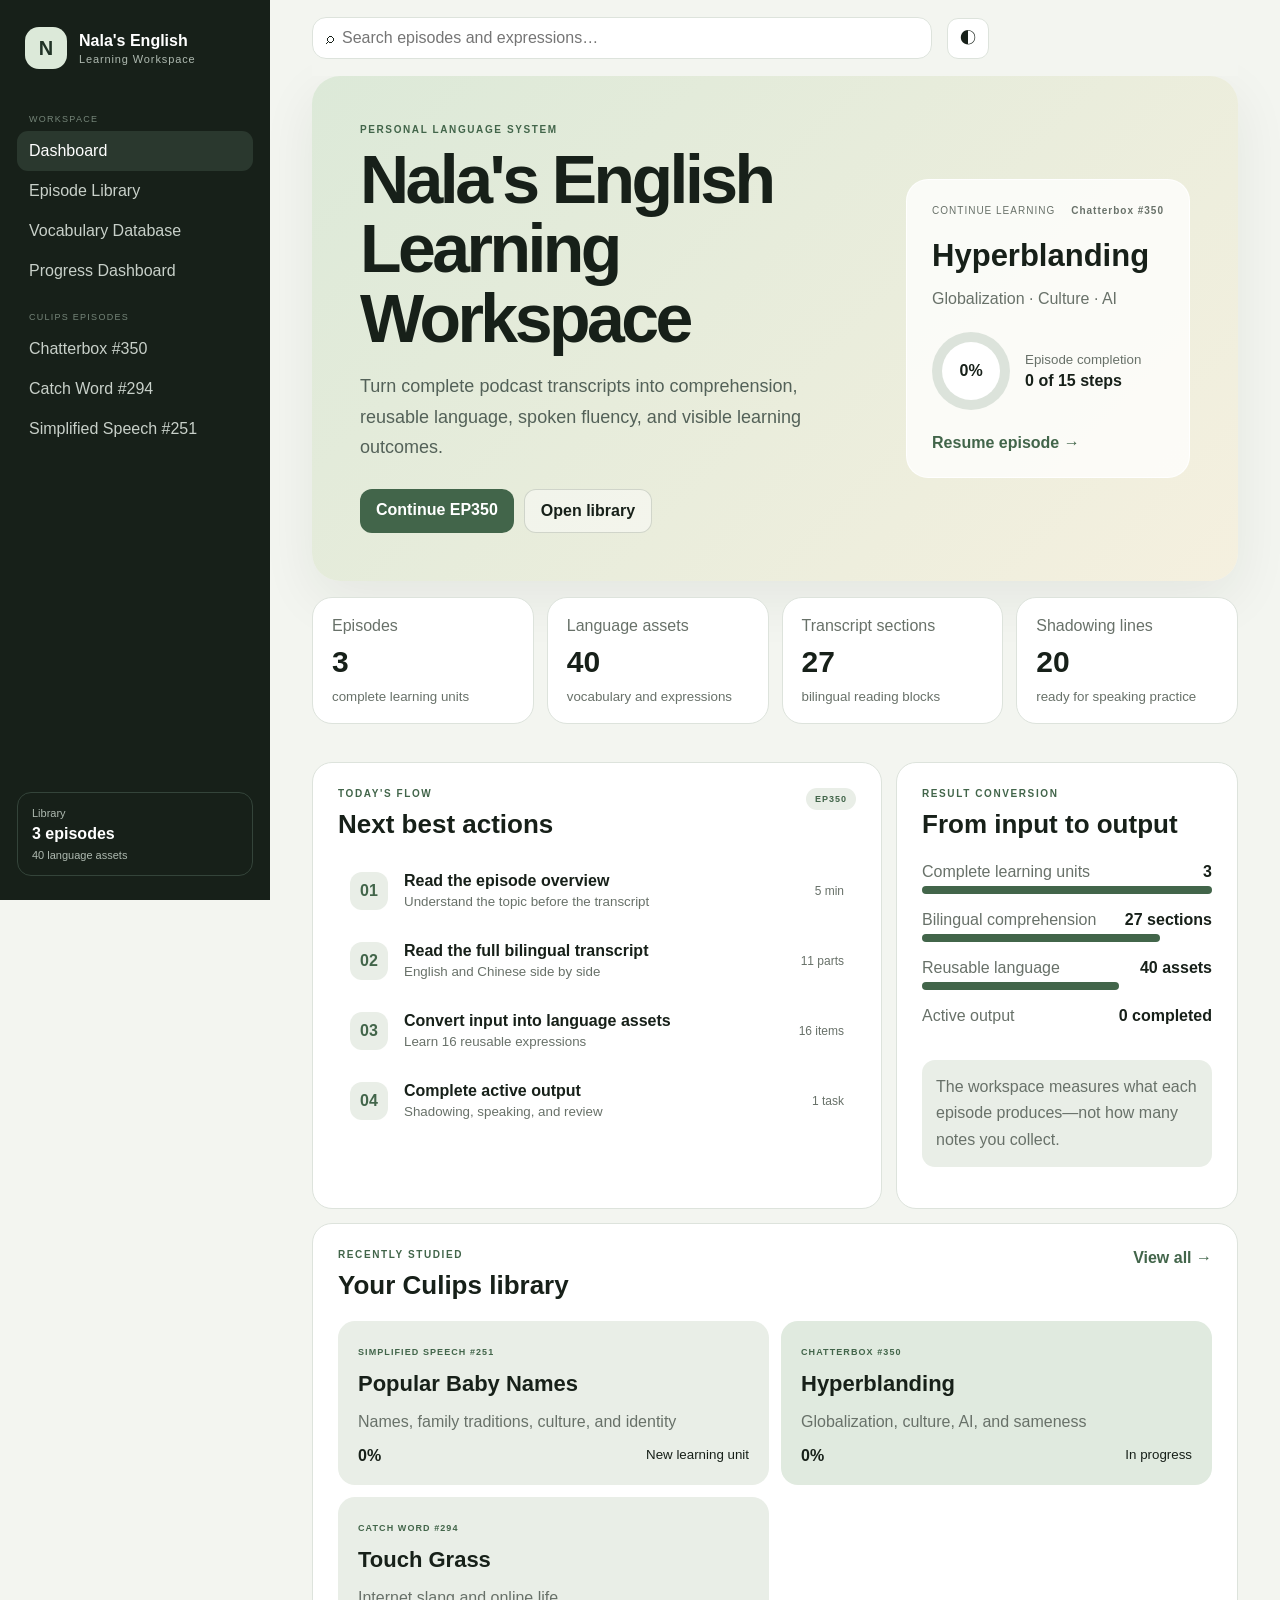
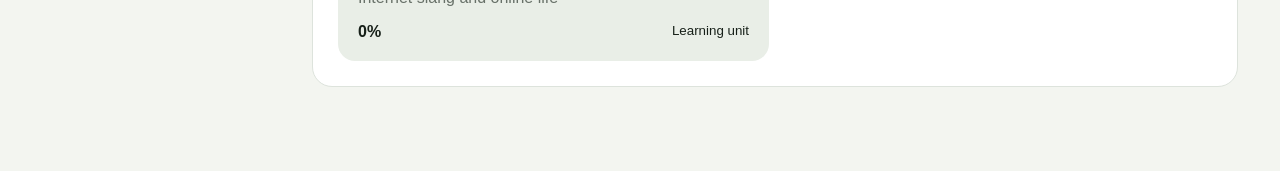
<file: index.html>
<!doctype html>
<html lang="zh-CN"><head><meta charset="utf-8"><meta name="viewport" content="width=device-width,initial-scale=1">
<meta name="description" content="Nala's English Learning Workspace"><title>Nala&#x27;s English Learning Workspace</title>
<link rel="stylesheet" href="assets/css/styles.css"></head>
<body><div class="app">
<aside class="sidebar" id="sidebar">
  <a class="brand" href="index.html"><span class="brand-mark">N</span><span><b>Nala's English</b><small>Learning Workspace</small></span></a>
  <nav>
    <div class="nav-label">WORKSPACE</div>
    <a class="nav active" href="index.html">Dashboard</a><a class="nav" href="library.html">Episode Library</a><a class="nav" href="vocabulary.html">Vocabulary Database</a><a class="nav" href="progress.html">Progress Dashboard</a>
    <div class="nav-label">CULIPS EPISODES</div>
    <a class="nav" href="episodes/ep350.html">Chatterbox #350</a>
    <a class="nav" href="episodes/ep294.html">Catch Word #294</a>
    <a class="nav" href="episodes/ep251.html">Simplified Speech #251</a>
  </nav>
  <div class="side-summary"><span>Library</span><b>3 episodes</b><small>40 language assets</small></div>
</aside>
<main><header class="topbar"><button class="menu" id="menu">☰</button><div class="searchbox"><span>⌕</span><input id="siteSearch" placeholder="Search episodes and expressions…"></div><button class="theme" id="theme">◐</button></header>

<section class="page dashboard">
  <div class="hero">
    <div>
      <p class="eyebrow">PERSONAL LANGUAGE SYSTEM</p>
      <h1>Nala's English<br>Learning Workspace</h1>
      <p class="hero-copy">Turn complete podcast transcripts into comprehension, reusable language, spoken fluency, and visible learning outcomes.</p>
      <div class="hero-actions"><a class="primary" href="episodes/ep350.html">Continue EP350</a><a class="secondary" href="library.html">Open library</a></div>
    </div>
    <article class="continue-card">
      <div class="card-label"><span>CONTINUE LEARNING</span><b>Chatterbox #350</b></div>
      <h2>Hyperblanding</h2><p>Globalization · Culture · AI</p>
      <div class="progress-row"><div class="progress-ring" data-ring="ep350"><span>0%</span></div><div><small>Episode completion</small><strong data-progress-label="ep350">0 of 16 steps</strong></div></div>
      <a href="episodes/ep350.html">Resume episode →</a>
    </article>
  </div>
  <div class="metric-grid">
    <article class="metric"><span>Episodes</span><strong>3</strong><small>complete learning units</small></article>
    <article class="metric"><span>Language assets</span><strong>40</strong><small>vocabulary and expressions</small></article>
    <article class="metric"><span>Transcript sections</span><strong>27</strong><small>bilingual reading blocks</small></article>
    <article class="metric"><span>Shadowing lines</span><strong>20</strong><small>ready for speaking practice</small></article>
  </div>
  <div class="dashboard-grid">
    <article class="panel">
      <div class="panel-head"><div><p class="eyebrow">TODAY'S FLOW</p><h2>Next best actions</h2></div><span class="pill">EP350</span></div>
      <div class="action-list">
        <a href="episodes/ep350.html#overview"><span>01</span><div><b>Read the episode overview</b><small>Understand the topic before the transcript</small></div><em>5 min</em></a>
        <a href="episodes/ep350.html#transcript"><span>02</span><div><b>Read the full bilingual transcript</b><small>English and Chinese side by side</small></div><em>11 parts</em></a>
        <a href="episodes/ep350.html#language"><span>03</span><div><b>Convert input into language assets</b><small>Learn 16 reusable expressions</small></div><em>16 items</em></a>
        <a href="episodes/ep350.html#output"><span>04</span><div><b>Complete active output</b><small>Shadowing, speaking, and review</small></div><em>1 task</em></a>
      </div>
    </article>
    <article class="panel">
      <div class="panel-head"><div><p class="eyebrow">RESULT CONVERSION</p><h2>From input to output</h2></div></div>
      <div class="funnel">
        <div><span>Complete learning units</span><b>3</b><i style="width:100%"></i></div>
        <div><span>Bilingual comprehension</span><b>27 sections</b><i style="width:82%"></i></div>
        <div><span>Reusable language</span><b>40 assets</b><i style="width:68%"></i></div>
        <div><span>Active output</span><b id="outputMetric">0 completed</b><i id="outputBar" style="width:0%"></i></div>
      </div>
      <p class="callout">The workspace measures what each episode produces—not how many notes you collect.</p>
    </article>
  </div>
  <article class="panel">
    <div class="panel-head"><div><p class="eyebrow">RECENTLY STUDIED</p><h2>Your Culips library</h2></div><a href="library.html">View all →</a></div>
    <div class="recent-grid">
      <a class="recent-card" href="episodes/ep251.html"><span>SIMPLIFIED SPEECH #251</span><h3>Popular Baby Names</h3><p>Names, family traditions, culture, and identity</p><div><b data-card-pct="ep251">0%</b><small>New learning unit</small></div></a>
      <a class="recent-card featured" href="episodes/ep350.html"><span>CHATTERBOX #350</span><h3>Hyperblanding</h3><p>Globalization, culture, AI, and sameness</p><div><b data-card-pct="ep350">0%</b><small>In progress</small></div></a>
      <a class="recent-card" href="episodes/ep294.html"><span>CATCH WORD #294</span><h3>Touch Grass</h3><p>Internet slang and online life</p><div><b data-card-pct="ep294">0%</b><small>Learning unit</small></div></a>
    </div>
  </article>
</section><div id="searchPanel" class="search-panel"></div></main></div>
<script src="assets/js/site.js"></script></body></html>
</file>
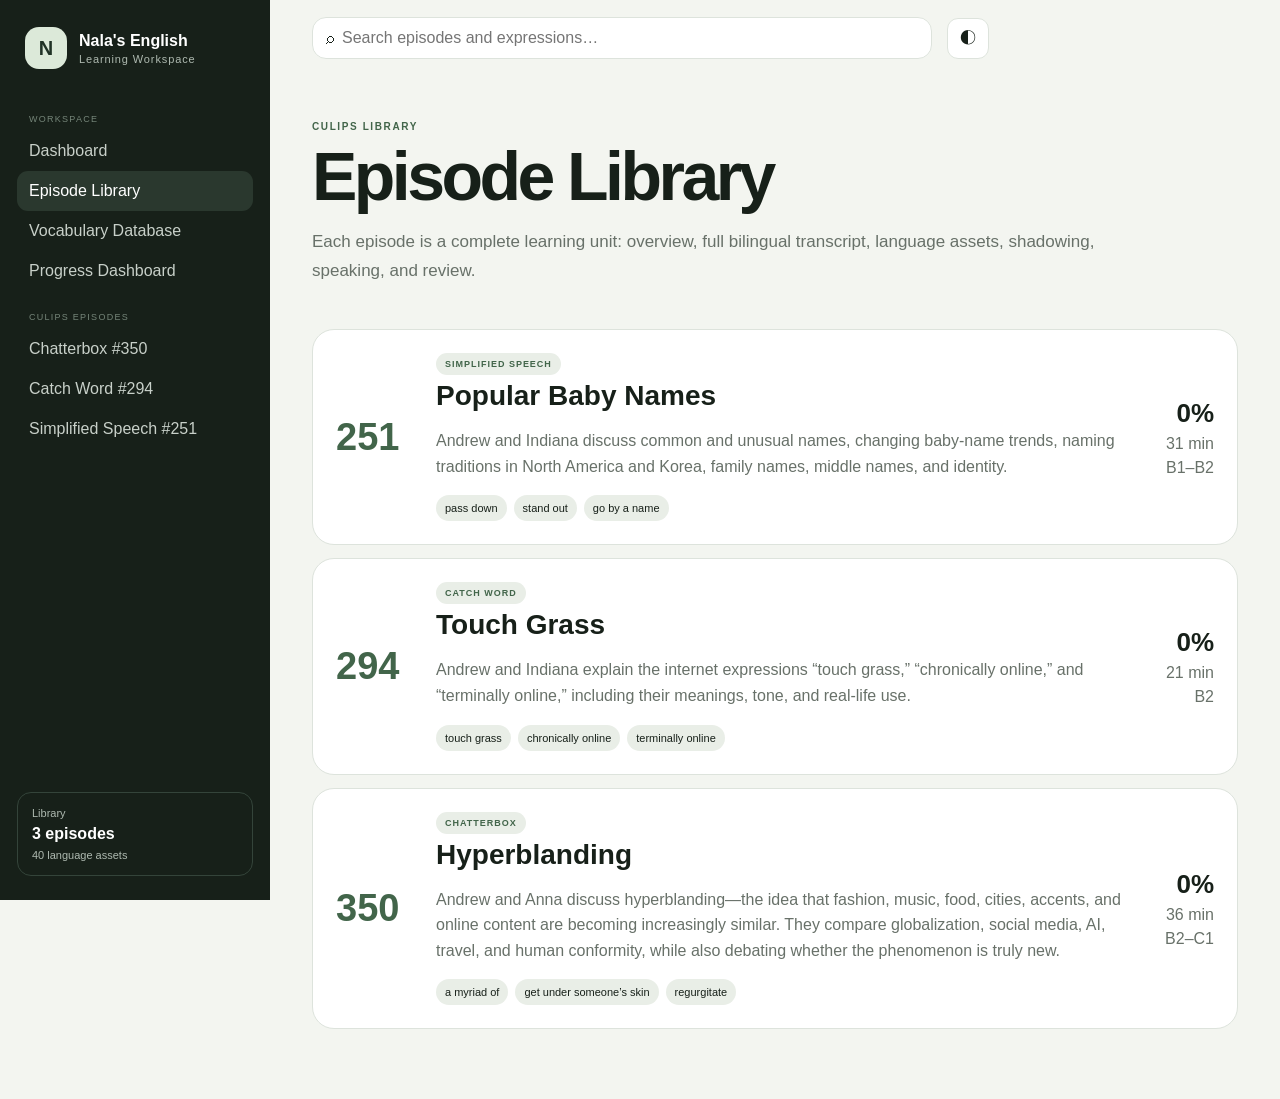
<file: library.html>
<!doctype html>
<html lang="zh-CN"><head><meta charset="utf-8"><meta name="viewport" content="width=device-width,initial-scale=1">
<meta name="description" content="Nala's English Learning Workspace"><title>Episode Library</title>
<link rel="stylesheet" href="assets/css/styles.css"></head>
<body><div class="app">
<aside class="sidebar" id="sidebar">
  <a class="brand" href="index.html"><span class="brand-mark">N</span><span><b>Nala's English</b><small>Learning Workspace</small></span></a>
  <nav>
    <div class="nav-label">WORKSPACE</div>
    <a class="nav" href="index.html">Dashboard</a><a class="nav active" href="library.html">Episode Library</a><a class="nav" href="vocabulary.html">Vocabulary Database</a><a class="nav" href="progress.html">Progress Dashboard</a>
    <div class="nav-label">CULIPS EPISODES</div>
    <a class="nav" href="episodes/ep350.html">Chatterbox #350</a>
    <a class="nav" href="episodes/ep294.html">Catch Word #294</a>
    <a class="nav" href="episodes/ep251.html">Simplified Speech #251</a>
  </nav>
  <div class="side-summary"><span>Library</span><b>3 episodes</b><small>40 language assets</small></div>
</aside>
<main><header class="topbar"><button class="menu" id="menu">☰</button><div class="searchbox"><span>⌕</span><input id="siteSearch" placeholder="Search episodes and expressions…"></div><button class="theme" id="theme">◐</button></header>

<section class="page">
<div class="page-title"><p class="eyebrow">CULIPS LIBRARY</p><h1>Episode Library</h1><p>Each episode is a complete learning unit: overview, full bilingual transcript, language assets, shadowing, speaking, and review.</p></div>
<div class="library-list">
<a class="library-card" href="episodes/ep251.html">
  <div class="episode-no">251</div>
  <div><span class="pill">SIMPLIFIED SPEECH</span><h2>Popular Baby Names</h2><p>Andrew and Indiana discuss common and unusual names, changing baby-name trends, naming traditions in North America and Korea, family names, middle names, and identity.</p>
  <div class="chip-row"><span>pass down</span><span>stand out</span><span>go by a name</span></div></div>
  <div class="library-meta"><b data-card-pct="ep251">0%</b><span>31 min</span><span>B1–B2</span></div>
</a>
<a class="library-card" href="episodes/ep294.html">
  <div class="episode-no">294</div>
  <div><span class="pill">CATCH WORD</span><h2>Touch Grass</h2><p>Andrew and Indiana explain the internet expressions “touch grass,” “chronically online,” and “terminally online,” including their meanings, tone, and real-life use.</p>
  <div class="chip-row"><span>touch grass</span><span>chronically online</span><span>terminally online</span></div></div>
  <div class="library-meta"><b data-card-pct="ep294">0%</b><span>21 min</span><span>B2</span></div>
</a>
<a class="library-card" href="episodes/ep350.html">
  <div class="episode-no">350</div>
  <div><span class="pill">CHATTERBOX</span><h2>Hyperblanding</h2><p>Andrew and Anna discuss hyperblanding—the idea that fashion, music, food, cities, accents, and online content are becoming increasingly similar. They compare globalization, social media, AI, travel, and human conformity, while also debating whether the phenomenon is truly new.</p>
  <div class="chip-row"><span>a myriad of</span><span>get under someone’s skin</span><span>regurgitate</span></div></div>
  <div class="library-meta"><b data-card-pct="ep350">0%</b><span>36 min</span><span>B2–C1</span></div>
</a></div>
</section><div id="searchPanel" class="search-panel"></div></main></div>
<script src="assets/js/site.js"></script></body></html>
</file>
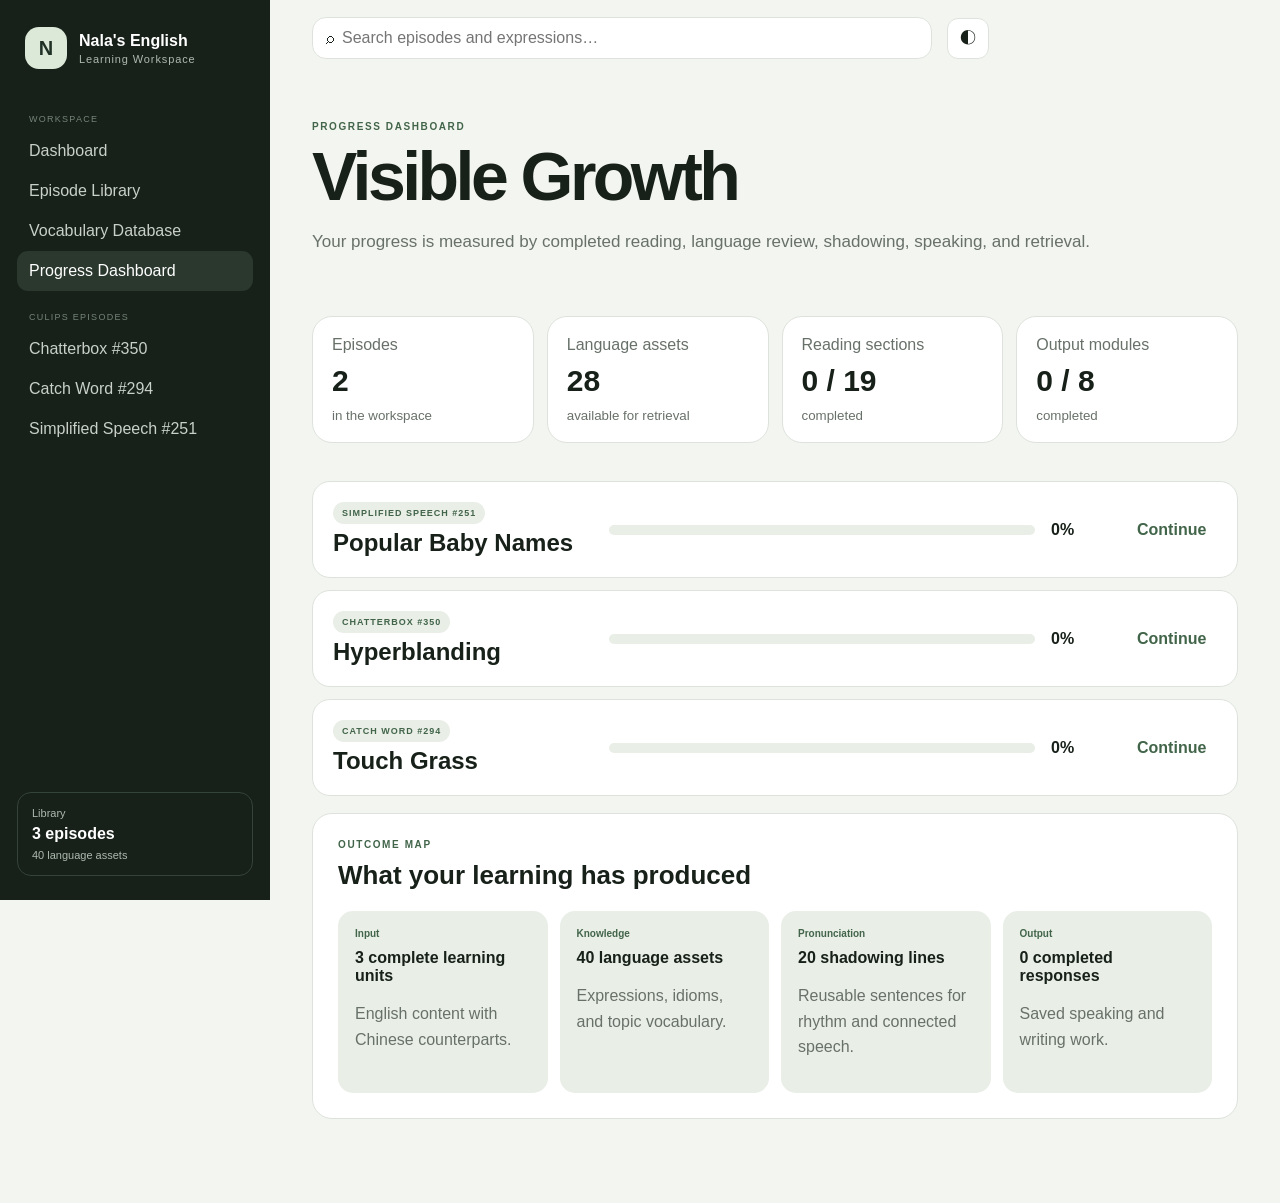
<file: progress.html>
<!doctype html>
<html lang="zh-CN"><head><meta charset="utf-8"><meta name="viewport" content="width=device-width,initial-scale=1">
<meta name="description" content="Nala's English Learning Workspace"><title>Progress Dashboard</title>
<link rel="stylesheet" href="assets/css/styles.css"></head>
<body><div class="app">
<aside class="sidebar" id="sidebar">
  <a class="brand" href="index.html"><span class="brand-mark">N</span><span><b>Nala's English</b><small>Learning Workspace</small></span></a>
  <nav>
    <div class="nav-label">WORKSPACE</div>
    <a class="nav" href="index.html">Dashboard</a><a class="nav" href="library.html">Episode Library</a><a class="nav" href="vocabulary.html">Vocabulary Database</a><a class="nav active" href="progress.html">Progress Dashboard</a>
    <div class="nav-label">CULIPS EPISODES</div>
    <a class="nav" href="episodes/ep350.html">Chatterbox #350</a>
    <a class="nav" href="episodes/ep294.html">Catch Word #294</a>
    <a class="nav" href="episodes/ep251.html">Simplified Speech #251</a>
  </nav>
  <div class="side-summary"><span>Library</span><b>3 episodes</b><small>40 language assets</small></div>
</aside>
<main><header class="topbar"><button class="menu" id="menu">☰</button><div class="searchbox"><span>⌕</span><input id="siteSearch" placeholder="Search episodes and expressions…"></div><button class="theme" id="theme">◐</button></header>

<section class="page"><div class="page-title"><p class="eyebrow">PROGRESS DASHBOARD</p><h1>Visible Growth</h1><p>Your progress is measured by completed reading, language review, shadowing, speaking, and retrieval.</p></div>
<div class="metric-grid">
<article class="metric"><span>Episodes</span><strong>2</strong><small>in the workspace</small></article>
<article class="metric"><span>Language assets</span><strong>28</strong><small>available for retrieval</small></article>
<article class="metric"><span>Reading sections</span><strong id="readTotal">0 / 19</strong><small>completed</small></article>
<article class="metric"><span>Output modules</span><strong id="outputTotal">0 / 8</strong><small>completed</small></article></div>
<div class="progress-list">
<article class="progress-episode"><div><span class="pill">SIMPLIFIED SPEECH #251</span><h2>Popular Baby Names</h2></div><div class="wide-track"><i data-wide-bar="ep251"></i></div><b data-card-pct="ep251">0%</b><a href="episodes/ep251.html">Continue</a></article>
<article class="progress-episode"><div><span class="pill">CHATTERBOX #350</span><h2>Hyperblanding</h2></div><div class="wide-track"><i data-wide-bar="ep350"></i></div><b data-card-pct="ep350">0%</b><a href="episodes/ep350.html">Continue</a></article>
<article class="progress-episode"><div><span class="pill">CATCH WORD #294</span><h2>Touch Grass</h2></div><div class="wide-track"><i data-wide-bar="ep294"></i></div><b data-card-pct="ep294">0%</b><a href="episodes/ep294.html">Continue</a></article>
</div>
<article class="panel"><div class="panel-head"><div><p class="eyebrow">OUTCOME MAP</p><h2>What your learning has produced</h2></div></div>
<div class="outcome-grid"><div><span>Input</span><b>3 complete learning units</b><p>English content with Chinese counterparts.</p></div><div><span>Knowledge</span><b>40 language assets</b><p>Expressions, idioms, and topic vocabulary.</p></div><div><span>Pronunciation</span><b>20 shadowing lines</b><p>Reusable sentences for rhythm and connected speech.</p></div><div><span>Output</span><b id="writtenOutputs">0 completed responses</b><p>Saved speaking and writing work.</p></div></div></article>
</section><div id="searchPanel" class="search-panel"></div></main></div>
<script src="assets/js/site.js"></script></body></html>
</file>
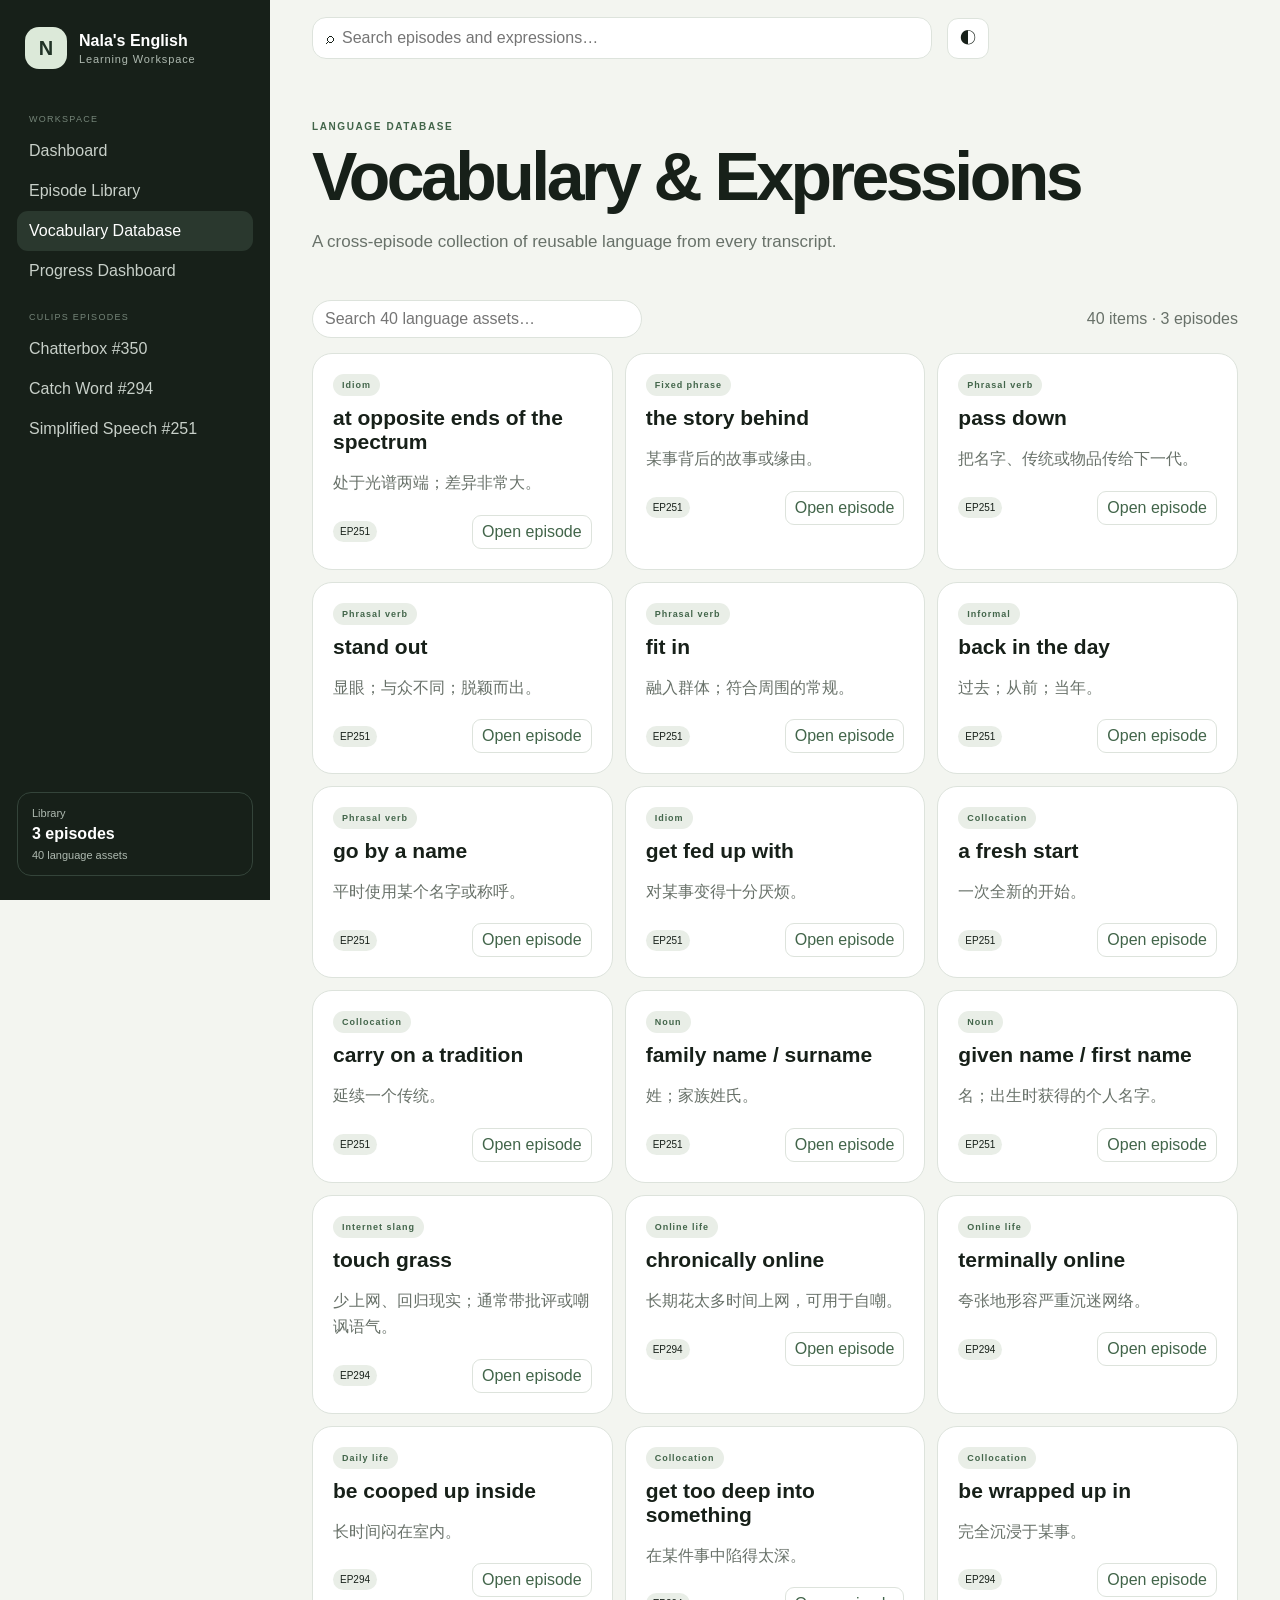
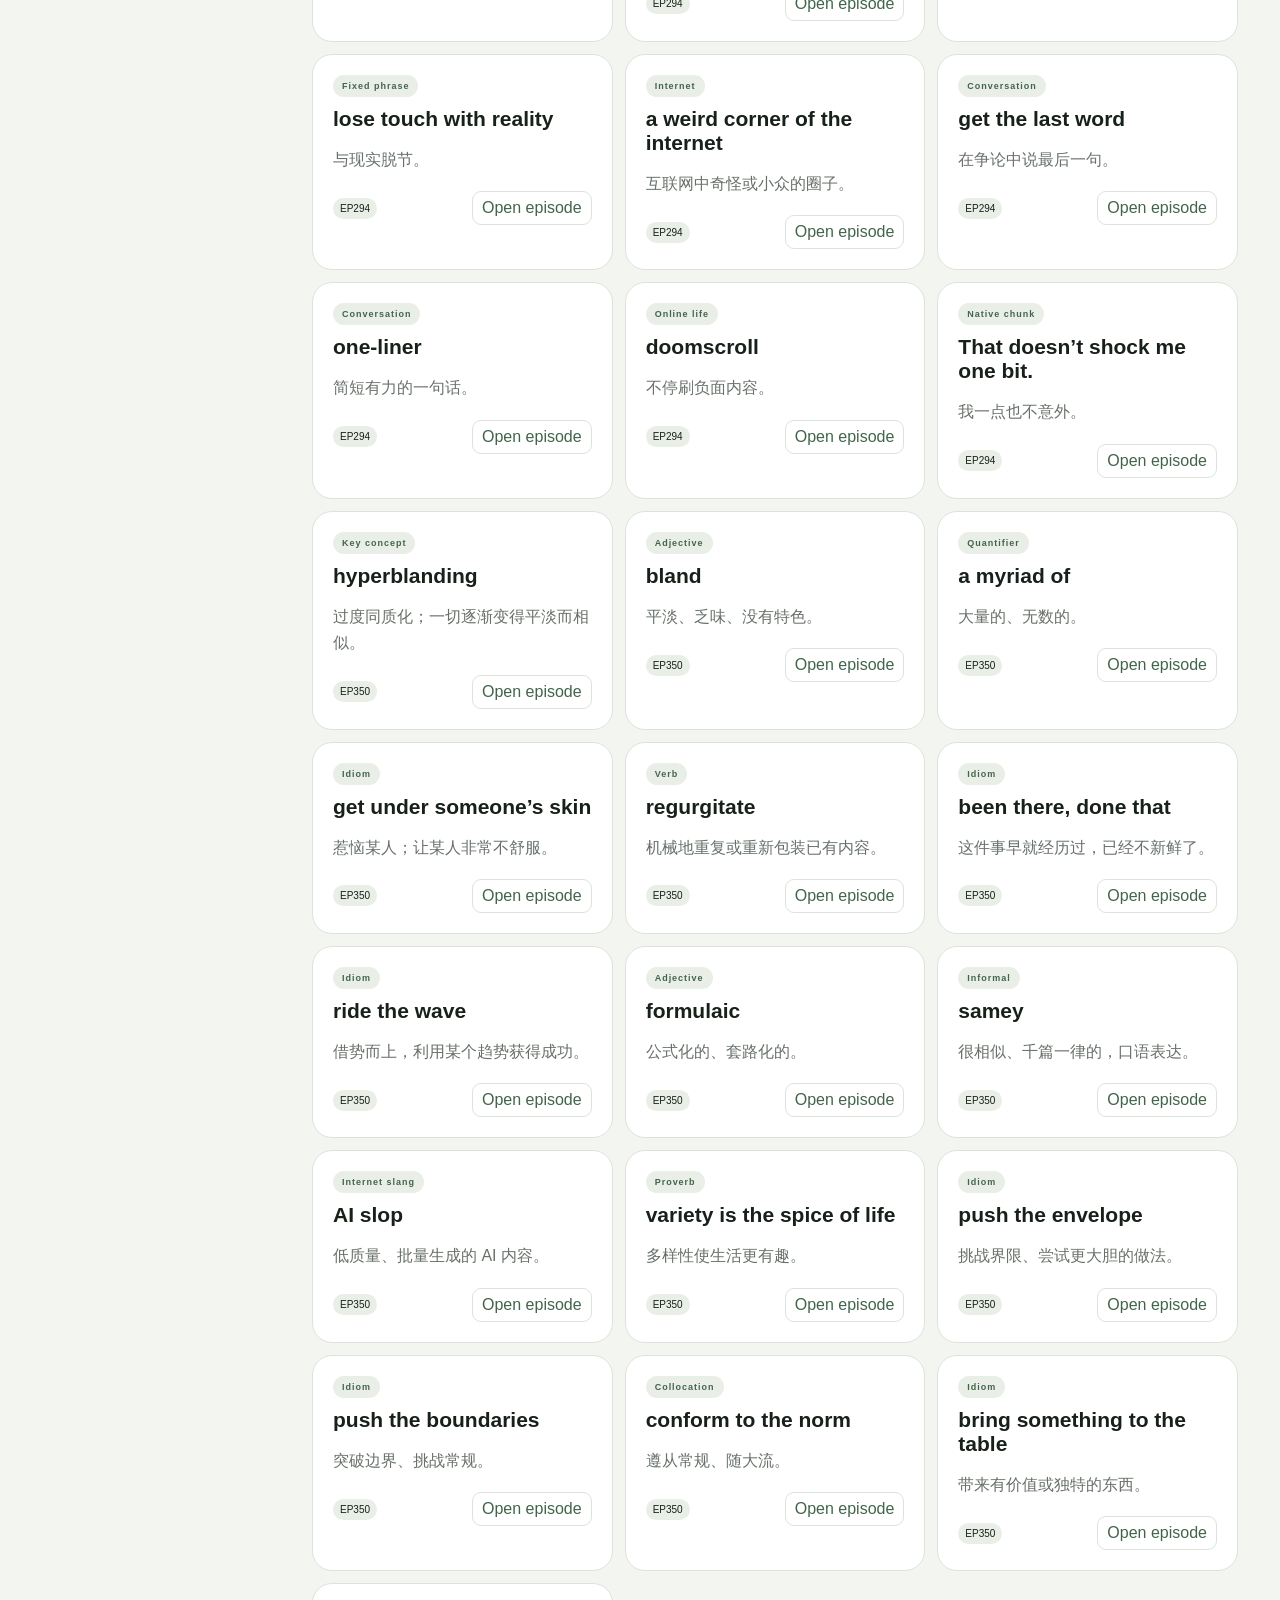
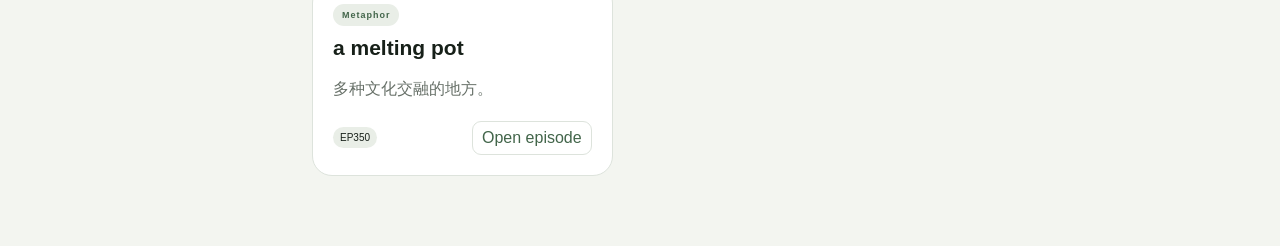
<file: vocabulary.html>
<!doctype html>
<html lang="zh-CN"><head><meta charset="utf-8"><meta name="viewport" content="width=device-width,initial-scale=1">
<meta name="description" content="Nala's English Learning Workspace"><title>Vocabulary Database</title>
<link rel="stylesheet" href="assets/css/styles.css"></head>
<body><div class="app">
<aside class="sidebar" id="sidebar">
  <a class="brand" href="index.html"><span class="brand-mark">N</span><span><b>Nala's English</b><small>Learning Workspace</small></span></a>
  <nav>
    <div class="nav-label">WORKSPACE</div>
    <a class="nav" href="index.html">Dashboard</a><a class="nav" href="library.html">Episode Library</a><a class="nav active" href="vocabulary.html">Vocabulary Database</a><a class="nav" href="progress.html">Progress Dashboard</a>
    <div class="nav-label">CULIPS EPISODES</div>
    <a class="nav" href="episodes/ep350.html">Chatterbox #350</a>
    <a class="nav" href="episodes/ep294.html">Catch Word #294</a>
    <a class="nav" href="episodes/ep251.html">Simplified Speech #251</a>
  </nav>
  <div class="side-summary"><span>Library</span><b>3 episodes</b><small>40 language assets</small></div>
</aside>
<main><header class="topbar"><button class="menu" id="menu">☰</button><div class="searchbox"><span>⌕</span><input id="siteSearch" placeholder="Search episodes and expressions…"></div><button class="theme" id="theme">◐</button></header>

<section class="page"><div class="page-title"><p class="eyebrow">LANGUAGE DATABASE</p><h1>Vocabulary & Expressions</h1><p>A cross-episode collection of reusable language from every transcript.</p></div>
<div class="database-toolbar"><input id="globalVocabSearch" placeholder="Search 40 language assets…"><span>40 items · 3 episodes</span></div>
<div class="word-grid" id="globalWordGrid"><article class="word-card global-word" data-filter-text="at opposite ends of the spectrum 处于光谱两端 idiom">
<span class="pill">Idiom</span><h3>at opposite ends of the spectrum</h3><p>处于光谱两端；差异非常大。</p><div class="word-footer"><span>EP251</span><a href="episodes/ep251.html#language">Open episode</a></div></article><article class="word-card global-word" data-filter-text="the story behind 背后的故事 fixed phrase">
<span class="pill">Fixed phrase</span><h3>the story behind</h3><p>某事背后的故事或缘由。</p><div class="word-footer"><span>EP251</span><a href="episodes/ep251.html#language">Open episode</a></div></article><article class="word-card global-word" data-filter-text="pass down 传承 phrasal verb">
<span class="pill">Phrasal verb</span><h3>pass down</h3><p>把名字、传统或物品传给下一代。</p><div class="word-footer"><span>EP251</span><a href="episodes/ep251.html#language">Open episode</a></div></article><article class="word-card global-word" data-filter-text="stand out 脱颖而出 phrasal verb">
<span class="pill">Phrasal verb</span><h3>stand out</h3><p>显眼；与众不同；脱颖而出。</p><div class="word-footer"><span>EP251</span><a href="episodes/ep251.html#language">Open episode</a></div></article><article class="word-card global-word" data-filter-text="fit in 融入 phrasal verb">
<span class="pill">Phrasal verb</span><h3>fit in</h3><p>融入群体；符合周围的常规。</p><div class="word-footer"><span>EP251</span><a href="episodes/ep251.html#language">Open episode</a></div></article><article class="word-card global-word" data-filter-text="back in the day 过去当年 informal">
<span class="pill">Informal</span><h3>back in the day</h3><p>过去；从前；当年。</p><div class="word-footer"><span>EP251</span><a href="episodes/ep251.html#language">Open episode</a></div></article><article class="word-card global-word" data-filter-text="go by a name 使用某名字 phrasal verb">
<span class="pill">Phrasal verb</span><h3>go by a name</h3><p>平时使用某个名字或称呼。</p><div class="word-footer"><span>EP251</span><a href="episodes/ep251.html#language">Open episode</a></div></article><article class="word-card global-word" data-filter-text="get fed up with 厌烦 idiom">
<span class="pill">Idiom</span><h3>get fed up with</h3><p>对某事变得十分厌烦。</p><div class="word-footer"><span>EP251</span><a href="episodes/ep251.html#language">Open episode</a></div></article><article class="word-card global-word" data-filter-text="fresh start 全新开始 collocation">
<span class="pill">Collocation</span><h3>a fresh start</h3><p>一次全新的开始。</p><div class="word-footer"><span>EP251</span><a href="episodes/ep251.html#language">Open episode</a></div></article><article class="word-card global-word" data-filter-text="carry on a tradition 延续传统 collocation">
<span class="pill">Collocation</span><h3>carry on a tradition</h3><p>延续一个传统。</p><div class="word-footer"><span>EP251</span><a href="episodes/ep251.html#language">Open episode</a></div></article><article class="word-card global-word" data-filter-text="family name surname 姓名 noun">
<span class="pill">Noun</span><h3>family name / surname</h3><p>姓；家族姓氏。</p><div class="word-footer"><span>EP251</span><a href="episodes/ep251.html#language">Open episode</a></div></article><article class="word-card global-word" data-filter-text="given name first name 名字 noun">
<span class="pill">Noun</span><h3>given name / first name</h3><p>名；出生时获得的个人名字。</p><div class="word-footer"><span>EP251</span><a href="episodes/ep251.html#language">Open episode</a></div></article><article class="word-card global-word" data-filter-text="touch grass 少上网、回归现实；通常带批评或嘲讽语气。 internet slang">
<span class="pill">Internet slang</span><h3>touch grass</h3><p>少上网、回归现实；通常带批评或嘲讽语气。</p><div class="word-footer"><span>EP294</span><a href="episodes/ep294.html#language">Open episode</a></div></article><article class="word-card global-word" data-filter-text="chronically online 长期花太多时间上网，可用于自嘲。 online life">
<span class="pill">Online life</span><h3>chronically online</h3><p>长期花太多时间上网，可用于自嘲。</p><div class="word-footer"><span>EP294</span><a href="episodes/ep294.html#language">Open episode</a></div></article><article class="word-card global-word" data-filter-text="terminally online 夸张地形容严重沉迷网络。 online life">
<span class="pill">Online life</span><h3>terminally online</h3><p>夸张地形容严重沉迷网络。</p><div class="word-footer"><span>EP294</span><a href="episodes/ep294.html#language">Open episode</a></div></article><article class="word-card global-word" data-filter-text="be cooped up inside 长时间闷在室内。 daily life">
<span class="pill">Daily life</span><h3>be cooped up inside</h3><p>长时间闷在室内。</p><div class="word-footer"><span>EP294</span><a href="episodes/ep294.html#language">Open episode</a></div></article><article class="word-card global-word" data-filter-text="get too deep into something 在某件事中陷得太深。 collocation">
<span class="pill">Collocation</span><h3>get too deep into something</h3><p>在某件事中陷得太深。</p><div class="word-footer"><span>EP294</span><a href="episodes/ep294.html#language">Open episode</a></div></article><article class="word-card global-word" data-filter-text="be wrapped up in 完全沉浸于某事。 collocation">
<span class="pill">Collocation</span><h3>be wrapped up in</h3><p>完全沉浸于某事。</p><div class="word-footer"><span>EP294</span><a href="episodes/ep294.html#language">Open episode</a></div></article><article class="word-card global-word" data-filter-text="lose touch with reality 与现实脱节。 fixed phrase">
<span class="pill">Fixed phrase</span><h3>lose touch with reality</h3><p>与现实脱节。</p><div class="word-footer"><span>EP294</span><a href="episodes/ep294.html#language">Open episode</a></div></article><article class="word-card global-word" data-filter-text="a weird corner of the internet 互联网中奇怪或小众的圈子。 internet">
<span class="pill">Internet</span><h3>a weird corner of the internet</h3><p>互联网中奇怪或小众的圈子。</p><div class="word-footer"><span>EP294</span><a href="episodes/ep294.html#language">Open episode</a></div></article><article class="word-card global-word" data-filter-text="get the last word 在争论中说最后一句。 conversation">
<span class="pill">Conversation</span><h3>get the last word</h3><p>在争论中说最后一句。</p><div class="word-footer"><span>EP294</span><a href="episodes/ep294.html#language">Open episode</a></div></article><article class="word-card global-word" data-filter-text="one-liner 简短有力的一句话。 conversation">
<span class="pill">Conversation</span><h3>one-liner</h3><p>简短有力的一句话。</p><div class="word-footer"><span>EP294</span><a href="episodes/ep294.html#language">Open episode</a></div></article><article class="word-card global-word" data-filter-text="doomscroll 不停刷负面内容。 online life">
<span class="pill">Online life</span><h3>doomscroll</h3><p>不停刷负面内容。</p><div class="word-footer"><span>EP294</span><a href="episodes/ep294.html#language">Open episode</a></div></article><article class="word-card global-word" data-filter-text="that doesn’t shock me one bit. 我一点也不意外。 native chunk">
<span class="pill">Native chunk</span><h3>That doesn’t shock me one bit.</h3><p>我一点也不意外。</p><div class="word-footer"><span>EP294</span><a href="episodes/ep294.html#language">Open episode</a></div></article><article class="word-card global-word" data-filter-text="hyperblanding 过度同质化；一切逐渐变得平淡而相似。 key concept">
<span class="pill">Key concept</span><h3>hyperblanding</h3><p>过度同质化；一切逐渐变得平淡而相似。</p><div class="word-footer"><span>EP350</span><a href="episodes/ep350.html#language">Open episode</a></div></article><article class="word-card global-word" data-filter-text="bland 平淡、乏味、没有特色。 adjective">
<span class="pill">Adjective</span><h3>bland</h3><p>平淡、乏味、没有特色。</p><div class="word-footer"><span>EP350</span><a href="episodes/ep350.html#language">Open episode</a></div></article><article class="word-card global-word" data-filter-text="a myriad of 大量的、无数的。 quantifier">
<span class="pill">Quantifier</span><h3>a myriad of</h3><p>大量的、无数的。</p><div class="word-footer"><span>EP350</span><a href="episodes/ep350.html#language">Open episode</a></div></article><article class="word-card global-word" data-filter-text="get under someone’s skin 惹恼某人；让某人非常不舒服。 idiom">
<span class="pill">Idiom</span><h3>get under someone’s skin</h3><p>惹恼某人；让某人非常不舒服。</p><div class="word-footer"><span>EP350</span><a href="episodes/ep350.html#language">Open episode</a></div></article><article class="word-card global-word" data-filter-text="regurgitate 机械地重复或重新包装已有内容。 verb">
<span class="pill">Verb</span><h3>regurgitate</h3><p>机械地重复或重新包装已有内容。</p><div class="word-footer"><span>EP350</span><a href="episodes/ep350.html#language">Open episode</a></div></article><article class="word-card global-word" data-filter-text="been there, done that 这件事早就经历过，已经不新鲜了。 idiom">
<span class="pill">Idiom</span><h3>been there, done that</h3><p>这件事早就经历过，已经不新鲜了。</p><div class="word-footer"><span>EP350</span><a href="episodes/ep350.html#language">Open episode</a></div></article><article class="word-card global-word" data-filter-text="ride the wave 借势而上，利用某个趋势获得成功。 idiom">
<span class="pill">Idiom</span><h3>ride the wave</h3><p>借势而上，利用某个趋势获得成功。</p><div class="word-footer"><span>EP350</span><a href="episodes/ep350.html#language">Open episode</a></div></article><article class="word-card global-word" data-filter-text="formulaic 公式化的、套路化的。 adjective">
<span class="pill">Adjective</span><h3>formulaic</h3><p>公式化的、套路化的。</p><div class="word-footer"><span>EP350</span><a href="episodes/ep350.html#language">Open episode</a></div></article><article class="word-card global-word" data-filter-text="samey 很相似、千篇一律的，口语表达。 informal">
<span class="pill">Informal</span><h3>samey</h3><p>很相似、千篇一律的，口语表达。</p><div class="word-footer"><span>EP350</span><a href="episodes/ep350.html#language">Open episode</a></div></article><article class="word-card global-word" data-filter-text="ai slop 低质量、批量生成的 ai 内容。 internet slang">
<span class="pill">Internet slang</span><h3>AI slop</h3><p>低质量、批量生成的 AI 内容。</p><div class="word-footer"><span>EP350</span><a href="episodes/ep350.html#language">Open episode</a></div></article><article class="word-card global-word" data-filter-text="variety is the spice of life 多样性使生活更有趣。 proverb">
<span class="pill">Proverb</span><h3>variety is the spice of life</h3><p>多样性使生活更有趣。</p><div class="word-footer"><span>EP350</span><a href="episodes/ep350.html#language">Open episode</a></div></article><article class="word-card global-word" data-filter-text="push the envelope 挑战界限、尝试更大胆的做法。 idiom">
<span class="pill">Idiom</span><h3>push the envelope</h3><p>挑战界限、尝试更大胆的做法。</p><div class="word-footer"><span>EP350</span><a href="episodes/ep350.html#language">Open episode</a></div></article><article class="word-card global-word" data-filter-text="push the boundaries 突破边界、挑战常规。 idiom">
<span class="pill">Idiom</span><h3>push the boundaries</h3><p>突破边界、挑战常规。</p><div class="word-footer"><span>EP350</span><a href="episodes/ep350.html#language">Open episode</a></div></article><article class="word-card global-word" data-filter-text="conform to the norm 遵从常规、随大流。 collocation">
<span class="pill">Collocation</span><h3>conform to the norm</h3><p>遵从常规、随大流。</p><div class="word-footer"><span>EP350</span><a href="episodes/ep350.html#language">Open episode</a></div></article><article class="word-card global-word" data-filter-text="bring something to the table 带来有价值或独特的东西。 idiom">
<span class="pill">Idiom</span><h3>bring something to the table</h3><p>带来有价值或独特的东西。</p><div class="word-footer"><span>EP350</span><a href="episodes/ep350.html#language">Open episode</a></div></article><article class="word-card global-word" data-filter-text="a melting pot 多种文化交融的地方。 metaphor">
<span class="pill">Metaphor</span><h3>a melting pot</h3><p>多种文化交融的地方。</p><div class="word-footer"><span>EP350</span><a href="episodes/ep350.html#language">Open episode</a></div></article></div></section><div id="searchPanel" class="search-panel"></div></main></div>
<script src="assets/js/site.js"></script></body></html>
</file>
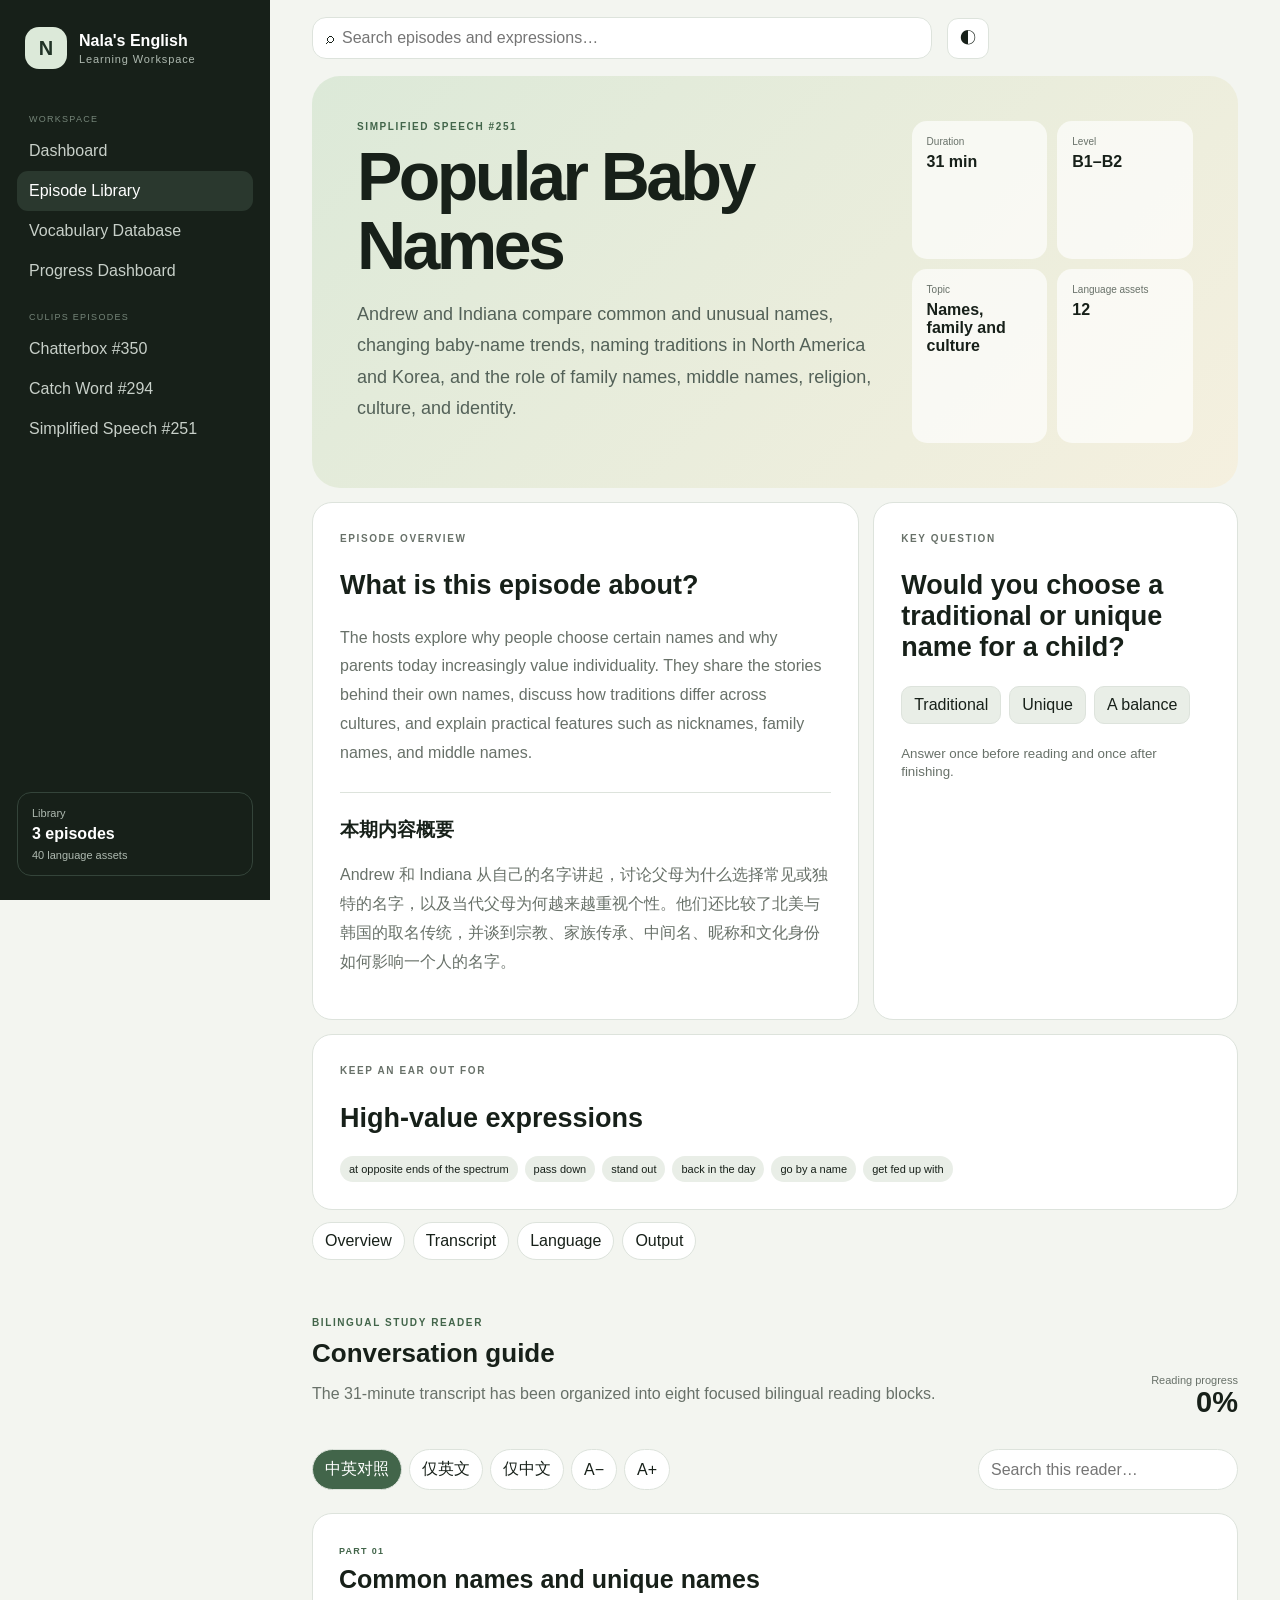
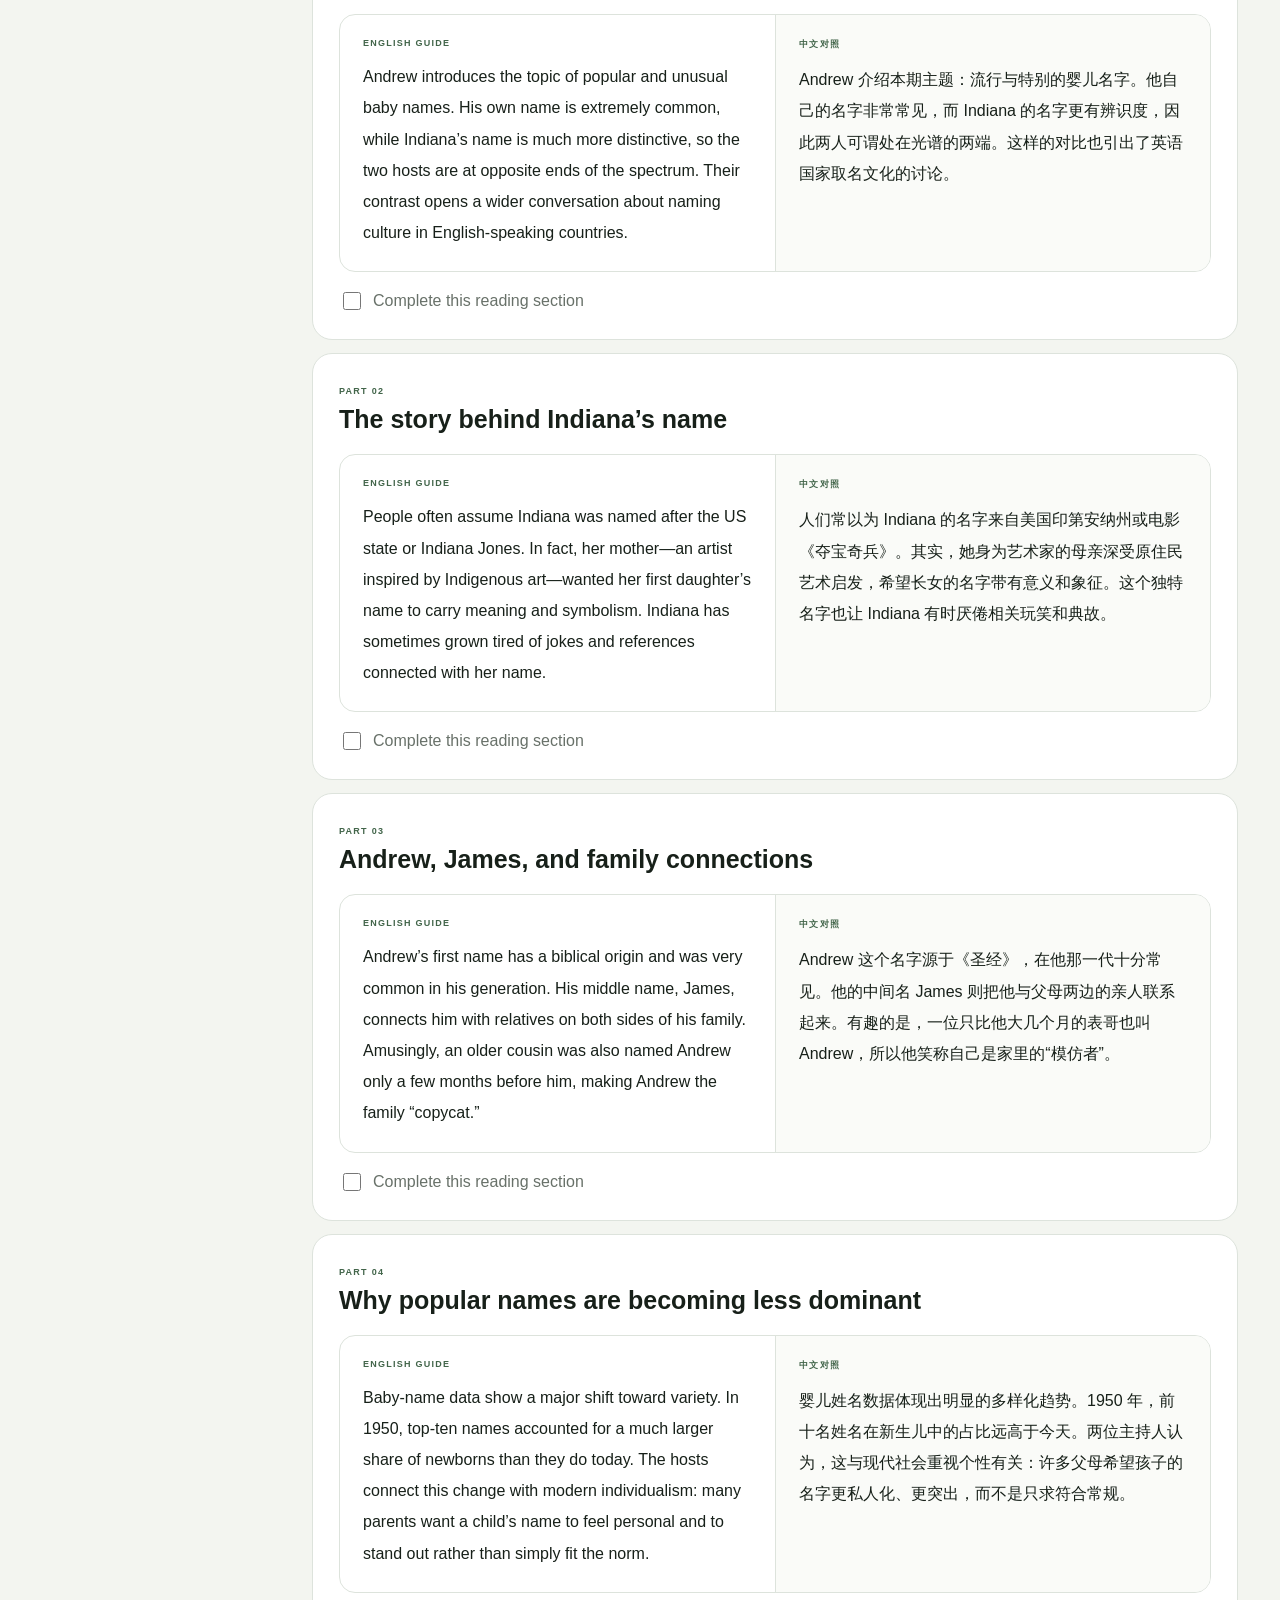
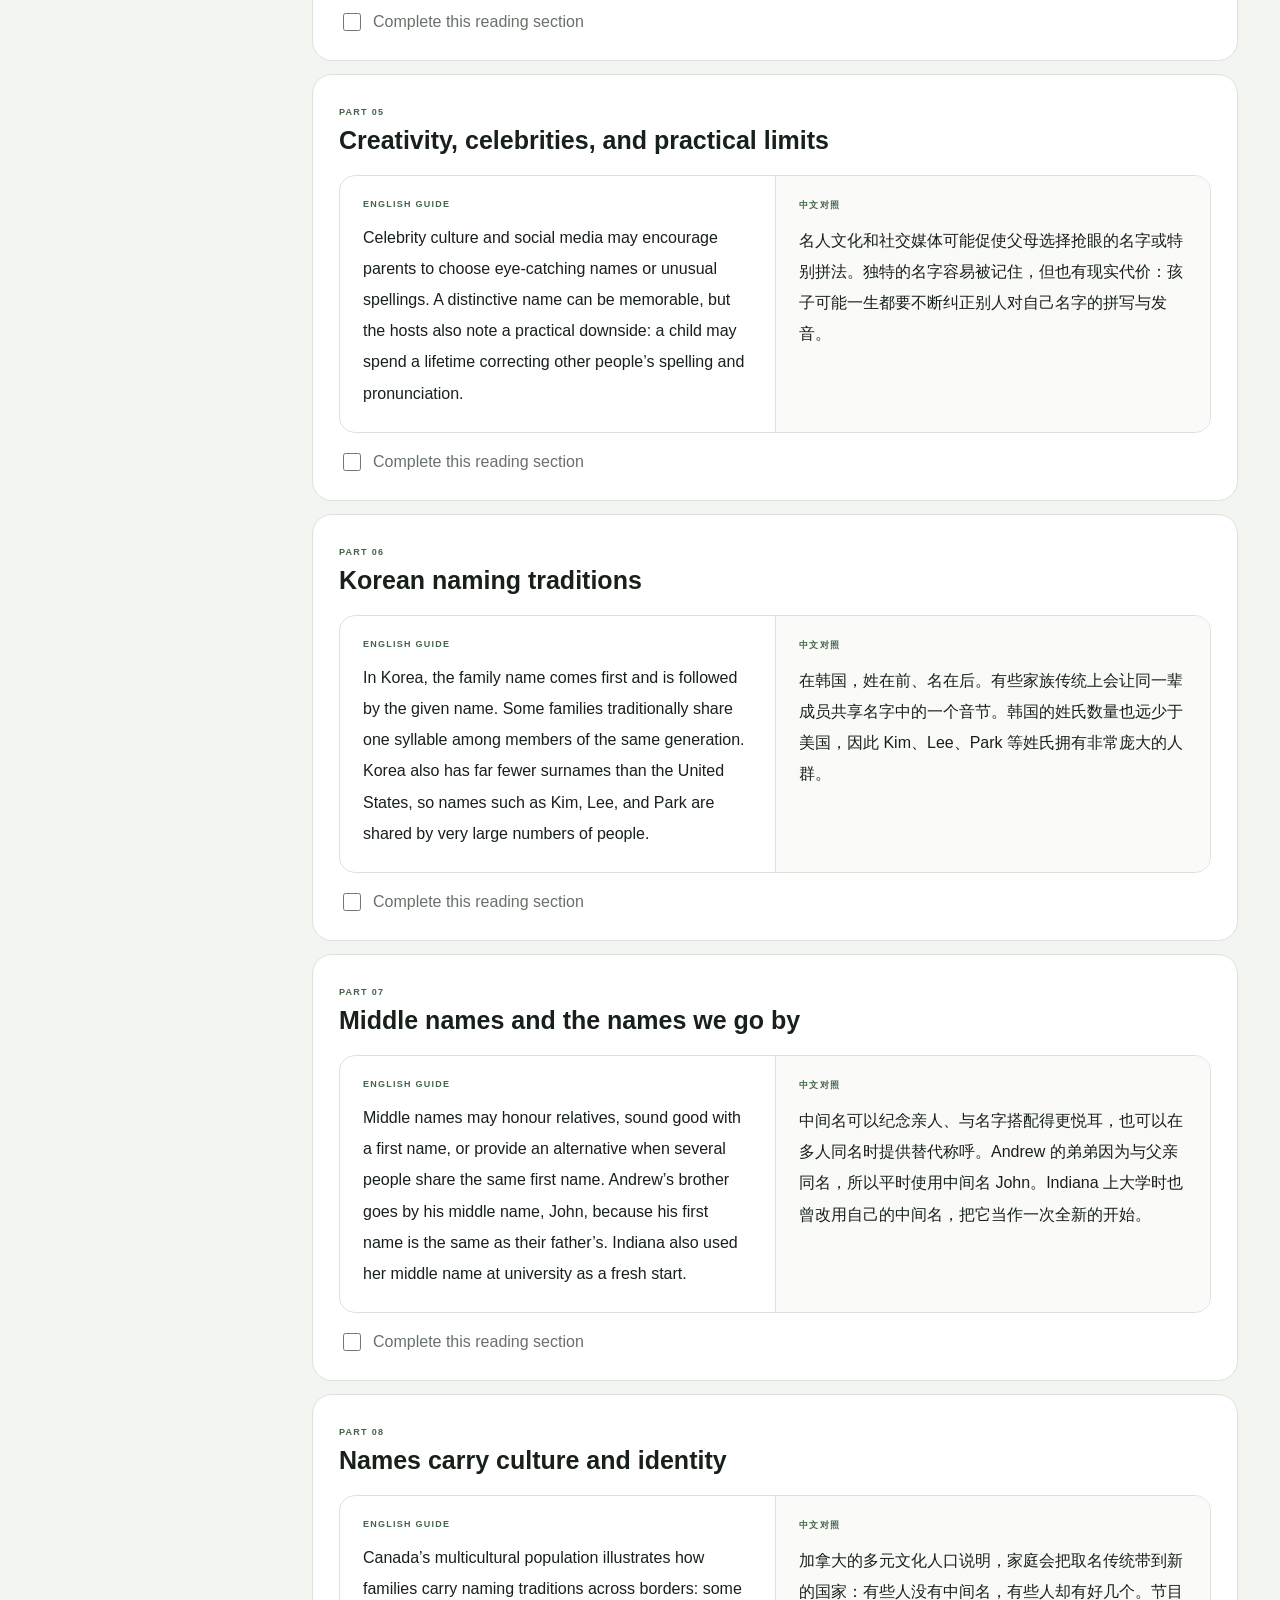
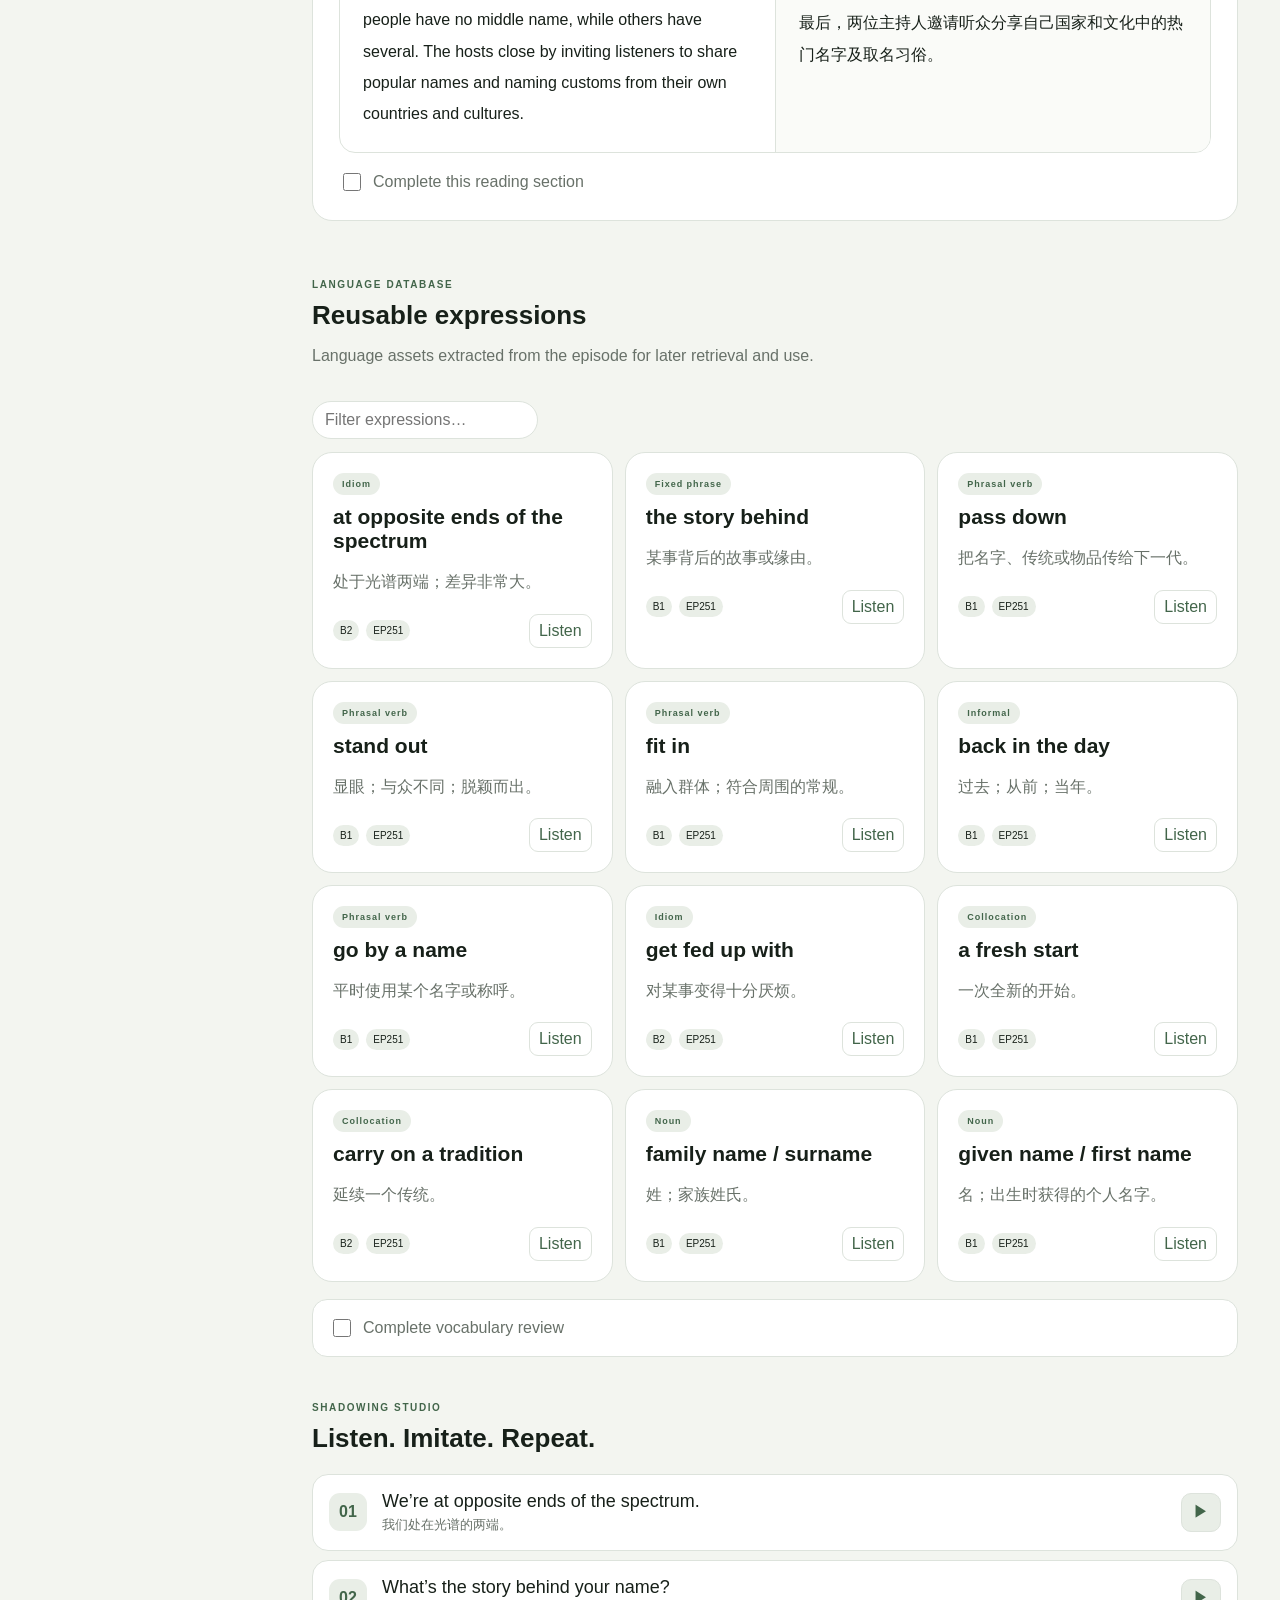
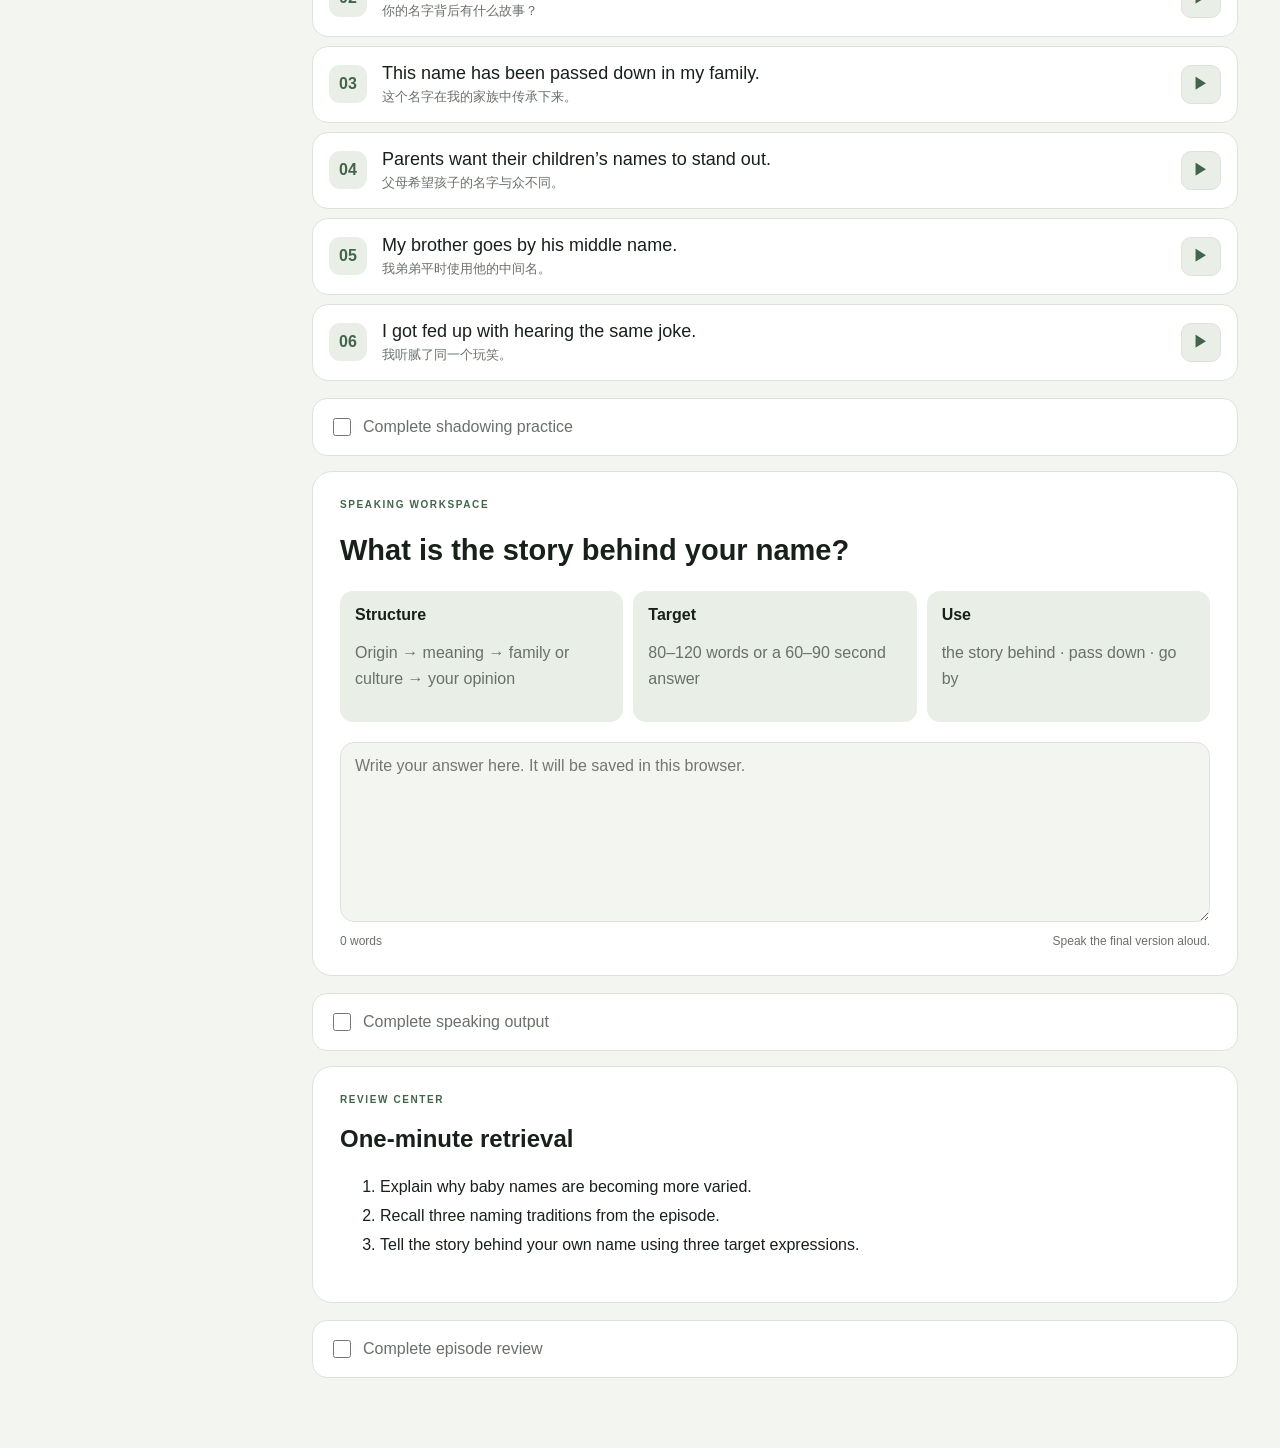
<file: episodes/ep251.html>
<!doctype html>
<html lang="zh-CN"><head><meta charset="utf-8"><meta name="viewport" content="width=device-width,initial-scale=1">
<meta name="description" content="Simplified Speech #251 – Popular Baby Names"><title>Simplified Speech #251 – Popular Baby Names</title>
<link rel="stylesheet" href="../assets/css/styles.css"></head>
<body><div class="app">
<aside class="sidebar" id="sidebar">
  <a class="brand" href="../index.html"><span class="brand-mark">N</span><span><b>Nala's English</b><small>Learning Workspace</small></span></a>
  <nav>
    <div class="nav-label">WORKSPACE</div>
    <a class="nav" href="../index.html">Dashboard</a><a class="nav active" href="../library.html">Episode Library</a><a class="nav" href="../vocabulary.html">Vocabulary Database</a><a class="nav" href="../progress.html">Progress Dashboard</a>
    <div class="nav-label">CULIPS EPISODES</div>
    <a class="nav" href="../episodes/ep350.html">Chatterbox #350</a>
    <a class="nav" href="../episodes/ep294.html">Catch Word #294</a>
    <a class="nav" href="../episodes/ep251.html">Simplified Speech #251</a>
  </nav>
  <div class="side-summary"><span>Library</span><b>3 episodes</b><small>40 language assets</small></div>
</aside>
<main><header class="topbar"><button class="menu" id="menu">☰</button><div class="searchbox"><span>⌕</span><input id="siteSearch" placeholder="Search episodes and expressions…"></div><button class="theme" id="theme">◐</button></header>

<section class="page episode-page" data-episode-page="ep251">
<section class="episode-overview" id="overview">
  <div class="episode-cover">
    <div><p class="eyebrow">SIMPLIFIED SPEECH #251</p><h1>Popular Baby Names</h1>
    <p class="episode-lead">Andrew and Indiana compare common and unusual names, changing baby-name trends, naming traditions in North America and Korea, and the role of family names, middle names, religion, culture, and identity.</p></div>
    <div class="snapshot">
      <div><span>Duration</span><b>31 min</b></div><div><span>Level</span><b>B1–B2</b></div>
      <div><span>Topic</span><b>Names, family and culture</b></div><div><span>Language assets</span><b>12</b></div>
    </div>
  </div>
  <div class="overview-grid">
    <article class="overview-copy"><p class="eyebrow">EPISODE OVERVIEW</p><h2>What is this episode about?</h2><p>The hosts explore why people choose certain names and why parents today increasingly value individuality. They share the stories behind their own names, discuss how traditions differ across cultures, and explain practical features such as nicknames, family names, and middle names.</p>
      <hr><h3>本期内容概要</h3><p>Andrew 和 Indiana 从自己的名字讲起，讨论父母为什么选择常见或独特的名字，以及当代父母为何越来越重视个性。他们还比较了北美与韩国的取名传统，并谈到宗教、家族传承、中间名、昵称和文化身份如何影响一个人的名字。</p>
    </article>
    <article class="question-card"><p class="eyebrow">KEY QUESTION</p><h2>Would you choose a traditional or unique name for a child?</h2>
      <div class="choice-row"><button type="button">Traditional</button><button type="button">Unique</button><button type="button">A balance</button></div>
      <small>Answer once before reading and once after finishing.</small>
    </article>
  </div>
  <article class="overview-copy"><p class="eyebrow">KEEP AN EAR OUT FOR</p><h2>High-value expressions</h2>
    <div class="keyword-cloud"><span>at opposite ends of the spectrum</span><span>pass down</span><span>stand out</span><span>back in the day</span><span>go by a name</span><span>get fed up with</span></div>
  </article>
</section>
<nav class="episode-nav"><a href="#overview">Overview</a><a href="#transcript">Transcript</a><a href="#language">Language</a><a href="#output">Output</a></nav>
<section id="transcript">
  <div class="section-title"><div><p class="eyebrow">BILINGUAL STUDY READER</p><h2>Conversation guide</h2><p>The 31-minute transcript has been organized into eight focused bilingual reading blocks.</p></div><div class="reader-status"><span>Reading progress</span><b data-reader-pct="ep251">0%</b></div></div>
  <div class="reader-toolbar"><button class="reader-view active" data-view="both">中英对照</button><button class="reader-view" data-view="en">仅英文</button><button class="reader-view" data-view="zh">仅中文</button><button class="font-control" data-font="-">A−</button><button class="font-control" data-font="+">A+</button><input class="reader-search" placeholder="Search this reader…"></div>
  <div class="reader-content">
  <article class="reader-section" data-reader-search="introduction common unique names culture"><div class="reader-section-head"><span>PART 01</span><h2>Common names and unique names</h2></div><div class="parallel-reader">
    <div class="language-column"><div class="language-label">ENGLISH GUIDE</div><p>Andrew introduces the topic of popular and unusual baby names. His own name is extremely common, while Indiana’s name is much more distinctive, so the two hosts are at opposite ends of the spectrum. Their contrast opens a wider conversation about naming culture in English-speaking countries.</p></div>
    <div class="language-column translation"><div class="language-label">中文对照</div><p>Andrew 介绍本期主题：流行与特别的婴儿名字。他自己的名字非常常见，而 Indiana 的名字更有辨识度，因此两人可谓处在光谱的两端。这样的对比也引出了英语国家取名文化的讨论。</p></div>
  </div><label class="completion"><input type="checkbox" data-episode="ep251" data-step="read-1"> Complete this reading section</label></article>
  <article class="reader-section" data-reader-search="Indiana name symbolism art story meaning"><div class="reader-section-head"><span>PART 02</span><h2>The story behind Indiana’s name</h2></div><div class="parallel-reader">
    <div class="language-column"><div class="language-label">ENGLISH GUIDE</div><p>People often assume Indiana was named after the US state or Indiana Jones. In fact, her mother—an artist inspired by Indigenous art—wanted her first daughter’s name to carry meaning and symbolism. Indiana has sometimes grown tired of jokes and references connected with her name.</p></div>
    <div class="language-column translation"><div class="language-label">中文对照</div><p>人们常以为 Indiana 的名字来自美国印第安纳州或电影《夺宝奇兵》。其实，她身为艺术家的母亲深受原住民艺术启发，希望长女的名字带有意义和象征。这个独特名字也让 Indiana 有时厌倦相关玩笑和典故。</p></div>
  </div><label class="completion"><input type="checkbox" data-episode="ep251" data-step="read-2"> Complete this reading section</label></article>
  <article class="reader-section" data-reader-search="Andrew James biblical family cousin same name"><div class="reader-section-head"><span>PART 03</span><h2>Andrew, James, and family connections</h2></div><div class="parallel-reader">
    <div class="language-column"><div class="language-label">ENGLISH GUIDE</div><p>Andrew’s first name has a biblical origin and was very common in his generation. His middle name, James, connects him with relatives on both sides of his family. Amusingly, an older cousin was also named Andrew only a few months before him, making Andrew the family “copycat.”</p></div>
    <div class="language-column translation"><div class="language-label">中文对照</div><p>Andrew 这个名字源于《圣经》，在他那一代十分常见。他的中间名 James 则把他与父母两边的亲人联系起来。有趣的是，一位只比他大几个月的表哥也叫 Andrew，所以他笑称自己是家里的“模仿者”。</p></div>
  </div><label class="completion"><input type="checkbox" data-episode="ep251" data-step="read-3"> Complete this reading section</label></article>
  <article class="reader-section" data-reader-search="popular names 1950 2025 individuality trends"><div class="reader-section-head"><span>PART 04</span><h2>Why popular names are becoming less dominant</h2></div><div class="parallel-reader">
    <div class="language-column"><div class="language-label">ENGLISH GUIDE</div><p>Baby-name data show a major shift toward variety. In 1950, top-ten names accounted for a much larger share of newborns than they do today. The hosts connect this change with modern individualism: many parents want a child’s name to feel personal and to stand out rather than simply fit the norm.</p></div>
    <div class="language-column translation"><div class="language-label">中文对照</div><p>婴儿姓名数据体现出明显的多样化趋势。1950 年，前十名姓名在新生儿中的占比远高于今天。两位主持人认为，这与现代社会重视个性有关：许多父母希望孩子的名字更私人化、更突出，而不是只求符合常规。</p></div>
  </div><label class="completion"><input type="checkbox" data-episode="ep251" data-step="read-4"> Complete this reading section</label></article>
  <article class="reader-section" data-reader-search="celebrity unusual names spelling pronunciation"><div class="reader-section-head"><span>PART 05</span><h2>Creativity, celebrities, and practical limits</h2></div><div class="parallel-reader">
    <div class="language-column"><div class="language-label">ENGLISH GUIDE</div><p>Celebrity culture and social media may encourage parents to choose eye-catching names or unusual spellings. A distinctive name can be memorable, but the hosts also note a practical downside: a child may spend a lifetime correcting other people’s spelling and pronunciation.</p></div>
    <div class="language-column translation"><div class="language-label">中文对照</div><p>名人文化和社交媒体可能促使父母选择抢眼的名字或特别拼法。独特的名字容易被记住，但也有现实代价：孩子可能一生都要不断纠正别人对自己名字的拼写与发音。</p></div>
  </div><label class="completion"><input type="checkbox" data-episode="ep251" data-step="read-5"> Complete this reading section</label></article>
  <article class="reader-section" data-reader-search="Korea surname given name generation syllable culture"><div class="reader-section-head"><span>PART 06</span><h2>Korean naming traditions</h2></div><div class="parallel-reader">
    <div class="language-column"><div class="language-label">ENGLISH GUIDE</div><p>In Korea, the family name comes first and is followed by the given name. Some families traditionally share one syllable among members of the same generation. Korea also has far fewer surnames than the United States, so names such as Kim, Lee, and Park are shared by very large numbers of people.</p></div>
    <div class="language-column translation"><div class="language-label">中文对照</div><p>在韩国，姓在前、名在后。有些家族传统上会让同一辈成员共享名字中的一个音节。韩国的姓氏数量也远少于美国，因此 Kim、Lee、Park 等姓氏拥有非常庞大的人群。</p></div>
  </div><label class="completion"><input type="checkbox" data-episode="ep251" data-step="read-6"> Complete this reading section</label></article>
  <article class="reader-section" data-reader-search="middle name tradition nickname go by immigration"><div class="reader-section-head"><span>PART 07</span><h2>Middle names and the names we go by</h2></div><div class="parallel-reader">
    <div class="language-column"><div class="language-label">ENGLISH GUIDE</div><p>Middle names may honour relatives, sound good with a first name, or provide an alternative when several people share the same first name. Andrew’s brother goes by his middle name, John, because his first name is the same as their father’s. Indiana also used her middle name at university as a fresh start.</p></div>
    <div class="language-column translation"><div class="language-label">中文对照</div><p>中间名可以纪念亲人、与名字搭配得更悦耳，也可以在多人同名时提供替代称呼。Andrew 的弟弟因为与父亲同名，所以平时使用中间名 John。Indiana 上大学时也曾改用自己的中间名，把它当作一次全新的开始。</p></div>
  </div><label class="completion"><input type="checkbox" data-episode="ep251" data-step="read-7"> Complete this reading section</label></article>
  <article class="reader-section" data-reader-search="wrap up naming traditions culture identity Discord"><div class="reader-section-head"><span>PART 08</span><h2>Names carry culture and identity</h2></div><div class="parallel-reader">
    <div class="language-column"><div class="language-label">ENGLISH GUIDE</div><p>Canada’s multicultural population illustrates how families carry naming traditions across borders: some people have no middle name, while others have several. The hosts close by inviting listeners to share popular names and naming customs from their own countries and cultures.</p></div>
    <div class="language-column translation"><div class="language-label">中文对照</div><p>加拿大的多元文化人口说明，家庭会把取名传统带到新的国家：有些人没有中间名，有些人却有好几个。节目最后，两位主持人邀请听众分享自己国家和文化中的热门名字及取名习俗。</p></div>
  </div><label class="completion"><input type="checkbox" data-episode="ep251" data-step="read-8"> Complete this reading section</label></article>
  </div>
</section>
<section id="language">
  <div class="section-title"><div><p class="eyebrow">LANGUAGE DATABASE</p><h2>Reusable expressions</h2><p>Language assets extracted from the episode for later retrieval and use.</p></div></div>
  <div class="filter-box"><input class="vocab-search" placeholder="Filter expressions…"></div>
  <div class="word-grid">
    <article class="word-card" data-filter-text="at opposite ends of the spectrum 处于光谱两端 idiom"><span class="pill">Idiom</span><h3>at opposite ends of the spectrum</h3><p>处于光谱两端；差异非常大。</p><div class="word-footer"><span>B2</span><span>EP251</span><button class="speak" data-speak="at opposite ends of the spectrum">Listen</button></div></article>
    <article class="word-card" data-filter-text="the story behind 背后的故事 fixed phrase"><span class="pill">Fixed phrase</span><h3>the story behind</h3><p>某事背后的故事或缘由。</p><div class="word-footer"><span>B1</span><span>EP251</span><button class="speak" data-speak="the story behind">Listen</button></div></article>
    <article class="word-card" data-filter-text="pass down 传承 phrasal verb"><span class="pill">Phrasal verb</span><h3>pass down</h3><p>把名字、传统或物品传给下一代。</p><div class="word-footer"><span>B1</span><span>EP251</span><button class="speak" data-speak="pass down">Listen</button></div></article>
    <article class="word-card" data-filter-text="stand out 脱颖而出 phrasal verb"><span class="pill">Phrasal verb</span><h3>stand out</h3><p>显眼；与众不同；脱颖而出。</p><div class="word-footer"><span>B1</span><span>EP251</span><button class="speak" data-speak="stand out">Listen</button></div></article>
    <article class="word-card" data-filter-text="fit in 融入 phrasal verb"><span class="pill">Phrasal verb</span><h3>fit in</h3><p>融入群体；符合周围的常规。</p><div class="word-footer"><span>B1</span><span>EP251</span><button class="speak" data-speak="fit in">Listen</button></div></article>
    <article class="word-card" data-filter-text="back in the day 过去当年 informal"><span class="pill">Informal</span><h3>back in the day</h3><p>过去；从前；当年。</p><div class="word-footer"><span>B1</span><span>EP251</span><button class="speak" data-speak="back in the day">Listen</button></div></article>
    <article class="word-card" data-filter-text="go by a name 使用某名字 phrasal verb"><span class="pill">Phrasal verb</span><h3>go by a name</h3><p>平时使用某个名字或称呼。</p><div class="word-footer"><span>B1</span><span>EP251</span><button class="speak" data-speak="go by a name">Listen</button></div></article>
    <article class="word-card" data-filter-text="get fed up with 厌烦 idiom"><span class="pill">Idiom</span><h3>get fed up with</h3><p>对某事变得十分厌烦。</p><div class="word-footer"><span>B2</span><span>EP251</span><button class="speak" data-speak="get fed up with">Listen</button></div></article>
    <article class="word-card" data-filter-text="fresh start 全新开始 collocation"><span class="pill">Collocation</span><h3>a fresh start</h3><p>一次全新的开始。</p><div class="word-footer"><span>B1</span><span>EP251</span><button class="speak" data-speak="a fresh start">Listen</button></div></article>
    <article class="word-card" data-filter-text="carry on a tradition 延续传统 collocation"><span class="pill">Collocation</span><h3>carry on a tradition</h3><p>延续一个传统。</p><div class="word-footer"><span>B2</span><span>EP251</span><button class="speak" data-speak="carry on a tradition">Listen</button></div></article>
    <article class="word-card" data-filter-text="family name surname 姓名 noun"><span class="pill">Noun</span><h3>family name / surname</h3><p>姓；家族姓氏。</p><div class="word-footer"><span>B1</span><span>EP251</span><button class="speak" data-speak="family name, surname">Listen</button></div></article>
    <article class="word-card" data-filter-text="given name first name 名字 noun"><span class="pill">Noun</span><h3>given name / first name</h3><p>名；出生时获得的个人名字。</p><div class="word-footer"><span>B1</span><span>EP251</span><button class="speak" data-speak="given name, first name">Listen</button></div></article>
  </div>
  <label class="module-check"><input type="checkbox" data-episode="ep251" data-step="vocab"> Complete vocabulary review</label>
</section>
<section id="output">
  <div class="section-title"><div><p class="eyebrow">SHADOWING STUDIO</p><h2>Listen. Imitate. Repeat.</h2></div></div>
  <div class="shadow-list">
    <article class="shadow-row"><span>01</span><div><p>We’re at opposite ends of the spectrum.</p><small>我们处在光谱的两端。</small></div><button class="speak" data-speak="We’re at opposite ends of the spectrum.">▶</button></article>
    <article class="shadow-row"><span>02</span><div><p>What’s the story behind your name?</p><small>你的名字背后有什么故事？</small></div><button class="speak" data-speak="What’s the story behind your name?">▶</button></article>
    <article class="shadow-row"><span>03</span><div><p>This name has been passed down in my family.</p><small>这个名字在我的家族中传承下来。</small></div><button class="speak" data-speak="This name has been passed down in my family.">▶</button></article>
    <article class="shadow-row"><span>04</span><div><p>Parents want their children’s names to stand out.</p><small>父母希望孩子的名字与众不同。</small></div><button class="speak" data-speak="Parents want their children’s names to stand out.">▶</button></article>
    <article class="shadow-row"><span>05</span><div><p>My brother goes by his middle name.</p><small>我弟弟平时使用他的中间名。</small></div><button class="speak" data-speak="My brother goes by his middle name.">▶</button></article>
    <article class="shadow-row"><span>06</span><div><p>I got fed up with hearing the same joke.</p><small>我听腻了同一个玩笑。</small></div><button class="speak" data-speak="I got fed up with hearing the same joke.">▶</button></article>
  </div>
  <label class="module-check"><input type="checkbox" data-episode="ep251" data-step="shadowing"> Complete shadowing practice</label>
  <article class="speaking-card"><p class="eyebrow">SPEAKING WORKSPACE</p><h2>What is the story behind your name?</h2>
    <div class="support-grid"><div><b>Structure</b><p>Origin → meaning → family or culture → your opinion</p></div><div><b>Target</b><p>80–120 words or a 60–90 second answer</p></div><div><b>Use</b><p>the story behind · pass down · go by</p></div></div>
    <textarea class="episode-answer" data-answer="ep251" placeholder="Write your answer here. It will be saved in this browser."></textarea>
    <div class="answer-meta"><span class="word-count">0 words</span><span>Speak the final version aloud.</span></div>
  </article>
  <label class="module-check"><input type="checkbox" data-episode="ep251" data-step="speaking"> Complete speaking output</label>
  <article class="review-card"><p class="eyebrow">REVIEW CENTER</p><h2>One-minute retrieval</h2><ol><li>Explain why baby names are becoming more varied.</li><li>Recall three naming traditions from the episode.</li><li>Tell the story behind your own name using three target expressions.</li></ol></article>
  <label class="module-check"><input type="checkbox" data-episode="ep251" data-step="review"> Complete episode review</label>
</section>
</section><div id="searchPanel" class="search-panel"></div></main></div>
<script src="../assets/js/site.js"></script></body></html>
</file>
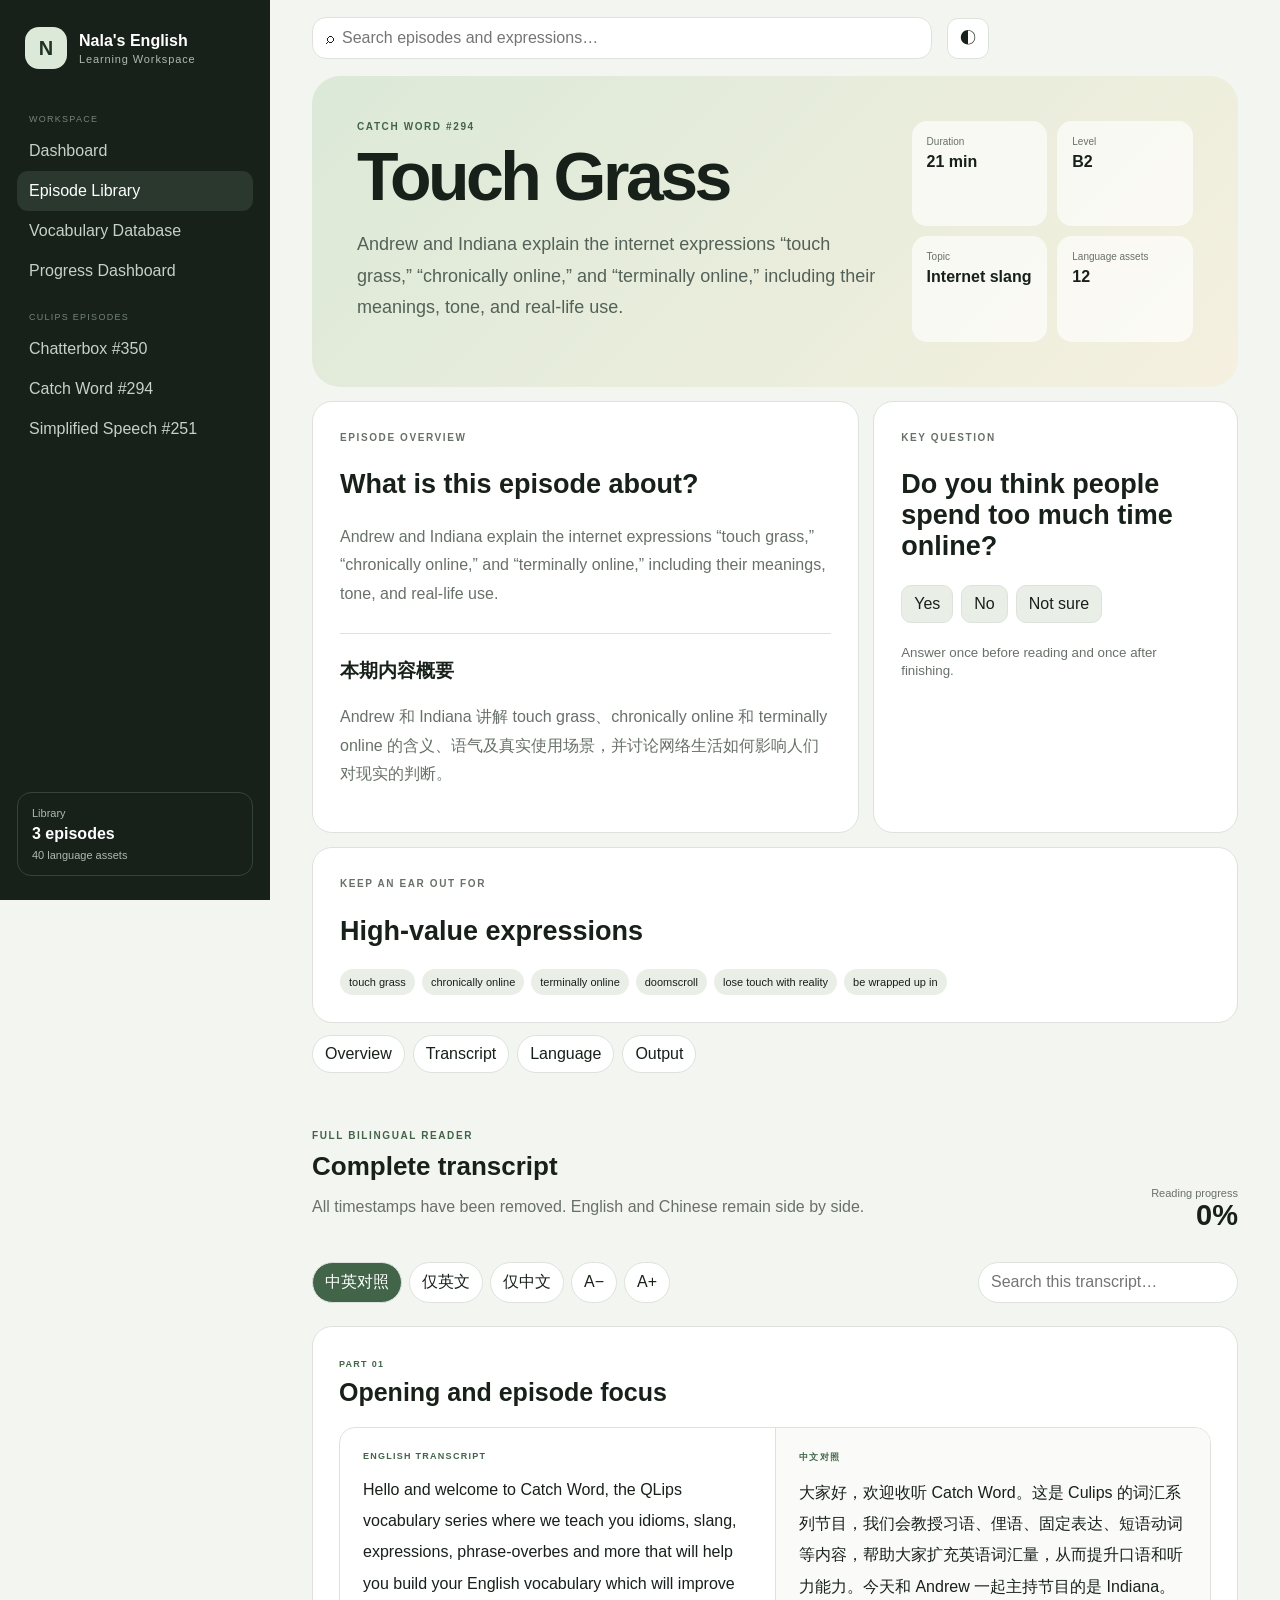
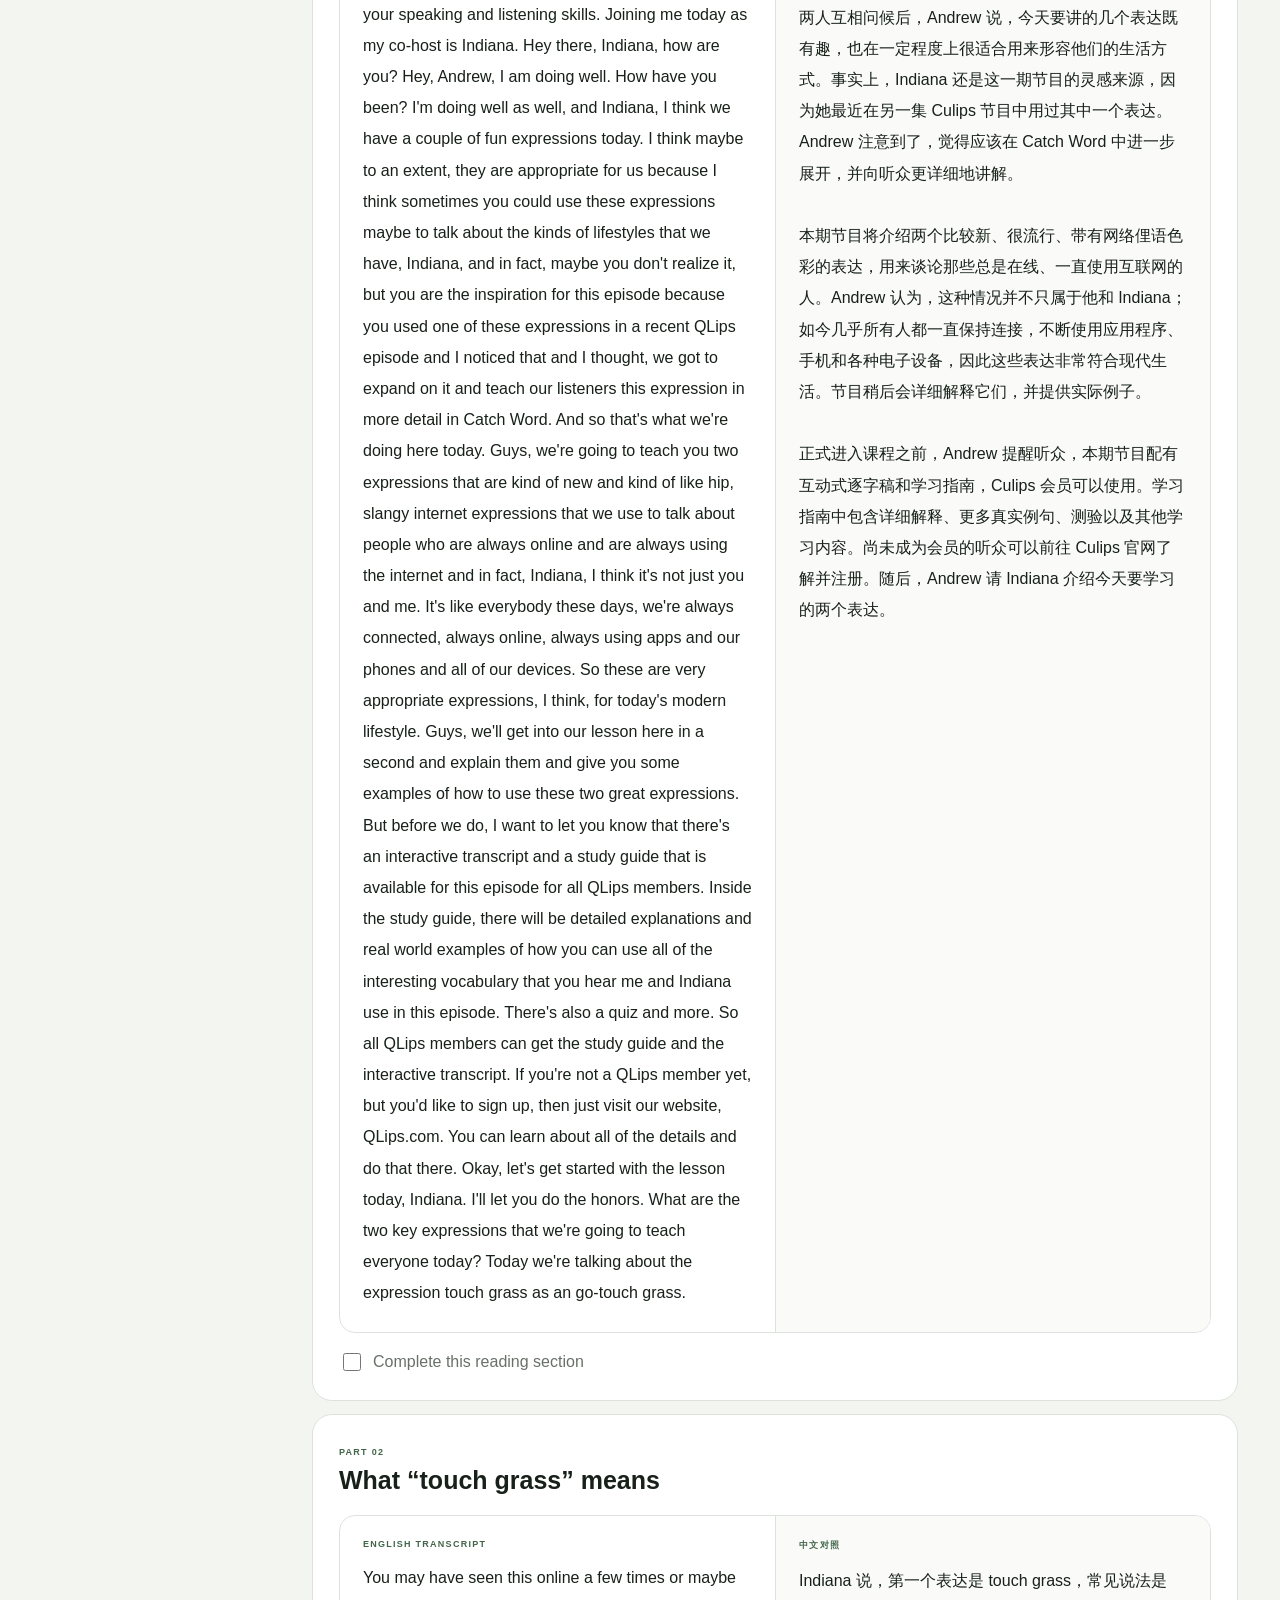
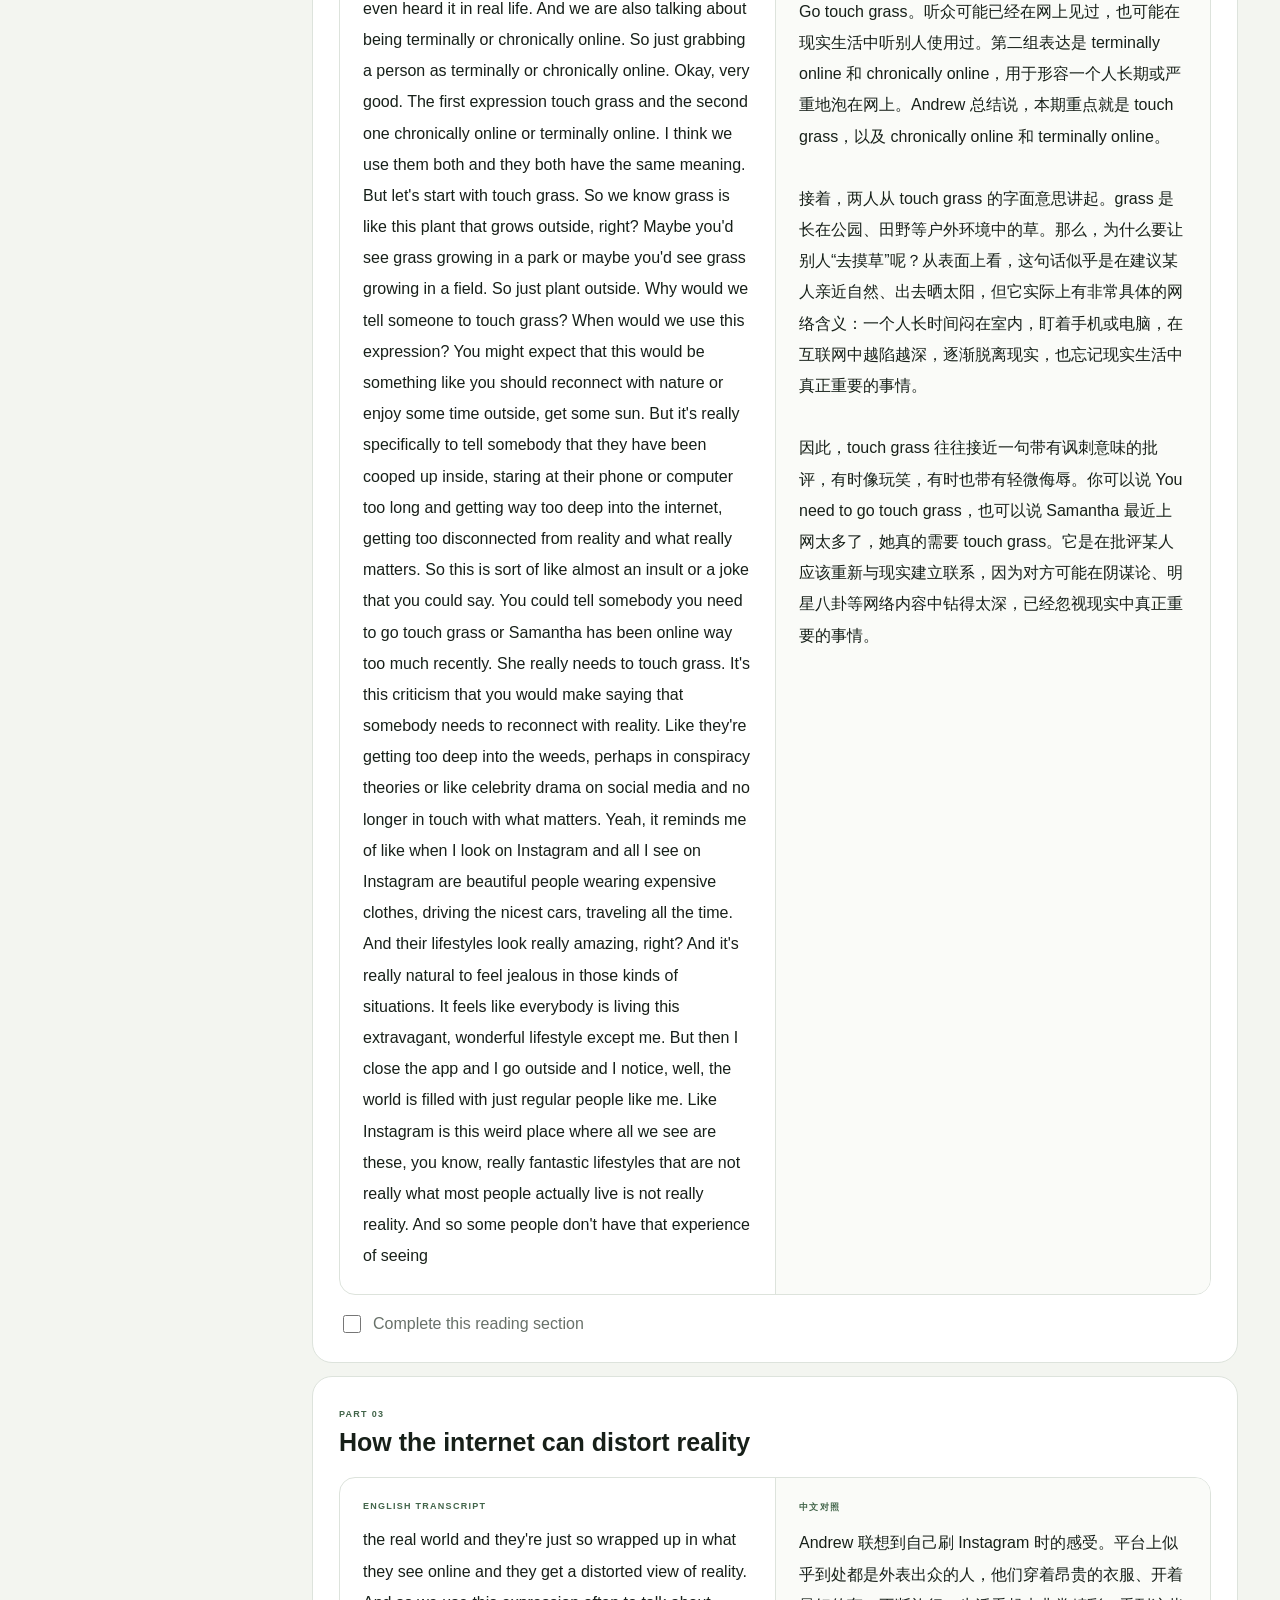
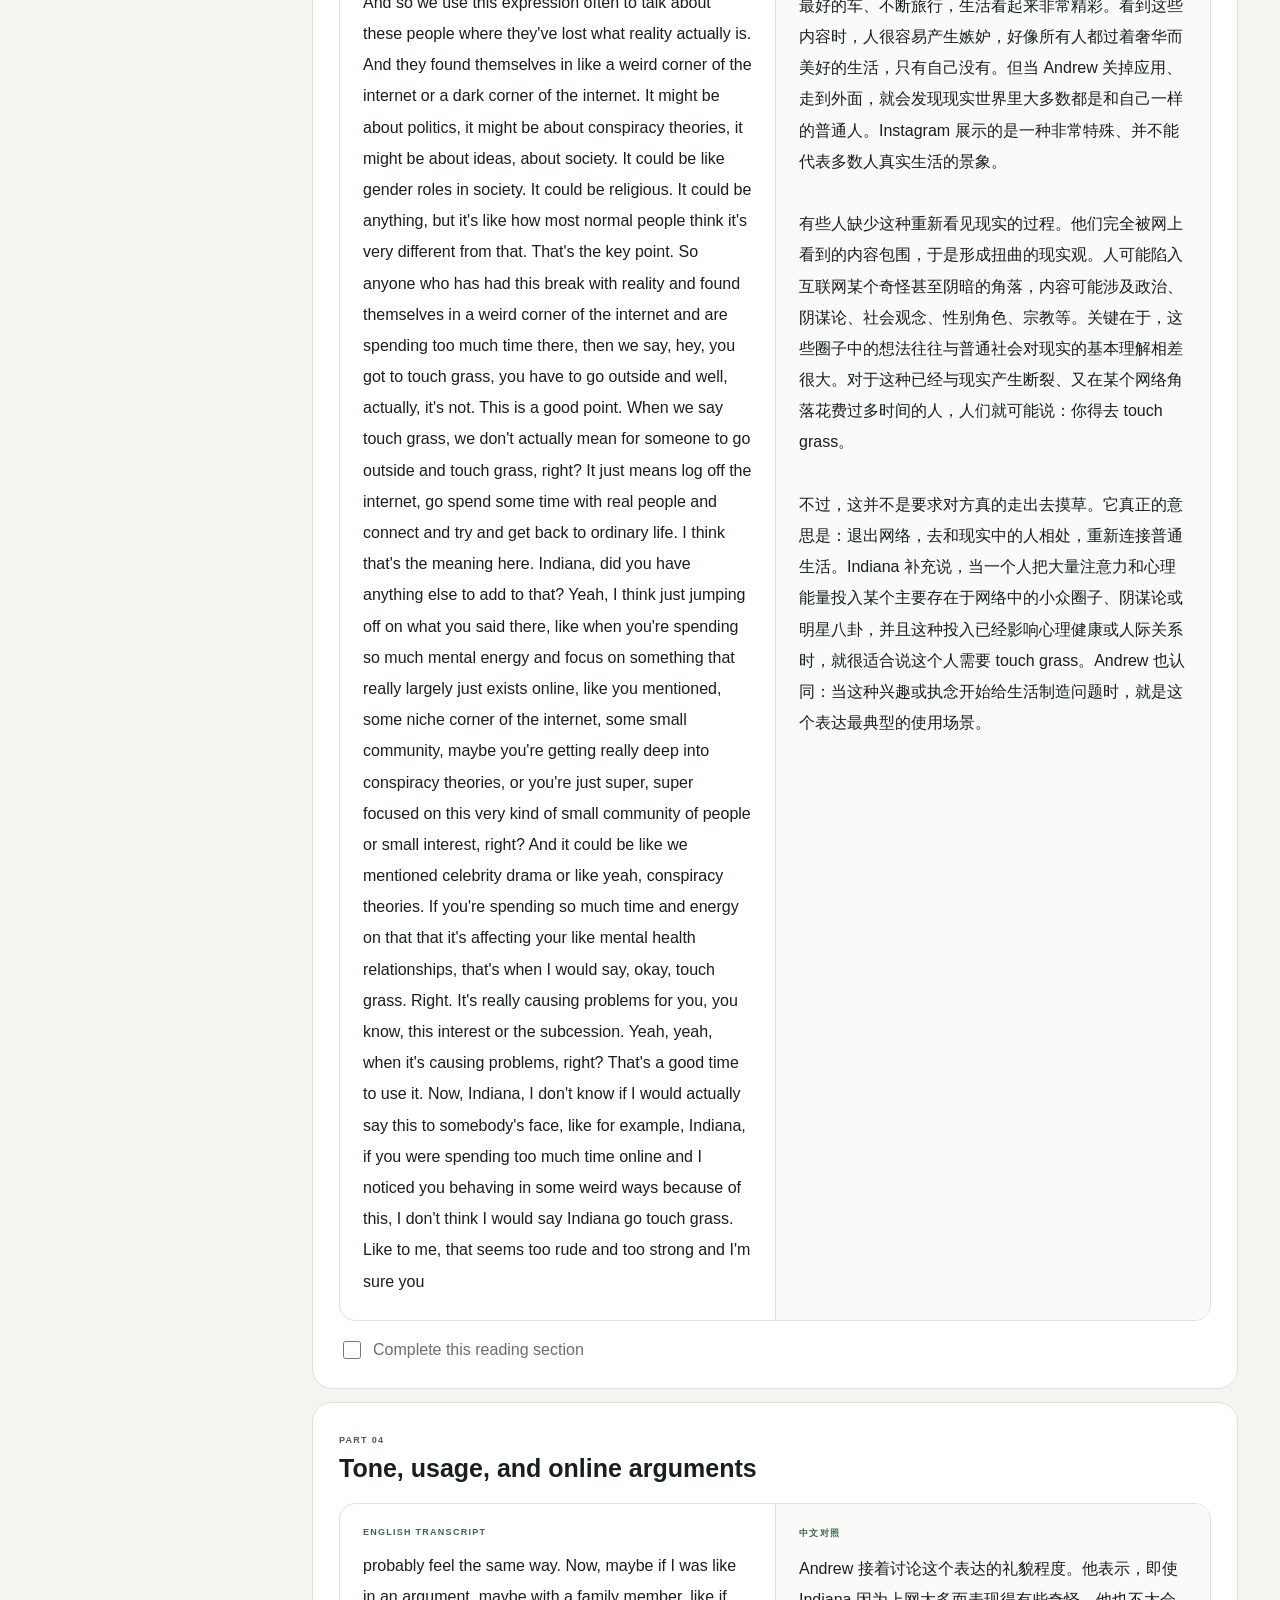
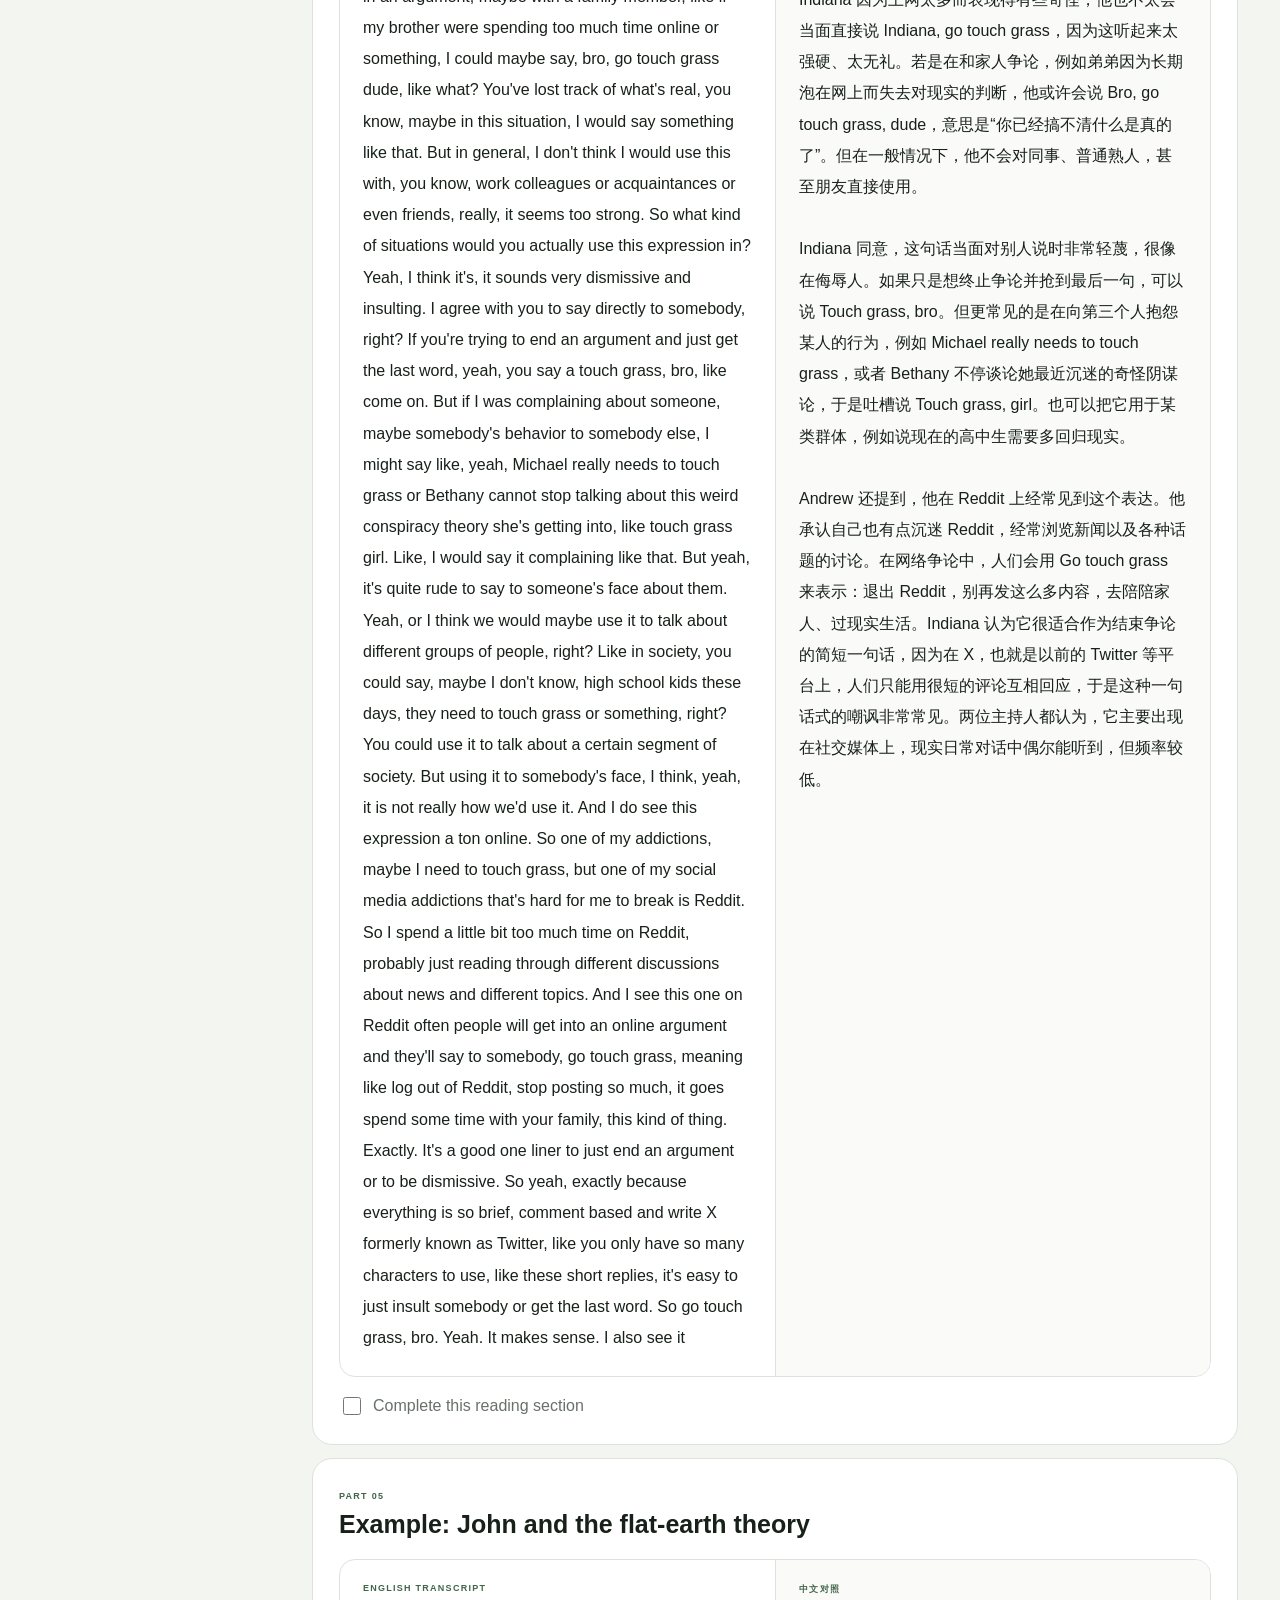
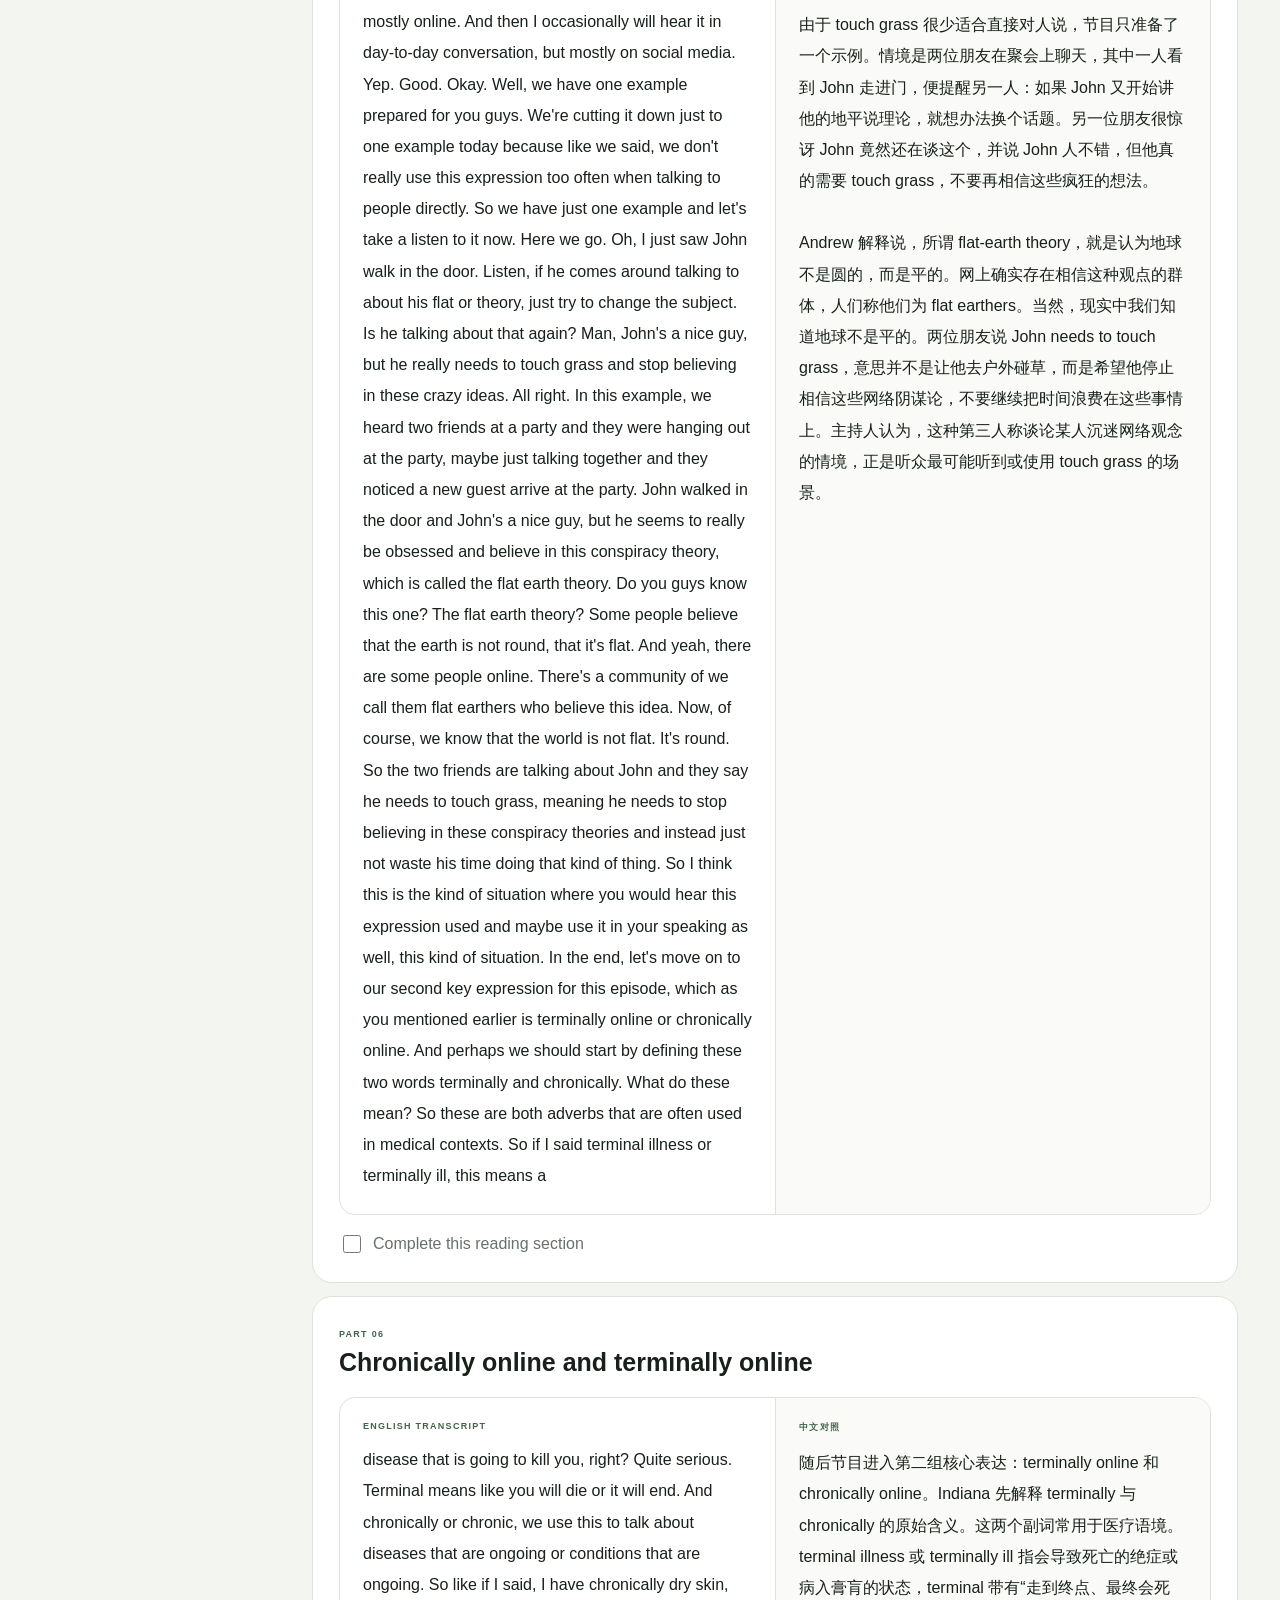
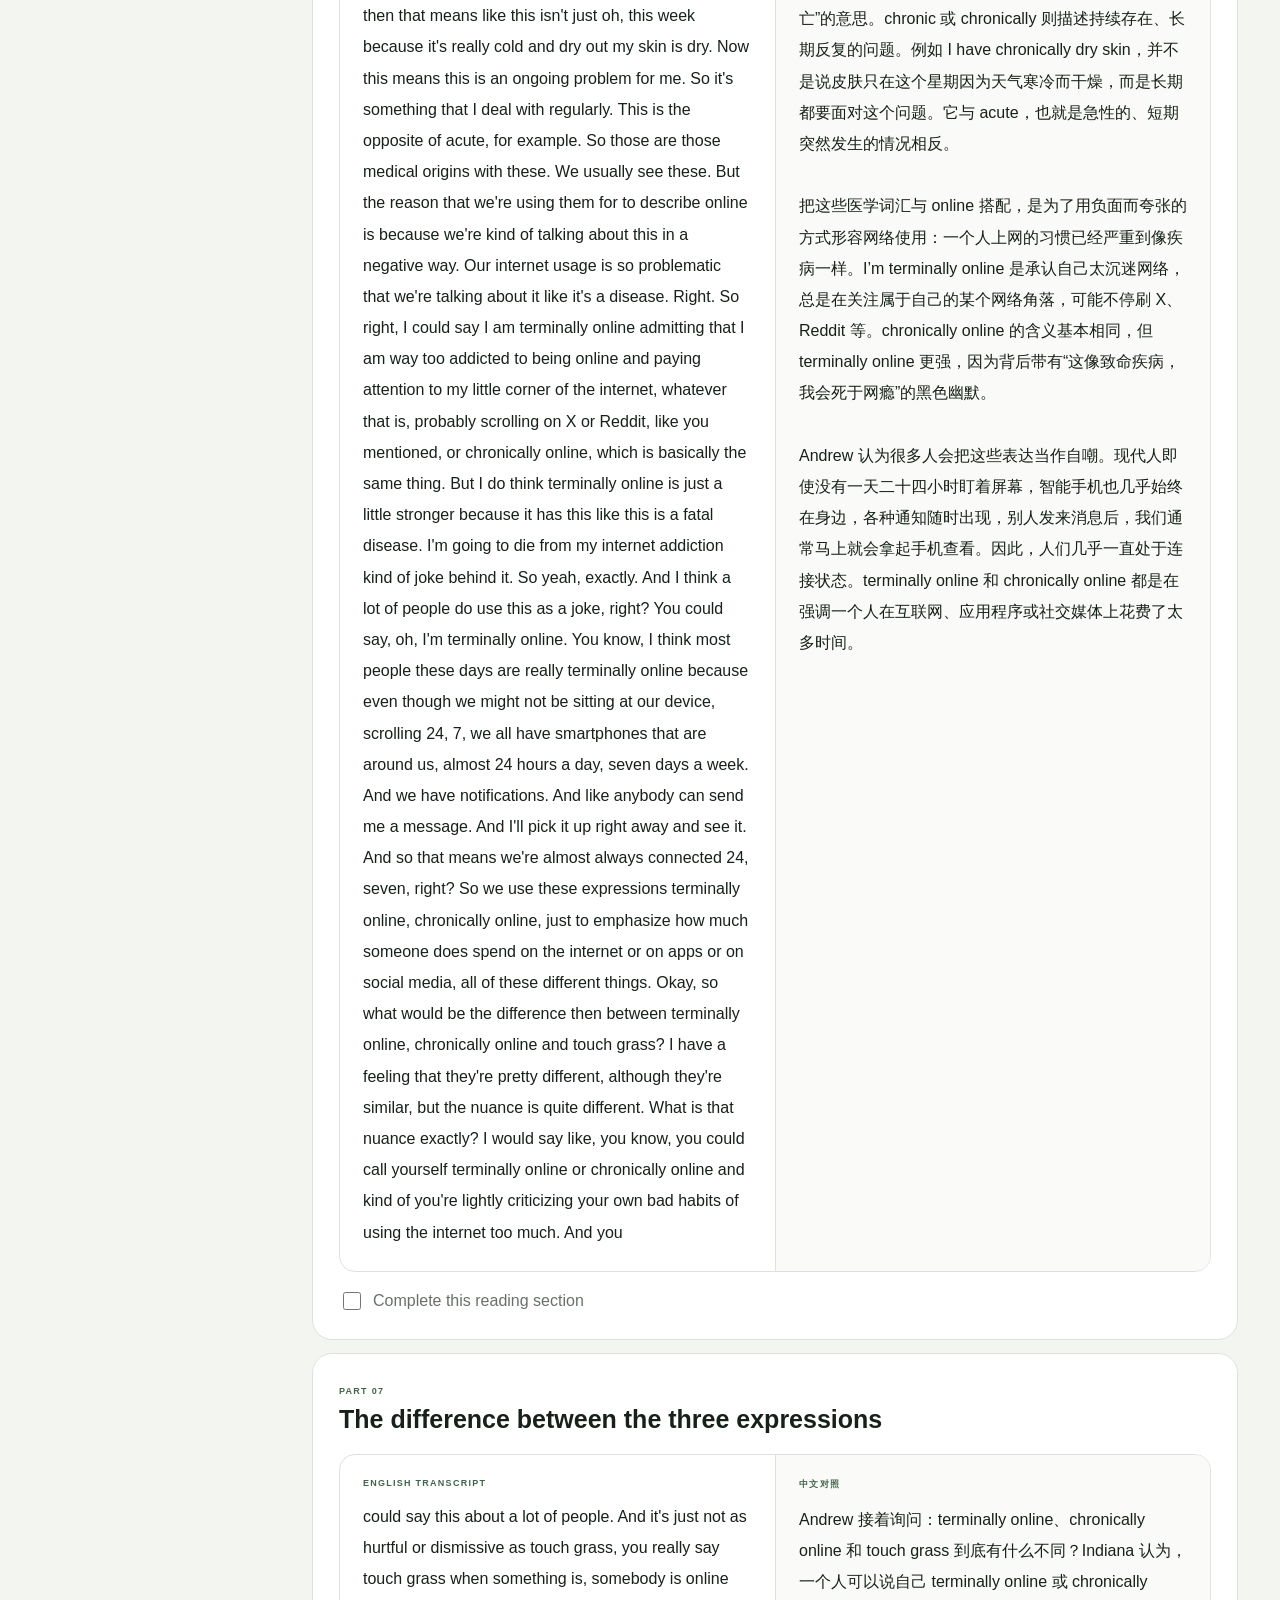
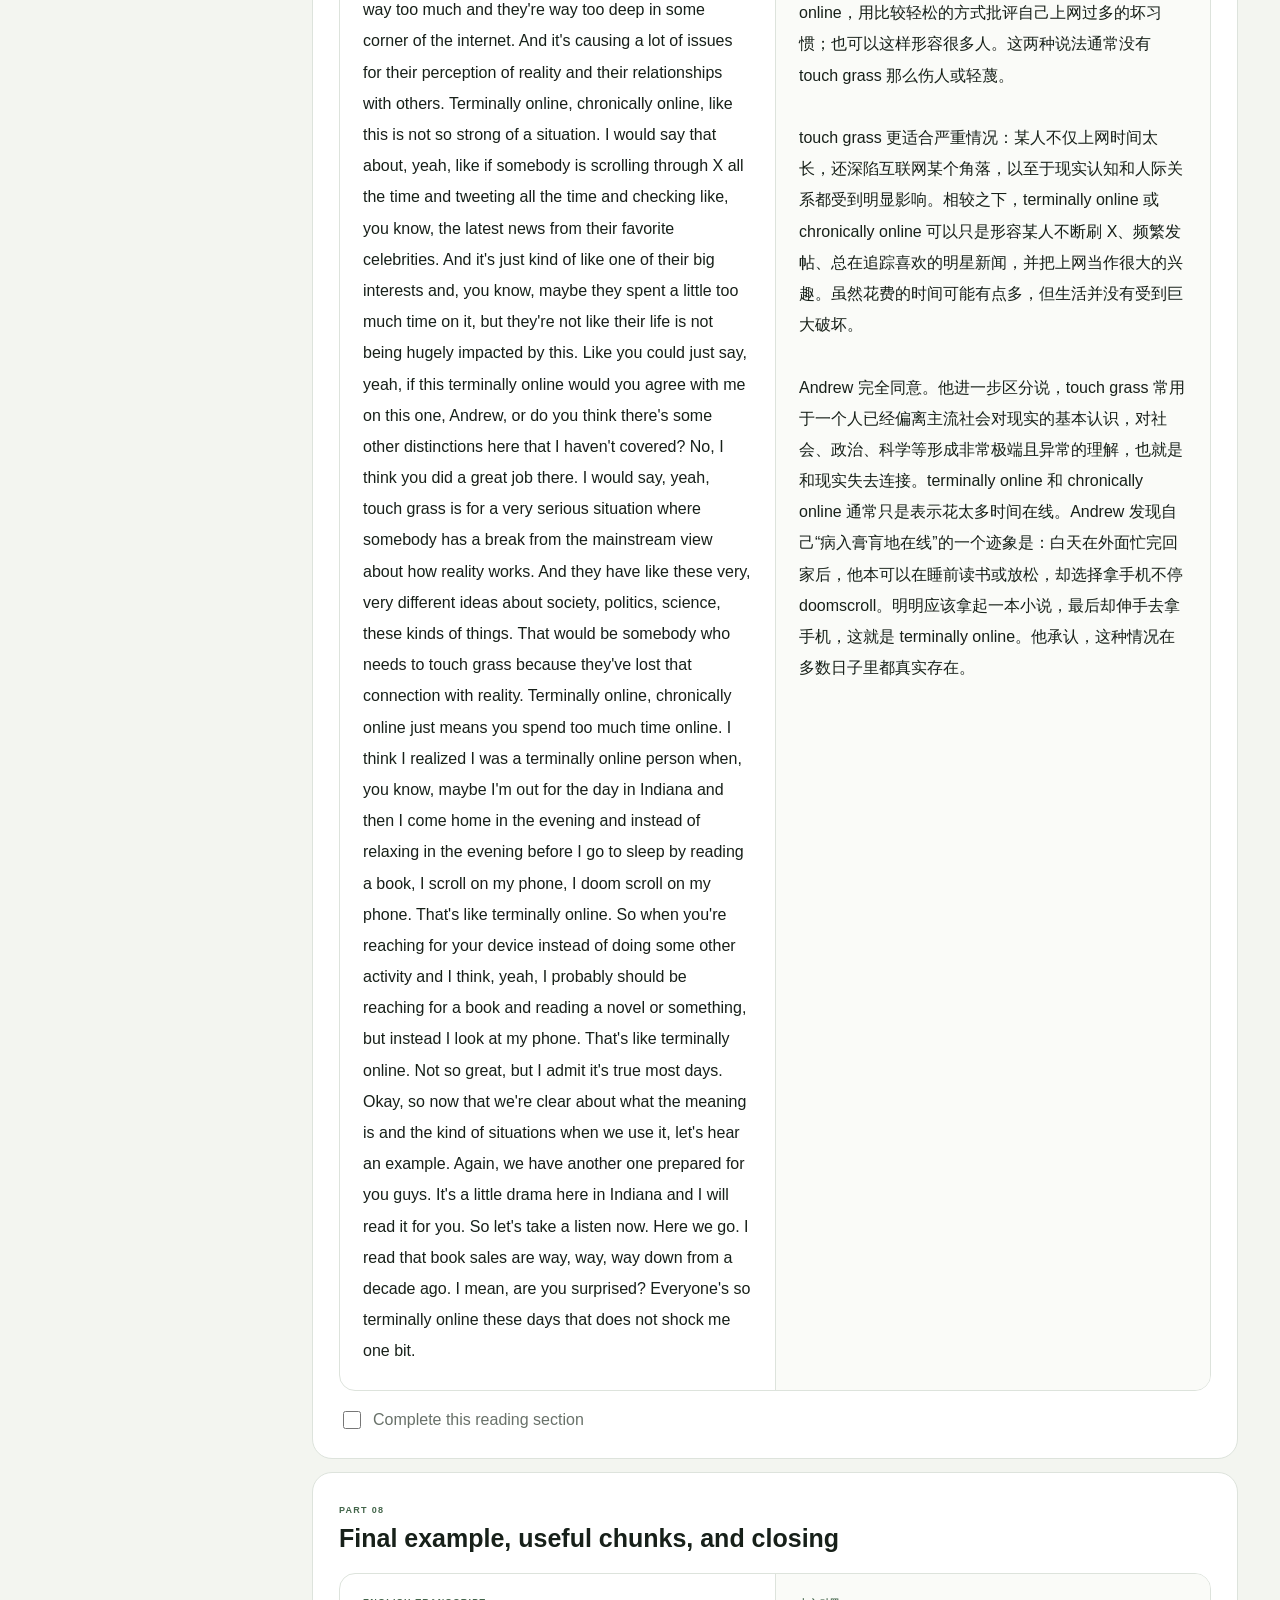
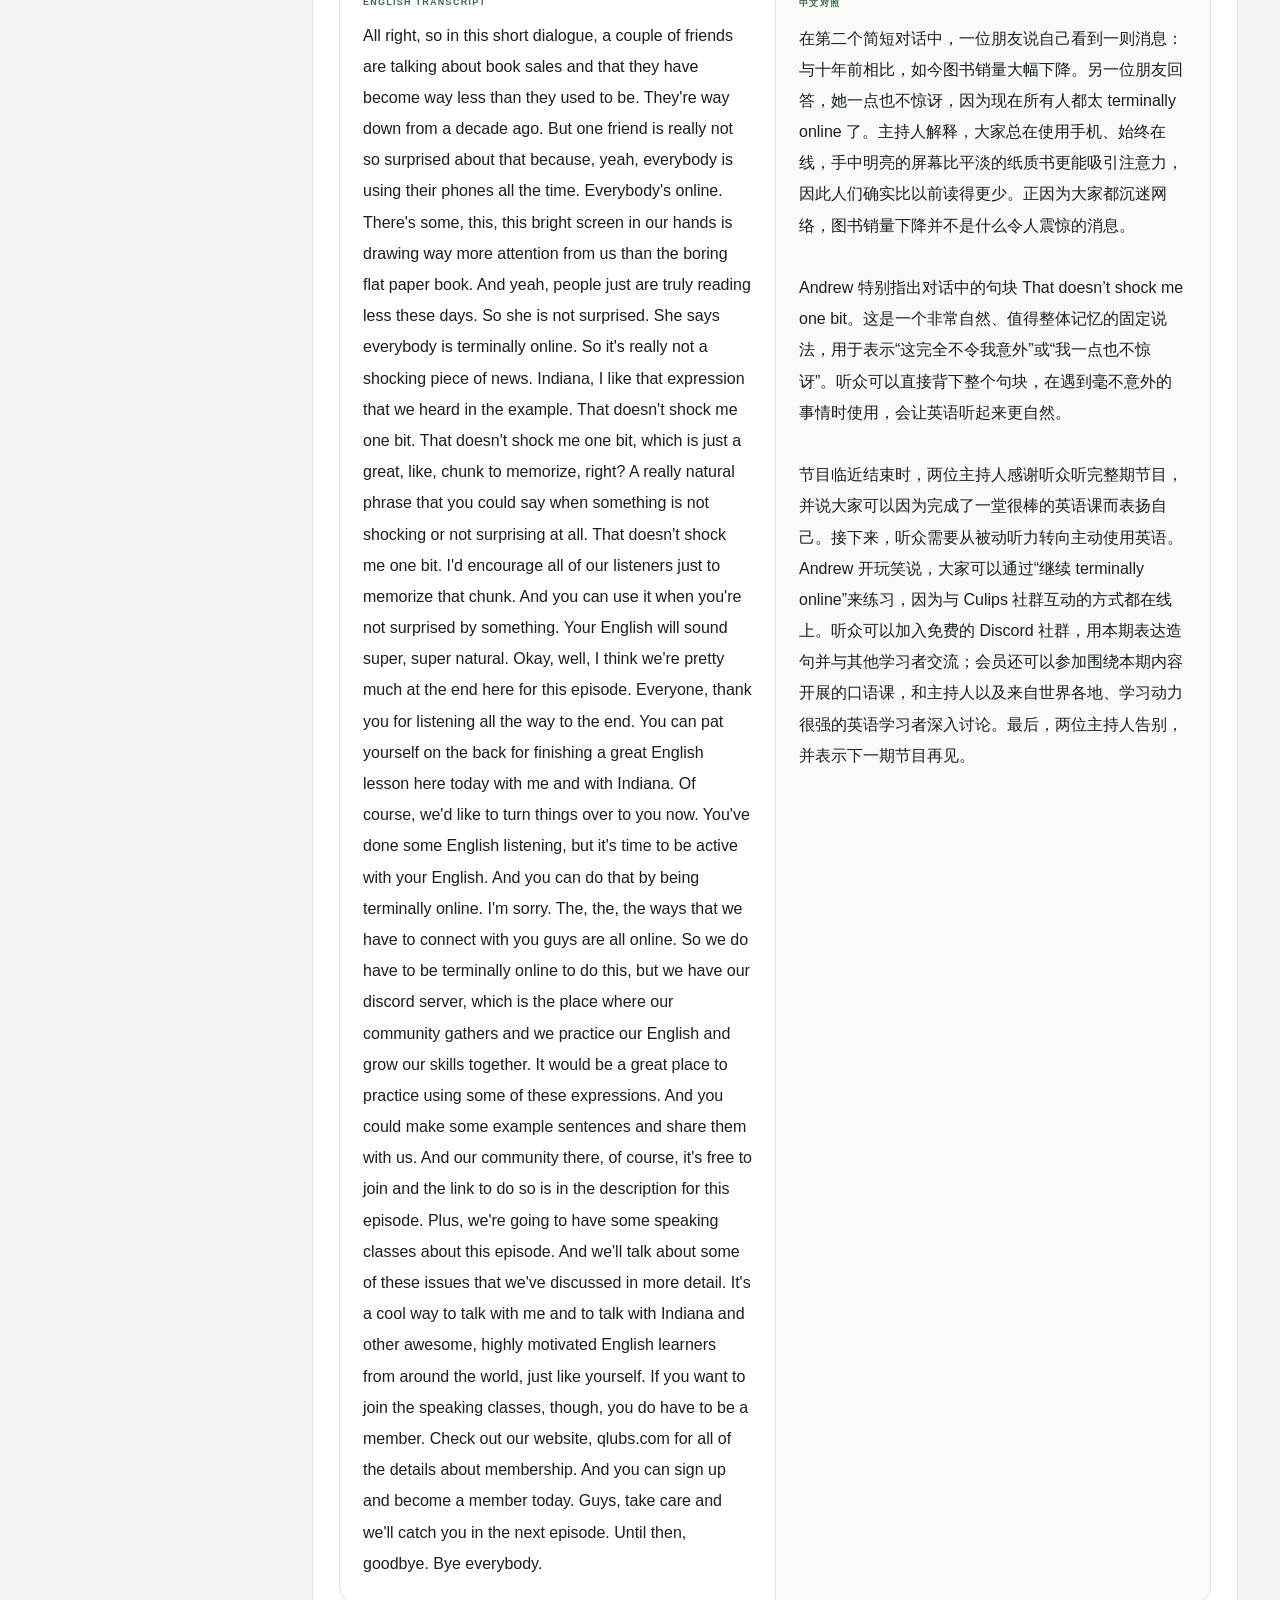
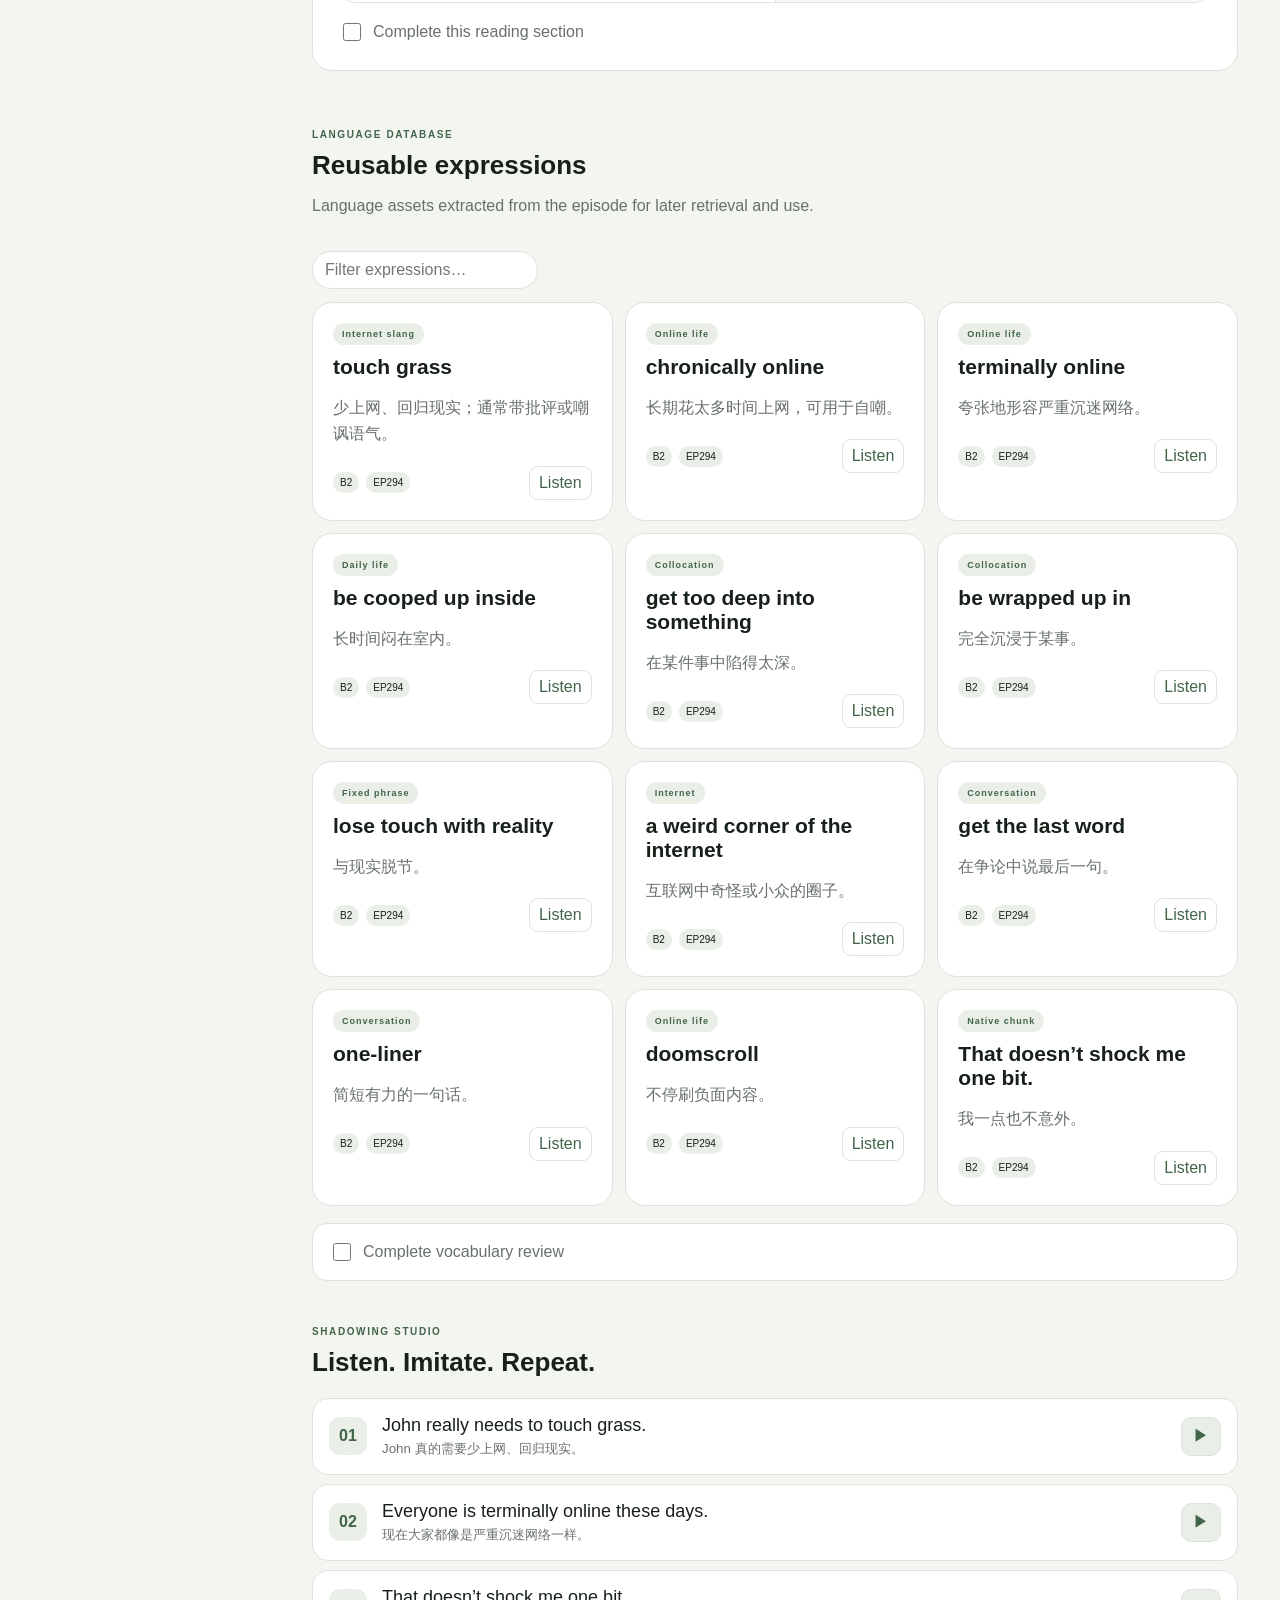
<file: episodes/ep294.html>
<!doctype html>
<html lang="zh-CN"><head><meta charset="utf-8"><meta name="viewport" content="width=device-width,initial-scale=1">
<meta name="description" content="Nala's English Learning Workspace"><title>Catch Word #294 – Touch Grass</title>
<link rel="stylesheet" href="../assets/css/styles.css"></head>
<body><div class="app">
<aside class="sidebar" id="sidebar">
  <a class="brand" href="../index.html"><span class="brand-mark">N</span><span><b>Nala's English</b><small>Learning Workspace</small></span></a>
  <nav>
    <div class="nav-label">WORKSPACE</div>
    <a class="nav" href="../index.html">Dashboard</a><a class="nav active" href="../library.html">Episode Library</a><a class="nav" href="../vocabulary.html">Vocabulary Database</a><a class="nav" href="../progress.html">Progress Dashboard</a>
    <div class="nav-label">CULIPS EPISODES</div>
    <a class="nav" href="../episodes/ep350.html">Chatterbox #350</a>
    <a class="nav" href="../episodes/ep294.html">Catch Word #294</a>
    <a class="nav" href="../episodes/ep251.html">Simplified Speech #251</a>
  </nav>
  <div class="side-summary"><span>Library</span><b>3 episodes</b><small>40 language assets</small></div>
</aside>
<main><header class="topbar"><button class="menu" id="menu">☰</button><div class="searchbox"><span>⌕</span><input id="siteSearch" placeholder="Search episodes and expressions…"></div><button class="theme" id="theme">◐</button></header>

<section class="page episode-page" data-episode-page="ep294">
  
<section class="episode-overview" id="overview">
  <div class="episode-cover">
    <div><p class="eyebrow">CATCH WORD #294</p><h1>Touch Grass</h1>
    <p class="episode-lead">Andrew and Indiana explain the internet expressions “touch grass,” “chronically online,” and “terminally online,” including their meanings, tone, and real-life use.</p></div>
    <div class="snapshot">
      <div><span>Duration</span><b>21 min</b></div><div><span>Level</span><b>B2</b></div>
      <div><span>Topic</span><b>Internet slang</b></div><div><span>Language assets</span><b>12</b></div>
    </div>
  </div>
  <div class="overview-grid">
    <article class="overview-copy"><p class="eyebrow">EPISODE OVERVIEW</p><h2>What is this episode about?</h2><p>Andrew and Indiana explain the internet expressions “touch grass,” “chronically online,” and “terminally online,” including their meanings, tone, and real-life use.</p>
      <hr><h3>本期内容概要</h3><p>Andrew 和 Indiana 讲解 touch grass、chronically online 和 terminally online 的含义、语气及真实使用场景，并讨论网络生活如何影响人们对现实的判断。</p>
    </article>
    <article class="question-card"><p class="eyebrow">KEY QUESTION</p><h2>Do you think people spend too much time online?</h2>
      <div class="choice-row"><button type="button">Yes</button><button type="button">No</button><button type="button">Not sure</button></div>
      <small>Answer once before reading and once after finishing.</small>
    </article>
  </div>
  <article class="overview-copy"><p class="eyebrow">KEEP AN EAR OUT FOR</p><h2>High-value expressions</h2>
    <div class="keyword-cloud"><span>touch grass</span><span>chronically online</span><span>terminally online</span><span>doomscroll</span><span>lose touch with reality</span><span>be wrapped up in</span></div>
  </article>
</section>
  <nav class="episode-nav"><a href="#overview">Overview</a><a href="#transcript">Transcript</a><a href="#language">Language</a><a href="#output">Output</a></nav>
  <section id="transcript">
    <div class="section-title"><div><p class="eyebrow">FULL BILINGUAL READER</p><h2>Complete transcript</h2><p>All timestamps have been removed. English and Chinese remain side by side.</p></div><div class="reader-status"><span>Reading progress</span><b data-reader-pct="ep294">0%</b></div></div>
    <div class="reader-toolbar"><button class="reader-view active" data-view="both">中英对照</button><button class="reader-view" data-view="en">仅英文</button><button class="reader-view" data-view="zh">仅中文</button><button class="font-control" data-font="-">A−</button><button class="font-control" data-font="+">A+</button><input class="reader-search" placeholder="Search this transcript…"></div>
    <div class="reader-content">
<article class="reader-section" data-reader-search="opening and episode focus hello and welcome to catch word, the qlips vocabulary series where we teach you idioms, slang, expressions, phrase-overbes and more that will help you build your english vocabulary which will improve your speaking and listening skills. joining me today as my co-host is indiana. hey there, indiana, how are you? hey, andrew, i am doing well. how have you been? i&#x27;m doing well as well, and indiana, i think we have a couple of fun expressions today. i think maybe to an extent, they are appropriate for us because i think sometimes you could use these expressions maybe to talk about the kinds of lifestyles that we have, indiana, and in fact, maybe you don&#x27;t realize it, but you are the inspiration for this episode because you used one of these expressions in a recent qlips episode and i noticed that and i thought, we got to expand on it and teach our listeners this expression in more detail in catch word. and so that&#x27;s what we&#x27;re doing here today. guys, we&#x27;re going to teach you two expressions that are kind of new and kind of like hip, slangy internet expressions that we use to talk about people who are always online and are always using the internet and in fact, indiana, i think it&#x27;s not just you and me. it&#x27;s like everybody these days, we&#x27;re always connected, always online, always using apps and our phones and all of our devices. so these are very appropriate expressions, i think, for today&#x27;s modern lifestyle. guys, we&#x27;ll get into our lesson here in a second and explain them and give you some examples of how to use these two great expressions. but before we do, i want to let you know that there&#x27;s an interactive transcript and a study guide that is available for this episode for all qlips members. inside the study guide, there will be detailed explanations and real world examples of how you can use all of the interesting vocabulary that you hear me and indiana use in this episode. there&#x27;s also a quiz and more. so all qlips members can get the study guide and the interactive transcript. if you&#x27;re not a qlips member yet, but you&#x27;d like to sign up, then just visit our website, qlips.com. you can learn about all of the details and do that there. okay, let&#x27;s get started with the lesson today, indiana. i&#x27;ll let you do the honors. what are the two key expressions that we&#x27;re going to teach everyone today? today we&#x27;re talking about the expression touch grass as an go-touch grass. 大家好，欢迎收听 catch word。这是 culips 的词汇系列节目，我们会教授习语、俚语、固定表达、短语动词等内容，帮助大家扩充英语词汇量，从而提升口语和听力能力。今天和 andrew 一起主持节目的是 indiana。两人互相问候后，andrew 说，今天要讲的几个表达既有趣，也在一定程度上很适合用来形容他们的生活方式。事实上，indiana 还是这一期节目的灵感来源，因为她最近在另一集 culips 节目中用过其中一个表达。andrew 注意到了，觉得应该在 catch word 中进一步展开，并向听众更详细地讲解。

本期节目将介绍两个比较新、很流行、带有网络俚语色彩的表达，用来谈论那些总是在线、一直使用互联网的人。andrew 认为，这种情况并不只属于他和 indiana；如今几乎所有人都一直保持连接，不断使用应用程序、手机和各种电子设备，因此这些表达非常符合现代生活。节目稍后会详细解释它们，并提供实际例子。

正式进入课程之前，andrew 提醒听众，本期节目配有互动式逐字稿和学习指南，culips 会员可以使用。学习指南中包含详细解释、更多真实例句、测验以及其他学习内容。尚未成为会员的听众可以前往 culips 官网了解并注册。随后，andrew 请 indiana 介绍今天要学习的两个表达。">
  <div class="reader-section-head"><span>PART 01</span><h2>Opening and episode focus</h2></div>
  <div class="parallel-reader">
    <div class="language-column"><div class="language-label">ENGLISH TRANSCRIPT</div><p>Hello and welcome to Catch Word, the QLips vocabulary series where we teach you idioms, slang, expressions, phrase-overbes and more that will help you build your English vocabulary which will improve your speaking and listening skills. Joining me today as my co-host is Indiana. Hey there, Indiana, how are you? Hey, Andrew, I am doing well. How have you been? I&#x27;m doing well as well, and Indiana, I think we have a couple of fun expressions today. I think maybe to an extent, they are appropriate for us because I think sometimes you could use these expressions maybe to talk about the kinds of lifestyles that we have, Indiana, and in fact, maybe you don&#x27;t realize it, but you are the inspiration for this episode because you used one of these expressions in a recent QLips episode and I noticed that and I thought, we got to expand on it and teach our listeners this expression in more detail in Catch Word. And so that&#x27;s what we&#x27;re doing here today. Guys, we&#x27;re going to teach you two expressions that are kind of new and kind of like hip, slangy internet expressions that we use to talk about people who are always online and are always using the internet and in fact, Indiana, I think it&#x27;s not just you and me. It&#x27;s like everybody these days, we&#x27;re always connected, always online, always using apps and our phones and all of our devices. So these are very appropriate expressions, I think, for today&#x27;s modern lifestyle. Guys, we&#x27;ll get into our lesson here in a second and explain them and give you some examples of how to use these two great expressions. But before we do, I want to let you know that there&#x27;s an interactive transcript and a study guide that is available for this episode for all QLips members. Inside the study guide, there will be detailed explanations and real world examples of how you can use all of the interesting vocabulary that you hear me and Indiana use in this episode. There&#x27;s also a quiz and more. So all QLips members can get the study guide and the interactive transcript. If you&#x27;re not a QLips member yet, but you&#x27;d like to sign up, then just visit our website, QLips.com. You can learn about all of the details and do that there. Okay, let&#x27;s get started with the lesson today, Indiana. I&#x27;ll let you do the honors. What are the two key expressions that we&#x27;re going to teach everyone today? Today we&#x27;re talking about the expression touch grass as an go-touch grass.</p></div>
    <div class="language-column translation"><div class="language-label">中文对照</div><p>大家好，欢迎收听 Catch Word。这是 Culips 的词汇系列节目，我们会教授习语、俚语、固定表达、短语动词等内容，帮助大家扩充英语词汇量，从而提升口语和听力能力。今天和 Andrew 一起主持节目的是 Indiana。两人互相问候后，Andrew 说，今天要讲的几个表达既有趣，也在一定程度上很适合用来形容他们的生活方式。事实上，Indiana 还是这一期节目的灵感来源，因为她最近在另一集 Culips 节目中用过其中一个表达。Andrew 注意到了，觉得应该在 Catch Word 中进一步展开，并向听众更详细地讲解。

本期节目将介绍两个比较新、很流行、带有网络俚语色彩的表达，用来谈论那些总是在线、一直使用互联网的人。Andrew 认为，这种情况并不只属于他和 Indiana；如今几乎所有人都一直保持连接，不断使用应用程序、手机和各种电子设备，因此这些表达非常符合现代生活。节目稍后会详细解释它们，并提供实际例子。

正式进入课程之前，Andrew 提醒听众，本期节目配有互动式逐字稿和学习指南，Culips 会员可以使用。学习指南中包含详细解释、更多真实例句、测验以及其他学习内容。尚未成为会员的听众可以前往 Culips 官网了解并注册。随后，Andrew 请 Indiana 介绍今天要学习的两个表达。</p></div>
  </div>
  <label class="completion"><input type="checkbox" data-episode="ep294" data-step="read-1"> Complete this reading section</label>
</article>
<article class="reader-section" data-reader-search="what “touch grass” means you may have seen this online a few times or maybe even heard it in real life. and we are also talking about being terminally or chronically online. so just grabbing a person as terminally or chronically online. okay, very good. the first expression touch grass and the second one chronically online or terminally online. i think we use them both and they both have the same meaning. but let&#x27;s start with touch grass. so we know grass is like this plant that grows outside, right? maybe you&#x27;d see grass growing in a park or maybe you&#x27;d see grass growing in a field. so just plant outside. why would we tell someone to touch grass? when would we use this expression? you might expect that this would be something like you should reconnect with nature or enjoy some time outside, get some sun. but it&#x27;s really specifically to tell somebody that they have been cooped up inside, staring at their phone or computer too long and getting way too deep into the internet, getting too disconnected from reality and what really matters. so this is sort of like almost an insult or a joke that you could say. you could tell somebody you need to go touch grass or samantha has been online way too much recently. she really needs to touch grass. it&#x27;s this criticism that you would make saying that somebody needs to reconnect with reality. like they&#x27;re getting too deep into the weeds, perhaps in conspiracy theories or like celebrity drama on social media and no longer in touch with what matters. yeah, it reminds me of like when i look on instagram and all i see on instagram are beautiful people wearing expensive clothes, driving the nicest cars, traveling all the time. and their lifestyles look really amazing, right? and it&#x27;s really natural to feel jealous in those kinds of situations. it feels like everybody is living this extravagant, wonderful lifestyle except me. but then i close the app and i go outside and i notice, well, the world is filled with just regular people like me. like instagram is this weird place where all we see are these, you know, really fantastic lifestyles that are not really what most people actually live is not really reality. and so some people don&#x27;t have that experience of seeing indiana 说，第一个表达是 touch grass，常见说法是 go touch grass。听众可能已经在网上见过，也可能在现实生活中听别人使用过。第二组表达是 terminally online 和 chronically online，用于形容一个人长期或严重地泡在网上。andrew 总结说，本期重点就是 touch grass，以及 chronically online 和 terminally online。

接着，两人从 touch grass 的字面意思讲起。grass 是长在公园、田野等户外环境中的草。那么，为什么要让别人“去摸草”呢？从表面上看，这句话似乎是在建议某人亲近自然、出去晒太阳，但它实际上有非常具体的网络含义：一个人长时间闷在室内，盯着手机或电脑，在互联网中越陷越深，逐渐脱离现实，也忘记现实生活中真正重要的事情。

因此，touch grass 往往接近一句带有讽刺意味的批评，有时像玩笑，有时也带有轻微侮辱。你可以说 you need to go touch grass，也可以说 samantha 最近上网太多了，她真的需要 touch grass。它是在批评某人应该重新与现实建立联系，因为对方可能在阴谋论、明星八卦等网络内容中钻得太深，已经忽视现实中真正重要的事情。">
  <div class="reader-section-head"><span>PART 02</span><h2>What “touch grass” means</h2></div>
  <div class="parallel-reader">
    <div class="language-column"><div class="language-label">ENGLISH TRANSCRIPT</div><p>You may have seen this online a few times or maybe even heard it in real life. And we are also talking about being terminally or chronically online. So just grabbing a person as terminally or chronically online. Okay, very good. The first expression touch grass and the second one chronically online or terminally online. I think we use them both and they both have the same meaning. But let&#x27;s start with touch grass. So we know grass is like this plant that grows outside, right? Maybe you&#x27;d see grass growing in a park or maybe you&#x27;d see grass growing in a field. So just plant outside. Why would we tell someone to touch grass? When would we use this expression? You might expect that this would be something like you should reconnect with nature or enjoy some time outside, get some sun. But it&#x27;s really specifically to tell somebody that they have been cooped up inside, staring at their phone or computer too long and getting way too deep into the internet, getting too disconnected from reality and what really matters. So this is sort of like almost an insult or a joke that you could say. You could tell somebody you need to go touch grass or Samantha has been online way too much recently. She really needs to touch grass. It&#x27;s this criticism that you would make saying that somebody needs to reconnect with reality. Like they&#x27;re getting too deep into the weeds, perhaps in conspiracy theories or like celebrity drama on social media and no longer in touch with what matters. Yeah, it reminds me of like when I look on Instagram and all I see on Instagram are beautiful people wearing expensive clothes, driving the nicest cars, traveling all the time. And their lifestyles look really amazing, right? And it&#x27;s really natural to feel jealous in those kinds of situations. It feels like everybody is living this extravagant, wonderful lifestyle except me. But then I close the app and I go outside and I notice, well, the world is filled with just regular people like me. Like Instagram is this weird place where all we see are these, you know, really fantastic lifestyles that are not really what most people actually live is not really reality. And so some people don&#x27;t have that experience of seeing</p></div>
    <div class="language-column translation"><div class="language-label">中文对照</div><p>Indiana 说，第一个表达是 touch grass，常见说法是 Go touch grass。听众可能已经在网上见过，也可能在现实生活中听别人使用过。第二组表达是 terminally online 和 chronically online，用于形容一个人长期或严重地泡在网上。Andrew 总结说，本期重点就是 touch grass，以及 chronically online 和 terminally online。

接着，两人从 touch grass 的字面意思讲起。grass 是长在公园、田野等户外环境中的草。那么，为什么要让别人“去摸草”呢？从表面上看，这句话似乎是在建议某人亲近自然、出去晒太阳，但它实际上有非常具体的网络含义：一个人长时间闷在室内，盯着手机或电脑，在互联网中越陷越深，逐渐脱离现实，也忘记现实生活中真正重要的事情。

因此，touch grass 往往接近一句带有讽刺意味的批评，有时像玩笑，有时也带有轻微侮辱。你可以说 You need to go touch grass，也可以说 Samantha 最近上网太多了，她真的需要 touch grass。它是在批评某人应该重新与现实建立联系，因为对方可能在阴谋论、明星八卦等网络内容中钻得太深，已经忽视现实中真正重要的事情。</p></div>
  </div>
  <label class="completion"><input type="checkbox" data-episode="ep294" data-step="read-2"> Complete this reading section</label>
</article>
<article class="reader-section" data-reader-search="how the internet can distort reality the real world and they&#x27;re just so wrapped up in what they see online and they get a distorted view of reality. and so we use this expression often to talk about these people where they&#x27;ve lost what reality actually is. and they found themselves in like a weird corner of the internet or a dark corner of the internet. it might be about politics, it might be about conspiracy theories, it might be about ideas, about society. it could be like gender roles in society. it could be religious. it could be anything, but it&#x27;s like how most normal people think it&#x27;s very different from that. that&#x27;s the key point. so anyone who has had this break with reality and found themselves in a weird corner of the internet and are spending too much time there, then we say, hey, you got to touch grass, you have to go outside and well, actually, it&#x27;s not. this is a good point. when we say touch grass, we don&#x27;t actually mean for someone to go outside and touch grass, right? it just means log off the internet, go spend some time with real people and connect and try and get back to ordinary life. i think that&#x27;s the meaning here. indiana, did you have anything else to add to that? yeah, i think just jumping off on what you said there, like when you&#x27;re spending so much mental energy and focus on something that really largely just exists online, like you mentioned, some niche corner of the internet, some small community, maybe you&#x27;re getting really deep into conspiracy theories, or you&#x27;re just super, super focused on this very kind of small community of people or small interest, right? and it could be like we mentioned celebrity drama or like yeah, conspiracy theories. if you&#x27;re spending so much time and energy on that that it&#x27;s affecting your like mental health relationships, that&#x27;s when i would say, okay, touch grass. right. it&#x27;s really causing problems for you, you know, this interest or the subcession. yeah, yeah, when it&#x27;s causing problems, right? that&#x27;s a good time to use it. now, indiana, i don&#x27;t know if i would actually say this to somebody&#x27;s face, like for example, indiana, if you were spending too much time online and i noticed you behaving in some weird ways because of this, i don&#x27;t think i would say indiana go touch grass. like to me, that seems too rude and too strong and i&#x27;m sure you andrew 联想到自己刷 instagram 时的感受。平台上似乎到处都是外表出众的人，他们穿着昂贵的衣服、开着最好的车、不断旅行，生活看起来非常精彩。看到这些内容时，人很容易产生嫉妒，好像所有人都过着奢华而美好的生活，只有自己没有。但当 andrew 关掉应用、走到外面，就会发现现实世界里大多数都是和自己一样的普通人。instagram 展示的是一种非常特殊、并不能代表多数人真实生活的景象。

有些人缺少这种重新看见现实的过程。他们完全被网上看到的内容包围，于是形成扭曲的现实观。人可能陷入互联网某个奇怪甚至阴暗的角落，内容可能涉及政治、阴谋论、社会观念、性别角色、宗教等。关键在于，这些圈子中的想法往往与普通社会对现实的基本理解相差很大。对于这种已经与现实产生断裂、又在某个网络角落花费过多时间的人，人们就可能说：你得去 touch grass。

不过，这并不是要求对方真的走出去摸草。它真正的意思是：退出网络，去和现实中的人相处，重新连接普通生活。indiana 补充说，当一个人把大量注意力和心理能量投入某个主要存在于网络中的小众圈子、阴谋论或明星八卦，并且这种投入已经影响心理健康或人际关系时，就很适合说这个人需要 touch grass。andrew 也认同：当这种兴趣或执念开始给生活制造问题时，就是这个表达最典型的使用场景。">
  <div class="reader-section-head"><span>PART 03</span><h2>How the internet can distort reality</h2></div>
  <div class="parallel-reader">
    <div class="language-column"><div class="language-label">ENGLISH TRANSCRIPT</div><p>the real world and they&#x27;re just so wrapped up in what they see online and they get a distorted view of reality. And so we use this expression often to talk about these people where they&#x27;ve lost what reality actually is. And they found themselves in like a weird corner of the internet or a dark corner of the internet. It might be about politics, it might be about conspiracy theories, it might be about ideas, about society. It could be like gender roles in society. It could be religious. It could be anything, but it&#x27;s like how most normal people think it&#x27;s very different from that. That&#x27;s the key point. So anyone who has had this break with reality and found themselves in a weird corner of the internet and are spending too much time there, then we say, hey, you got to touch grass, you have to go outside and well, actually, it&#x27;s not. This is a good point. When we say touch grass, we don&#x27;t actually mean for someone to go outside and touch grass, right? It just means log off the internet, go spend some time with real people and connect and try and get back to ordinary life. I think that&#x27;s the meaning here. Indiana, did you have anything else to add to that? Yeah, I think just jumping off on what you said there, like when you&#x27;re spending so much mental energy and focus on something that really largely just exists online, like you mentioned, some niche corner of the internet, some small community, maybe you&#x27;re getting really deep into conspiracy theories, or you&#x27;re just super, super focused on this very kind of small community of people or small interest, right? And it could be like we mentioned celebrity drama or like yeah, conspiracy theories. If you&#x27;re spending so much time and energy on that that it&#x27;s affecting your like mental health relationships, that&#x27;s when I would say, okay, touch grass. Right. It&#x27;s really causing problems for you, you know, this interest or the subcession. Yeah, yeah, when it&#x27;s causing problems, right? That&#x27;s a good time to use it. Now, Indiana, I don&#x27;t know if I would actually say this to somebody&#x27;s face, like for example, Indiana, if you were spending too much time online and I noticed you behaving in some weird ways because of this, I don&#x27;t think I would say Indiana go touch grass. Like to me, that seems too rude and too strong and I&#x27;m sure you</p></div>
    <div class="language-column translation"><div class="language-label">中文对照</div><p>Andrew 联想到自己刷 Instagram 时的感受。平台上似乎到处都是外表出众的人，他们穿着昂贵的衣服、开着最好的车、不断旅行，生活看起来非常精彩。看到这些内容时，人很容易产生嫉妒，好像所有人都过着奢华而美好的生活，只有自己没有。但当 Andrew 关掉应用、走到外面，就会发现现实世界里大多数都是和自己一样的普通人。Instagram 展示的是一种非常特殊、并不能代表多数人真实生活的景象。

有些人缺少这种重新看见现实的过程。他们完全被网上看到的内容包围，于是形成扭曲的现实观。人可能陷入互联网某个奇怪甚至阴暗的角落，内容可能涉及政治、阴谋论、社会观念、性别角色、宗教等。关键在于，这些圈子中的想法往往与普通社会对现实的基本理解相差很大。对于这种已经与现实产生断裂、又在某个网络角落花费过多时间的人，人们就可能说：你得去 touch grass。

不过，这并不是要求对方真的走出去摸草。它真正的意思是：退出网络，去和现实中的人相处，重新连接普通生活。Indiana 补充说，当一个人把大量注意力和心理能量投入某个主要存在于网络中的小众圈子、阴谋论或明星八卦，并且这种投入已经影响心理健康或人际关系时，就很适合说这个人需要 touch grass。Andrew 也认同：当这种兴趣或执念开始给生活制造问题时，就是这个表达最典型的使用场景。</p></div>
  </div>
  <label class="completion"><input type="checkbox" data-episode="ep294" data-step="read-3"> Complete this reading section</label>
</article>
<article class="reader-section" data-reader-search="tone, usage, and online arguments probably feel the same way. now, maybe if i was like in an argument, maybe with a family member, like if my brother were spending too much time online or something, i could maybe say, bro, go touch grass dude, like what? you&#x27;ve lost track of what&#x27;s real, you know, maybe in this situation, i would say something like that. but in general, i don&#x27;t think i would use this with, you know, work colleagues or acquaintances or even friends, really, it seems too strong. so what kind of situations would you actually use this expression in? yeah, i think it&#x27;s, it sounds very dismissive and insulting. i agree with you to say directly to somebody, right? if you&#x27;re trying to end an argument and just get the last word, yeah, you say a touch grass, bro, like come on. but if i was complaining about someone, maybe somebody&#x27;s behavior to somebody else, i might say like, yeah, michael really needs to touch grass or bethany cannot stop talking about this weird conspiracy theory she&#x27;s getting into, like touch grass girl. like, i would say it complaining like that. but yeah, it&#x27;s quite rude to say to someone&#x27;s face about them. yeah, or i think we would maybe use it to talk about different groups of people, right? like in society, you could say, maybe i don&#x27;t know, high school kids these days, they need to touch grass or something, right? you could use it to talk about a certain segment of society. but using it to somebody&#x27;s face, i think, yeah, it is not really how we&#x27;d use it. and i do see this expression a ton online. so one of my addictions, maybe i need to touch grass, but one of my social media addictions that&#x27;s hard for me to break is reddit. so i spend a little bit too much time on reddit, probably just reading through different discussions about news and different topics. and i see this one on reddit often people will get into an online argument and they&#x27;ll say to somebody, go touch grass, meaning like log out of reddit, stop posting so much, it goes spend some time with your family, this kind of thing. exactly. it&#x27;s a good one liner to just end an argument or to be dismissive. so yeah, exactly because everything is so brief, comment based and write x formerly known as twitter, like you only have so many characters to use, like these short replies, it&#x27;s easy to just insult somebody or get the last word. so go touch grass, bro. yeah. it makes sense. i also see it andrew 接着讨论这个表达的礼貌程度。他表示，即使 indiana 因为上网太多而表现得有些奇怪，他也不太会当面直接说 indiana, go touch grass，因为这听起来太强硬、太无礼。若是在和家人争论，例如弟弟因为长期泡在网上而失去对现实的判断，他或许会说 bro, go touch grass, dude，意思是“你已经搞不清什么是真的了”。但在一般情况下，他不会对同事、普通熟人，甚至朋友直接使用。

indiana 同意，这句话当面对别人说时非常轻蔑，很像在侮辱人。如果只是想终止争论并抢到最后一句，可以说 touch grass, bro。但更常见的是在向第三个人抱怨某人的行为，例如 michael really needs to touch grass，或者 bethany 不停谈论她最近沉迷的奇怪阴谋论，于是吐槽说 touch grass, girl。也可以把它用于某类群体，例如说现在的高中生需要多回归现实。

andrew 还提到，他在 reddit 上经常见到这个表达。他承认自己也有点沉迷 reddit，经常浏览新闻以及各种话题的讨论。在网络争论中，人们会用 go touch grass 来表示：退出 reddit，别再发这么多内容，去陪陪家人、过现实生活。indiana 认为它很适合作为结束争论的简短一句话，因为在 x，也就是以前的 twitter 等平台上，人们只能用很短的评论互相回应，于是这种一句话式的嘲讽非常常见。两位主持人都认为，它主要出现在社交媒体上，现实日常对话中偶尔能听到，但频率较低。">
  <div class="reader-section-head"><span>PART 04</span><h2>Tone, usage, and online arguments</h2></div>
  <div class="parallel-reader">
    <div class="language-column"><div class="language-label">ENGLISH TRANSCRIPT</div><p>probably feel the same way. Now, maybe if I was like in an argument, maybe with a family member, like if my brother were spending too much time online or something, I could maybe say, bro, go touch grass dude, like what? You&#x27;ve lost track of what&#x27;s real, you know, maybe in this situation, I would say something like that. But in general, I don&#x27;t think I would use this with, you know, work colleagues or acquaintances or even friends, really, it seems too strong. So what kind of situations would you actually use this expression in? Yeah, I think it&#x27;s, it sounds very dismissive and insulting. I agree with you to say directly to somebody, right? If you&#x27;re trying to end an argument and just get the last word, yeah, you say a touch grass, bro, like come on. But if I was complaining about someone, maybe somebody&#x27;s behavior to somebody else, I might say like, yeah, Michael really needs to touch grass or Bethany cannot stop talking about this weird conspiracy theory she&#x27;s getting into, like touch grass girl. Like, I would say it complaining like that. But yeah, it&#x27;s quite rude to say to someone&#x27;s face about them. Yeah, or I think we would maybe use it to talk about different groups of people, right? Like in society, you could say, maybe I don&#x27;t know, high school kids these days, they need to touch grass or something, right? You could use it to talk about a certain segment of society. But using it to somebody&#x27;s face, I think, yeah, it is not really how we&#x27;d use it. And I do see this expression a ton online. So one of my addictions, maybe I need to touch grass, but one of my social media addictions that&#x27;s hard for me to break is Reddit. So I spend a little bit too much time on Reddit, probably just reading through different discussions about news and different topics. And I see this one on Reddit often people will get into an online argument and they&#x27;ll say to somebody, go touch grass, meaning like log out of Reddit, stop posting so much, it goes spend some time with your family, this kind of thing. Exactly. It&#x27;s a good one liner to just end an argument or to be dismissive. So yeah, exactly because everything is so brief, comment based and write X formerly known as Twitter, like you only have so many characters to use, like these short replies, it&#x27;s easy to just insult somebody or get the last word. So go touch grass, bro. Yeah. It makes sense. I also see it</p></div>
    <div class="language-column translation"><div class="language-label">中文对照</div><p>Andrew 接着讨论这个表达的礼貌程度。他表示，即使 Indiana 因为上网太多而表现得有些奇怪，他也不太会当面直接说 Indiana, go touch grass，因为这听起来太强硬、太无礼。若是在和家人争论，例如弟弟因为长期泡在网上而失去对现实的判断，他或许会说 Bro, go touch grass, dude，意思是“你已经搞不清什么是真的了”。但在一般情况下，他不会对同事、普通熟人，甚至朋友直接使用。

Indiana 同意，这句话当面对别人说时非常轻蔑，很像在侮辱人。如果只是想终止争论并抢到最后一句，可以说 Touch grass, bro。但更常见的是在向第三个人抱怨某人的行为，例如 Michael really needs to touch grass，或者 Bethany 不停谈论她最近沉迷的奇怪阴谋论，于是吐槽说 Touch grass, girl。也可以把它用于某类群体，例如说现在的高中生需要多回归现实。

Andrew 还提到，他在 Reddit 上经常见到这个表达。他承认自己也有点沉迷 Reddit，经常浏览新闻以及各种话题的讨论。在网络争论中，人们会用 Go touch grass 来表示：退出 Reddit，别再发这么多内容，去陪陪家人、过现实生活。Indiana 认为它很适合作为结束争论的简短一句话，因为在 X，也就是以前的 Twitter 等平台上，人们只能用很短的评论互相回应，于是这种一句话式的嘲讽非常常见。两位主持人都认为，它主要出现在社交媒体上，现实日常对话中偶尔能听到，但频率较低。</p></div>
  </div>
  <label class="completion"><input type="checkbox" data-episode="ep294" data-step="read-4"> Complete this reading section</label>
</article>
<article class="reader-section" data-reader-search="example: john and the flat-earth theory mostly online. and then i occasionally will hear it in day-to-day conversation, but mostly on social media. yep. good. okay. well, we have one example prepared for you guys. we&#x27;re cutting it down just to one example today because like we said, we don&#x27;t really use this expression too often when talking to people directly. so we have just one example and let&#x27;s take a listen to it now. here we go. oh, i just saw john walk in the door. listen, if he comes around talking to about his flat or theory, just try to change the subject. is he talking about that again? man, john&#x27;s a nice guy, but he really needs to touch grass and stop believing in these crazy ideas. all right. in this example, we heard two friends at a party and they were hanging out at the party, maybe just talking together and they noticed a new guest arrive at the party. john walked in the door and john&#x27;s a nice guy, but he seems to really be obsessed and believe in this conspiracy theory, which is called the flat earth theory. do you guys know this one? the flat earth theory? some people believe that the earth is not round, that it&#x27;s flat. and yeah, there are some people online. there&#x27;s a community of we call them flat earthers who believe this idea. now, of course, we know that the world is not flat. it&#x27;s round. so the two friends are talking about john and they say he needs to touch grass, meaning he needs to stop believing in these conspiracy theories and instead just not waste his time doing that kind of thing. so i think this is the kind of situation where you would hear this expression used and maybe use it in your speaking as well, this kind of situation. in the end, let&#x27;s move on to our second key expression for this episode, which as you mentioned earlier is terminally online or chronically online. and perhaps we should start by defining these two words terminally and chronically. what do these mean? so these are both adverbs that are often used in medical contexts. so if i said terminal illness or terminally ill, this means a 由于 touch grass 很少适合直接对人说，节目只准备了一个示例。情境是两位朋友在聚会上聊天，其中一人看到 john 走进门，便提醒另一人：如果 john 又开始讲他的地平说理论，就想办法换个话题。另一位朋友很惊讶 john 竟然还在谈这个，并说 john 人不错，但他真的需要 touch grass，不要再相信这些疯狂的想法。

andrew 解释说，所谓 flat-earth theory，就是认为地球不是圆的，而是平的。网上确实存在相信这种观点的群体，人们称他们为 flat earthers。当然，现实中我们知道地球不是平的。两位朋友说 john needs to touch grass，意思并不是让他去户外碰草，而是希望他停止相信这些网络阴谋论，不要继续把时间浪费在这些事情上。主持人认为，这种第三人称谈论某人沉迷网络观念的情境，正是听众最可能听到或使用 touch grass 的场景。">
  <div class="reader-section-head"><span>PART 05</span><h2>Example: John and the flat-earth theory</h2></div>
  <div class="parallel-reader">
    <div class="language-column"><div class="language-label">ENGLISH TRANSCRIPT</div><p>mostly online. And then I occasionally will hear it in day-to-day conversation, but mostly on social media. Yep. Good. Okay. Well, we have one example prepared for you guys. We&#x27;re cutting it down just to one example today because like we said, we don&#x27;t really use this expression too often when talking to people directly. So we have just one example and let&#x27;s take a listen to it now. Here we go. Oh, I just saw John walk in the door. Listen, if he comes around talking to about his flat or theory, just try to change the subject. Is he talking about that again? Man, John&#x27;s a nice guy, but he really needs to touch grass and stop believing in these crazy ideas. All right. In this example, we heard two friends at a party and they were hanging out at the party, maybe just talking together and they noticed a new guest arrive at the party. John walked in the door and John&#x27;s a nice guy, but he seems to really be obsessed and believe in this conspiracy theory, which is called the flat earth theory. Do you guys know this one? The flat earth theory? Some people believe that the earth is not round, that it&#x27;s flat. And yeah, there are some people online. There&#x27;s a community of we call them flat earthers who believe this idea. Now, of course, we know that the world is not flat. It&#x27;s round. So the two friends are talking about John and they say he needs to touch grass, meaning he needs to stop believing in these conspiracy theories and instead just not waste his time doing that kind of thing. So I think this is the kind of situation where you would hear this expression used and maybe use it in your speaking as well, this kind of situation. In the end, let&#x27;s move on to our second key expression for this episode, which as you mentioned earlier is terminally online or chronically online. And perhaps we should start by defining these two words terminally and chronically. What do these mean? So these are both adverbs that are often used in medical contexts. So if I said terminal illness or terminally ill, this means a</p></div>
    <div class="language-column translation"><div class="language-label">中文对照</div><p>由于 touch grass 很少适合直接对人说，节目只准备了一个示例。情境是两位朋友在聚会上聊天，其中一人看到 John 走进门，便提醒另一人：如果 John 又开始讲他的地平说理论，就想办法换个话题。另一位朋友很惊讶 John 竟然还在谈这个，并说 John 人不错，但他真的需要 touch grass，不要再相信这些疯狂的想法。

Andrew 解释说，所谓 flat-earth theory，就是认为地球不是圆的，而是平的。网上确实存在相信这种观点的群体，人们称他们为 flat earthers。当然，现实中我们知道地球不是平的。两位朋友说 John needs to touch grass，意思并不是让他去户外碰草，而是希望他停止相信这些网络阴谋论，不要继续把时间浪费在这些事情上。主持人认为，这种第三人称谈论某人沉迷网络观念的情境，正是听众最可能听到或使用 touch grass 的场景。</p></div>
  </div>
  <label class="completion"><input type="checkbox" data-episode="ep294" data-step="read-5"> Complete this reading section</label>
</article>
<article class="reader-section" data-reader-search="chronically online and terminally online disease that is going to kill you, right? quite serious. terminal means like you will die or it will end. and chronically or chronic, we use this to talk about diseases that are ongoing or conditions that are ongoing. so like if i said, i have chronically dry skin, then that means like this isn&#x27;t just oh, this week because it&#x27;s really cold and dry out my skin is dry. now this means this is an ongoing problem for me. so it&#x27;s something that i deal with regularly. this is the opposite of acute, for example. so those are those medical origins with these. we usually see these. but the reason that we&#x27;re using them for to describe online is because we&#x27;re kind of talking about this in a negative way. our internet usage is so problematic that we&#x27;re talking about it like it&#x27;s a disease. right. so right, i could say i am terminally online admitting that i am way too addicted to being online and paying attention to my little corner of the internet, whatever that is, probably scrolling on x or reddit, like you mentioned, or chronically online, which is basically the same thing. but i do think terminally online is just a little stronger because it has this like this is a fatal disease. i&#x27;m going to die from my internet addiction kind of joke behind it. so yeah, exactly. and i think a lot of people do use this as a joke, right? you could say, oh, i&#x27;m terminally online. you know, i think most people these days are really terminally online because even though we might not be sitting at our device, scrolling 24, 7, we all have smartphones that are around us, almost 24 hours a day, seven days a week. and we have notifications. and like anybody can send me a message. and i&#x27;ll pick it up right away and see it. and so that means we&#x27;re almost always connected 24, seven, right? so we use these expressions terminally online, chronically online, just to emphasize how much someone does spend on the internet or on apps or on social media, all of these different things. okay, so what would be the difference then between terminally online, chronically online and touch grass? i have a feeling that they&#x27;re pretty different, although they&#x27;re similar, but the nuance is quite different. what is that nuance exactly? i would say like, you know, you could call yourself terminally online or chronically online and kind of you&#x27;re lightly criticizing your own bad habits of using the internet too much. and you 随后节目进入第二组核心表达：terminally online 和 chronically online。indiana 先解释 terminally 与 chronically 的原始含义。这两个副词常用于医疗语境。terminal illness 或 terminally ill 指会导致死亡的绝症或病入膏肓的状态，terminal 带有“走到终点、最终会死亡”的意思。chronic 或 chronically 则描述持续存在、长期反复的问题。例如 i have chronically dry skin，并不是说皮肤只在这个星期因为天气寒冷而干燥，而是长期都要面对这个问题。它与 acute，也就是急性的、短期突然发生的情况相反。

把这些医学词汇与 online 搭配，是为了用负面而夸张的方式形容网络使用：一个人上网的习惯已经严重到像疾病一样。i’m terminally online 是承认自己太沉迷网络，总是在关注属于自己的某个网络角落，可能不停刷 x、reddit 等。chronically online 的含义基本相同，但 terminally online 更强，因为背后带有“这像致命疾病，我会死于网瘾”的黑色幽默。

andrew 认为很多人会把这些表达当作自嘲。现代人即使没有一天二十四小时盯着屏幕，智能手机也几乎始终在身边，各种通知随时出现，别人发来消息后，我们通常马上就会拿起手机查看。因此，人们几乎一直处于连接状态。terminally online 和 chronically online 都是在强调一个人在互联网、应用程序或社交媒体上花费了太多时间。">
  <div class="reader-section-head"><span>PART 06</span><h2>Chronically online and terminally online</h2></div>
  <div class="parallel-reader">
    <div class="language-column"><div class="language-label">ENGLISH TRANSCRIPT</div><p>disease that is going to kill you, right? Quite serious. Terminal means like you will die or it will end. And chronically or chronic, we use this to talk about diseases that are ongoing or conditions that are ongoing. So like if I said, I have chronically dry skin, then that means like this isn&#x27;t just oh, this week because it&#x27;s really cold and dry out my skin is dry. Now this means this is an ongoing problem for me. So it&#x27;s something that I deal with regularly. This is the opposite of acute, for example. So those are those medical origins with these. We usually see these. But the reason that we&#x27;re using them for to describe online is because we&#x27;re kind of talking about this in a negative way. Our internet usage is so problematic that we&#x27;re talking about it like it&#x27;s a disease. Right. So right, I could say I am terminally online admitting that I am way too addicted to being online and paying attention to my little corner of the internet, whatever that is, probably scrolling on X or Reddit, like you mentioned, or chronically online, which is basically the same thing. But I do think terminally online is just a little stronger because it has this like this is a fatal disease. I&#x27;m going to die from my internet addiction kind of joke behind it. So yeah, exactly. And I think a lot of people do use this as a joke, right? You could say, oh, I&#x27;m terminally online. You know, I think most people these days are really terminally online because even though we might not be sitting at our device, scrolling 24, 7, we all have smartphones that are around us, almost 24 hours a day, seven days a week. And we have notifications. And like anybody can send me a message. And I&#x27;ll pick it up right away and see it. And so that means we&#x27;re almost always connected 24, seven, right? So we use these expressions terminally online, chronically online, just to emphasize how much someone does spend on the internet or on apps or on social media, all of these different things. Okay, so what would be the difference then between terminally online, chronically online and touch grass? I have a feeling that they&#x27;re pretty different, although they&#x27;re similar, but the nuance is quite different. What is that nuance exactly? I would say like, you know, you could call yourself terminally online or chronically online and kind of you&#x27;re lightly criticizing your own bad habits of using the internet too much. And you</p></div>
    <div class="language-column translation"><div class="language-label">中文对照</div><p>随后节目进入第二组核心表达：terminally online 和 chronically online。Indiana 先解释 terminally 与 chronically 的原始含义。这两个副词常用于医疗语境。terminal illness 或 terminally ill 指会导致死亡的绝症或病入膏肓的状态，terminal 带有“走到终点、最终会死亡”的意思。chronic 或 chronically 则描述持续存在、长期反复的问题。例如 I have chronically dry skin，并不是说皮肤只在这个星期因为天气寒冷而干燥，而是长期都要面对这个问题。它与 acute，也就是急性的、短期突然发生的情况相反。

把这些医学词汇与 online 搭配，是为了用负面而夸张的方式形容网络使用：一个人上网的习惯已经严重到像疾病一样。I’m terminally online 是承认自己太沉迷网络，总是在关注属于自己的某个网络角落，可能不停刷 X、Reddit 等。chronically online 的含义基本相同，但 terminally online 更强，因为背后带有“这像致命疾病，我会死于网瘾”的黑色幽默。

Andrew 认为很多人会把这些表达当作自嘲。现代人即使没有一天二十四小时盯着屏幕，智能手机也几乎始终在身边，各种通知随时出现，别人发来消息后，我们通常马上就会拿起手机查看。因此，人们几乎一直处于连接状态。terminally online 和 chronically online 都是在强调一个人在互联网、应用程序或社交媒体上花费了太多时间。</p></div>
  </div>
  <label class="completion"><input type="checkbox" data-episode="ep294" data-step="read-6"> Complete this reading section</label>
</article>
<article class="reader-section" data-reader-search="the difference between the three expressions could say this about a lot of people. and it&#x27;s just not as hurtful or dismissive as touch grass, you really say touch grass when something is, somebody is online way too much and they&#x27;re way too deep in some corner of the internet. and it&#x27;s causing a lot of issues for their perception of reality and their relationships with others. terminally online, chronically online, like this is not so strong of a situation. i would say that about, yeah, like if somebody is scrolling through x all the time and tweeting all the time and checking like, you know, the latest news from their favorite celebrities. and it&#x27;s just kind of like one of their big interests and, you know, maybe they spent a little too much time on it, but they&#x27;re not like their life is not being hugely impacted by this. like you could just say, yeah, if this terminally online would you agree with me on this one, andrew, or do you think there&#x27;s some other distinctions here that i haven&#x27;t covered? no, i think you did a great job there. i would say, yeah, touch grass is for a very serious situation where somebody has a break from the mainstream view about how reality works. and they have like these very, very different ideas about society, politics, science, these kinds of things. that would be somebody who needs to touch grass because they&#x27;ve lost that connection with reality. terminally online, chronically online just means you spend too much time online. i think i realized i was a terminally online person when, you know, maybe i&#x27;m out for the day in indiana and then i come home in the evening and instead of relaxing in the evening before i go to sleep by reading a book, i scroll on my phone, i doom scroll on my phone. that&#x27;s like terminally online. so when you&#x27;re reaching for your device instead of doing some other activity and i think, yeah, i probably should be reaching for a book and reading a novel or something, but instead i look at my phone. that&#x27;s like terminally online. not so great, but i admit it&#x27;s true most days. okay, so now that we&#x27;re clear about what the meaning is and the kind of situations when we use it, let&#x27;s hear an example. again, we have another one prepared for you guys. it&#x27;s a little drama here in indiana and i will read it for you. so let&#x27;s take a listen now. here we go. i read that book sales are way, way, way down from a decade ago. i mean, are you surprised? everyone&#x27;s so terminally online these days that does not shock me one bit. andrew 接着询问：terminally online、chronically online 和 touch grass 到底有什么不同？indiana 认为，一个人可以说自己 terminally online 或 chronically online，用比较轻松的方式批评自己上网过多的坏习惯；也可以这样形容很多人。这两种说法通常没有 touch grass 那么伤人或轻蔑。

touch grass 更适合严重情况：某人不仅上网时间太长，还深陷互联网某个角落，以至于现实认知和人际关系都受到明显影响。相较之下，terminally online 或 chronically online 可以只是形容某人不断刷 x、频繁发帖、总在追踪喜欢的明星新闻，并把上网当作很大的兴趣。虽然花费的时间可能有点多，但生活并没有受到巨大破坏。

andrew 完全同意。他进一步区分说，touch grass 常用于一个人已经偏离主流社会对现实的基本认识，对社会、政治、科学等形成非常极端且异常的理解，也就是和现实失去连接。terminally online 和 chronically online 通常只是表示花太多时间在线。andrew 发现自己“病入膏肓地在线”的一个迹象是：白天在外面忙完回家后，他本可以在睡前读书或放松，却选择拿手机不停 doomscroll。明明应该拿起一本小说，最后却伸手去拿手机，这就是 terminally online。他承认，这种情况在多数日子里都真实存在。">
  <div class="reader-section-head"><span>PART 07</span><h2>The difference between the three expressions</h2></div>
  <div class="parallel-reader">
    <div class="language-column"><div class="language-label">ENGLISH TRANSCRIPT</div><p>could say this about a lot of people. And it&#x27;s just not as hurtful or dismissive as touch grass, you really say touch grass when something is, somebody is online way too much and they&#x27;re way too deep in some corner of the internet. And it&#x27;s causing a lot of issues for their perception of reality and their relationships with others. Terminally online, chronically online, like this is not so strong of a situation. I would say that about, yeah, like if somebody is scrolling through X all the time and tweeting all the time and checking like, you know, the latest news from their favorite celebrities. And it&#x27;s just kind of like one of their big interests and, you know, maybe they spent a little too much time on it, but they&#x27;re not like their life is not being hugely impacted by this. Like you could just say, yeah, if this terminally online would you agree with me on this one, Andrew, or do you think there&#x27;s some other distinctions here that I haven&#x27;t covered? No, I think you did a great job there. I would say, yeah, touch grass is for a very serious situation where somebody has a break from the mainstream view about how reality works. And they have like these very, very different ideas about society, politics, science, these kinds of things. That would be somebody who needs to touch grass because they&#x27;ve lost that connection with reality. Terminally online, chronically online just means you spend too much time online. I think I realized I was a terminally online person when, you know, maybe I&#x27;m out for the day in Indiana and then I come home in the evening and instead of relaxing in the evening before I go to sleep by reading a book, I scroll on my phone, I doom scroll on my phone. That&#x27;s like terminally online. So when you&#x27;re reaching for your device instead of doing some other activity and I think, yeah, I probably should be reaching for a book and reading a novel or something, but instead I look at my phone. That&#x27;s like terminally online. Not so great, but I admit it&#x27;s true most days. Okay, so now that we&#x27;re clear about what the meaning is and the kind of situations when we use it, let&#x27;s hear an example. Again, we have another one prepared for you guys. It&#x27;s a little drama here in Indiana and I will read it for you. So let&#x27;s take a listen now. Here we go. I read that book sales are way, way, way down from a decade ago. I mean, are you surprised? Everyone&#x27;s so terminally online these days that does not shock me one bit.</p></div>
    <div class="language-column translation"><div class="language-label">中文对照</div><p>Andrew 接着询问：terminally online、chronically online 和 touch grass 到底有什么不同？Indiana 认为，一个人可以说自己 terminally online 或 chronically online，用比较轻松的方式批评自己上网过多的坏习惯；也可以这样形容很多人。这两种说法通常没有 touch grass 那么伤人或轻蔑。

touch grass 更适合严重情况：某人不仅上网时间太长，还深陷互联网某个角落，以至于现实认知和人际关系都受到明显影响。相较之下，terminally online 或 chronically online 可以只是形容某人不断刷 X、频繁发帖、总在追踪喜欢的明星新闻，并把上网当作很大的兴趣。虽然花费的时间可能有点多，但生活并没有受到巨大破坏。

Andrew 完全同意。他进一步区分说，touch grass 常用于一个人已经偏离主流社会对现实的基本认识，对社会、政治、科学等形成非常极端且异常的理解，也就是和现实失去连接。terminally online 和 chronically online 通常只是表示花太多时间在线。Andrew 发现自己“病入膏肓地在线”的一个迹象是：白天在外面忙完回家后，他本可以在睡前读书或放松，却选择拿手机不停 doomscroll。明明应该拿起一本小说，最后却伸手去拿手机，这就是 terminally online。他承认，这种情况在多数日子里都真实存在。</p></div>
  </div>
  <label class="completion"><input type="checkbox" data-episode="ep294" data-step="read-7"> Complete this reading section</label>
</article>
<article class="reader-section" data-reader-search="final example, useful chunks, and closing all right, so in this short dialogue, a couple of friends are talking about book sales and that they have become way less than they used to be. they&#x27;re way down from a decade ago. but one friend is really not so surprised about that because, yeah, everybody is using their phones all the time. everybody&#x27;s online. there&#x27;s some, this, this bright screen in our hands is drawing way more attention from us than the boring flat paper book. and yeah, people just are truly reading less these days. so she is not surprised. she says everybody is terminally online. so it&#x27;s really not a shocking piece of news. indiana, i like that expression that we heard in the example. that doesn&#x27;t shock me one bit. that doesn&#x27;t shock me one bit, which is just a great, like, chunk to memorize, right? a really natural phrase that you could say when something is not shocking or not surprising at all. that doesn&#x27;t shock me one bit. i&#x27;d encourage all of our listeners just to memorize that chunk. and you can use it when you&#x27;re not surprised by something. your english will sound super, super natural. okay, well, i think we&#x27;re pretty much at the end here for this episode. everyone, thank you for listening all the way to the end. you can pat yourself on the back for finishing a great english lesson here today with me and with indiana. of course, we&#x27;d like to turn things over to you now. you&#x27;ve done some english listening, but it&#x27;s time to be active with your english. and you can do that by being terminally online. i&#x27;m sorry. the, the, the ways that we have to connect with you guys are all online. so we do have to be terminally online to do this, but we have our discord server, which is the place where our community gathers and we practice our english and grow our skills together. it would be a great place to practice using some of these expressions. and you could make some example sentences and share them with us. and our community there, of course, it&#x27;s free to join and the link to do so is in the description for this episode. plus, we&#x27;re going to have some speaking classes about this episode. and we&#x27;ll talk about some of these issues that we&#x27;ve discussed in more detail. it&#x27;s a cool way to talk with me and to talk with indiana and other awesome, highly motivated english learners from around the world, just like yourself. if you want to join the speaking classes, though, you do have to be a member. check out our website, qlubs.com for all of the details about membership. and you can sign up and become a member today. guys, take care and we&#x27;ll catch you in the next episode. until then, goodbye. bye everybody. 在第二个简短对话中，一位朋友说自己看到一则消息：与十年前相比，如今图书销量大幅下降。另一位朋友回答，她一点也不惊讶，因为现在所有人都太 terminally online 了。主持人解释，大家总在使用手机、始终在线，手中明亮的屏幕比平淡的纸质书更能吸引注意力，因此人们确实比以前读得更少。正因为大家都沉迷网络，图书销量下降并不是什么令人震惊的消息。

andrew 特别指出对话中的句块 that doesn’t shock me one bit。这是一个非常自然、值得整体记忆的固定说法，用于表示“这完全不令我意外”或“我一点也不惊讶”。听众可以直接背下整个句块，在遇到毫不意外的事情时使用，会让英语听起来更自然。

节目临近结束时，两位主持人感谢听众听完整期节目，并说大家可以因为完成了一堂很棒的英语课而表扬自己。接下来，听众需要从被动听力转向主动使用英语。andrew 开玩笑说，大家可以通过“继续 terminally online”来练习，因为与 culips 社群互动的方式都在线上。听众可以加入免费的 discord 社群，用本期表达造句并与其他学习者交流；会员还可以参加围绕本期内容开展的口语课，和主持人以及来自世界各地、学习动力很强的英语学习者深入讨论。最后，两位主持人告别，并表示下一期节目再见。">
  <div class="reader-section-head"><span>PART 08</span><h2>Final example, useful chunks, and closing</h2></div>
  <div class="parallel-reader">
    <div class="language-column"><div class="language-label">ENGLISH TRANSCRIPT</div><p>All right, so in this short dialogue, a couple of friends are talking about book sales and that they have become way less than they used to be. They&#x27;re way down from a decade ago. But one friend is really not so surprised about that because, yeah, everybody is using their phones all the time. Everybody&#x27;s online. There&#x27;s some, this, this bright screen in our hands is drawing way more attention from us than the boring flat paper book. And yeah, people just are truly reading less these days. So she is not surprised. She says everybody is terminally online. So it&#x27;s really not a shocking piece of news. Indiana, I like that expression that we heard in the example. That doesn&#x27;t shock me one bit. That doesn&#x27;t shock me one bit, which is just a great, like, chunk to memorize, right? A really natural phrase that you could say when something is not shocking or not surprising at all. That doesn&#x27;t shock me one bit. I&#x27;d encourage all of our listeners just to memorize that chunk. And you can use it when you&#x27;re not surprised by something. Your English will sound super, super natural. Okay, well, I think we&#x27;re pretty much at the end here for this episode. Everyone, thank you for listening all the way to the end. You can pat yourself on the back for finishing a great English lesson here today with me and with Indiana. Of course, we&#x27;d like to turn things over to you now. You&#x27;ve done some English listening, but it&#x27;s time to be active with your English. And you can do that by being terminally online. I&#x27;m sorry. The, the, the ways that we have to connect with you guys are all online. So we do have to be terminally online to do this, but we have our discord server, which is the place where our community gathers and we practice our English and grow our skills together. It would be a great place to practice using some of these expressions. And you could make some example sentences and share them with us. And our community there, of course, it&#x27;s free to join and the link to do so is in the description for this episode. Plus, we&#x27;re going to have some speaking classes about this episode. And we&#x27;ll talk about some of these issues that we&#x27;ve discussed in more detail. It&#x27;s a cool way to talk with me and to talk with Indiana and other awesome, highly motivated English learners from around the world, just like yourself. If you want to join the speaking classes, though, you do have to be a member. Check out our website, qlubs.com for all of the details about membership. And you can sign up and become a member today. Guys, take care and we&#x27;ll catch you in the next episode. Until then, goodbye. Bye everybody.</p></div>
    <div class="language-column translation"><div class="language-label">中文对照</div><p>在第二个简短对话中，一位朋友说自己看到一则消息：与十年前相比，如今图书销量大幅下降。另一位朋友回答，她一点也不惊讶，因为现在所有人都太 terminally online 了。主持人解释，大家总在使用手机、始终在线，手中明亮的屏幕比平淡的纸质书更能吸引注意力，因此人们确实比以前读得更少。正因为大家都沉迷网络，图书销量下降并不是什么令人震惊的消息。

Andrew 特别指出对话中的句块 That doesn’t shock me one bit。这是一个非常自然、值得整体记忆的固定说法，用于表示“这完全不令我意外”或“我一点也不惊讶”。听众可以直接背下整个句块，在遇到毫不意外的事情时使用，会让英语听起来更自然。

节目临近结束时，两位主持人感谢听众听完整期节目，并说大家可以因为完成了一堂很棒的英语课而表扬自己。接下来，听众需要从被动听力转向主动使用英语。Andrew 开玩笑说，大家可以通过“继续 terminally online”来练习，因为与 Culips 社群互动的方式都在线上。听众可以加入免费的 Discord 社群，用本期表达造句并与其他学习者交流；会员还可以参加围绕本期内容开展的口语课，和主持人以及来自世界各地、学习动力很强的英语学习者深入讨论。最后，两位主持人告别，并表示下一期节目再见。</p></div>
  </div>
  <label class="completion"><input type="checkbox" data-episode="ep294" data-step="read-8"> Complete this reading section</label>
</article></div>
  </section>
  <section id="language">
    <div class="section-title"><div><p class="eyebrow">LANGUAGE DATABASE</p><h2>Reusable expressions</h2><p>Language assets extracted from the episode for later retrieval and use.</p></div></div>
    <div class="filter-box"><input class="vocab-search" placeholder="Filter expressions…"></div>
    <div class="word-grid"><article class="word-card" data-filter-text="touch grass 少上网、回归现实；通常带批评或嘲讽语气。 internet slang">
<span class="pill">Internet slang</span><h3>touch grass</h3><p>少上网、回归现实；通常带批评或嘲讽语气。</p>
<div class="word-footer"><span>B2</span><span>EP294</span><button class="speak" data-speak="touch grass">Listen</button></div></article><article class="word-card" data-filter-text="chronically online 长期花太多时间上网，可用于自嘲。 online life">
<span class="pill">Online life</span><h3>chronically online</h3><p>长期花太多时间上网，可用于自嘲。</p>
<div class="word-footer"><span>B2</span><span>EP294</span><button class="speak" data-speak="chronically online">Listen</button></div></article><article class="word-card" data-filter-text="terminally online 夸张地形容严重沉迷网络。 online life">
<span class="pill">Online life</span><h3>terminally online</h3><p>夸张地形容严重沉迷网络。</p>
<div class="word-footer"><span>B2</span><span>EP294</span><button class="speak" data-speak="terminally online">Listen</button></div></article><article class="word-card" data-filter-text="be cooped up inside 长时间闷在室内。 daily life">
<span class="pill">Daily life</span><h3>be cooped up inside</h3><p>长时间闷在室内。</p>
<div class="word-footer"><span>B2</span><span>EP294</span><button class="speak" data-speak="be cooped up inside">Listen</button></div></article><article class="word-card" data-filter-text="get too deep into something 在某件事中陷得太深。 collocation">
<span class="pill">Collocation</span><h3>get too deep into something</h3><p>在某件事中陷得太深。</p>
<div class="word-footer"><span>B2</span><span>EP294</span><button class="speak" data-speak="get too deep into something">Listen</button></div></article><article class="word-card" data-filter-text="be wrapped up in 完全沉浸于某事。 collocation">
<span class="pill">Collocation</span><h3>be wrapped up in</h3><p>完全沉浸于某事。</p>
<div class="word-footer"><span>B2</span><span>EP294</span><button class="speak" data-speak="be wrapped up in">Listen</button></div></article><article class="word-card" data-filter-text="lose touch with reality 与现实脱节。 fixed phrase">
<span class="pill">Fixed phrase</span><h3>lose touch with reality</h3><p>与现实脱节。</p>
<div class="word-footer"><span>B2</span><span>EP294</span><button class="speak" data-speak="lose touch with reality">Listen</button></div></article><article class="word-card" data-filter-text="a weird corner of the internet 互联网中奇怪或小众的圈子。 internet">
<span class="pill">Internet</span><h3>a weird corner of the internet</h3><p>互联网中奇怪或小众的圈子。</p>
<div class="word-footer"><span>B2</span><span>EP294</span><button class="speak" data-speak="a weird corner of the internet">Listen</button></div></article><article class="word-card" data-filter-text="get the last word 在争论中说最后一句。 conversation">
<span class="pill">Conversation</span><h3>get the last word</h3><p>在争论中说最后一句。</p>
<div class="word-footer"><span>B2</span><span>EP294</span><button class="speak" data-speak="get the last word">Listen</button></div></article><article class="word-card" data-filter-text="one-liner 简短有力的一句话。 conversation">
<span class="pill">Conversation</span><h3>one-liner</h3><p>简短有力的一句话。</p>
<div class="word-footer"><span>B2</span><span>EP294</span><button class="speak" data-speak="one-liner">Listen</button></div></article><article class="word-card" data-filter-text="doomscroll 不停刷负面内容。 online life">
<span class="pill">Online life</span><h3>doomscroll</h3><p>不停刷负面内容。</p>
<div class="word-footer"><span>B2</span><span>EP294</span><button class="speak" data-speak="doomscroll">Listen</button></div></article><article class="word-card" data-filter-text="that doesn’t shock me one bit. 我一点也不意外。 native chunk">
<span class="pill">Native chunk</span><h3>That doesn’t shock me one bit.</h3><p>我一点也不意外。</p>
<div class="word-footer"><span>B2</span><span>EP294</span><button class="speak" data-speak="That doesn’t shock me one bit.">Listen</button></div></article></div>
    <label class="module-check"><input type="checkbox" data-episode="ep294" data-step="vocab"> Complete vocabulary review</label>
  </section>
  <section id="output">
    <div class="section-title"><div><p class="eyebrow">SHADOWING STUDIO</p><h2>Listen. Imitate. Repeat.</h2></div></div>
    <div class="shadow-list"><article class="shadow-row"><span>01</span><div><p>John really needs to touch grass.</p><small>John 真的需要少上网、回归现实。</small></div><button class="speak" data-speak="John really needs to touch grass.">▶</button></article><article class="shadow-row"><span>02</span><div><p>Everyone is terminally online these days.</p><small>现在大家都像是严重沉迷网络一样。</small></div><button class="speak" data-speak="Everyone is terminally online these days.">▶</button></article><article class="shadow-row"><span>03</span><div><p>That doesn’t shock me one bit.</p><small>我一点也不意外。</small></div><button class="speak" data-speak="That doesn’t shock me one bit.">▶</button></article><article class="shadow-row"><span>04</span><div><p>He has completely lost touch with reality.</p><small>他已经完全与现实脱节了。</small></div><button class="speak" data-speak="He has completely lost touch with reality.">▶</button></article><article class="shadow-row"><span>05</span><div><p>I meant to read a book, but I doomscrolled instead.</p><small>我本来想读书，结果却一直刷负面信息。</small></div><button class="speak" data-speak="I meant to read a book, but I doomscrolled instead.">▶</button></article><article class="shadow-row"><span>06</span><div><p>She’s too wrapped up in celebrity drama.</p><small>她太沉迷明星八卦了。</small></div><button class="speak" data-speak="She’s too wrapped up in celebrity drama.">▶</button></article></div>
    <label class="module-check"><input type="checkbox" data-episode="ep294" data-step="shadowing"> Complete shadowing practice</label>
    <article class="speaking-card">
      <p class="eyebrow">SPEAKING WORKSPACE</p><h2>Do you think people spend too much time online?</h2>
      <div class="support-grid"><div><b>Structure</b><p>Opinion → reason → example → conclusion</p></div><div><b>Target</b><p>80–120 words or a 60–90 second answer</p></div><div><b>Use</b><p>touch grass · chronically online · terminally online</p></div></div>
      <textarea class="episode-answer" data-answer="ep294" placeholder="Write your answer here. It will be saved in this browser."></textarea>
      <div class="answer-meta"><span class="word-count">0 words</span><span>Speak the final version aloud.</span></div>
    </article>
    <label class="module-check"><input type="checkbox" data-episode="ep294" data-step="speaking"> Complete speaking output</label>
    <article class="review-card"><p class="eyebrow">REVIEW CENTER</p><h2>One-minute retrieval</h2>
      <ol><li>Explain the central idea without looking.</li><li>Recall three expressions and create a personal sentence for each.</li><li>Answer the key question aloud without reading your draft.</li></ol>
    </article>
    <label class="module-check"><input type="checkbox" data-episode="ep294" data-step="review"> Complete episode review</label>
  </section>
</section><div id="searchPanel" class="search-panel"></div></main></div>
<script src="../assets/js/site.js"></script></body></html>
</file>
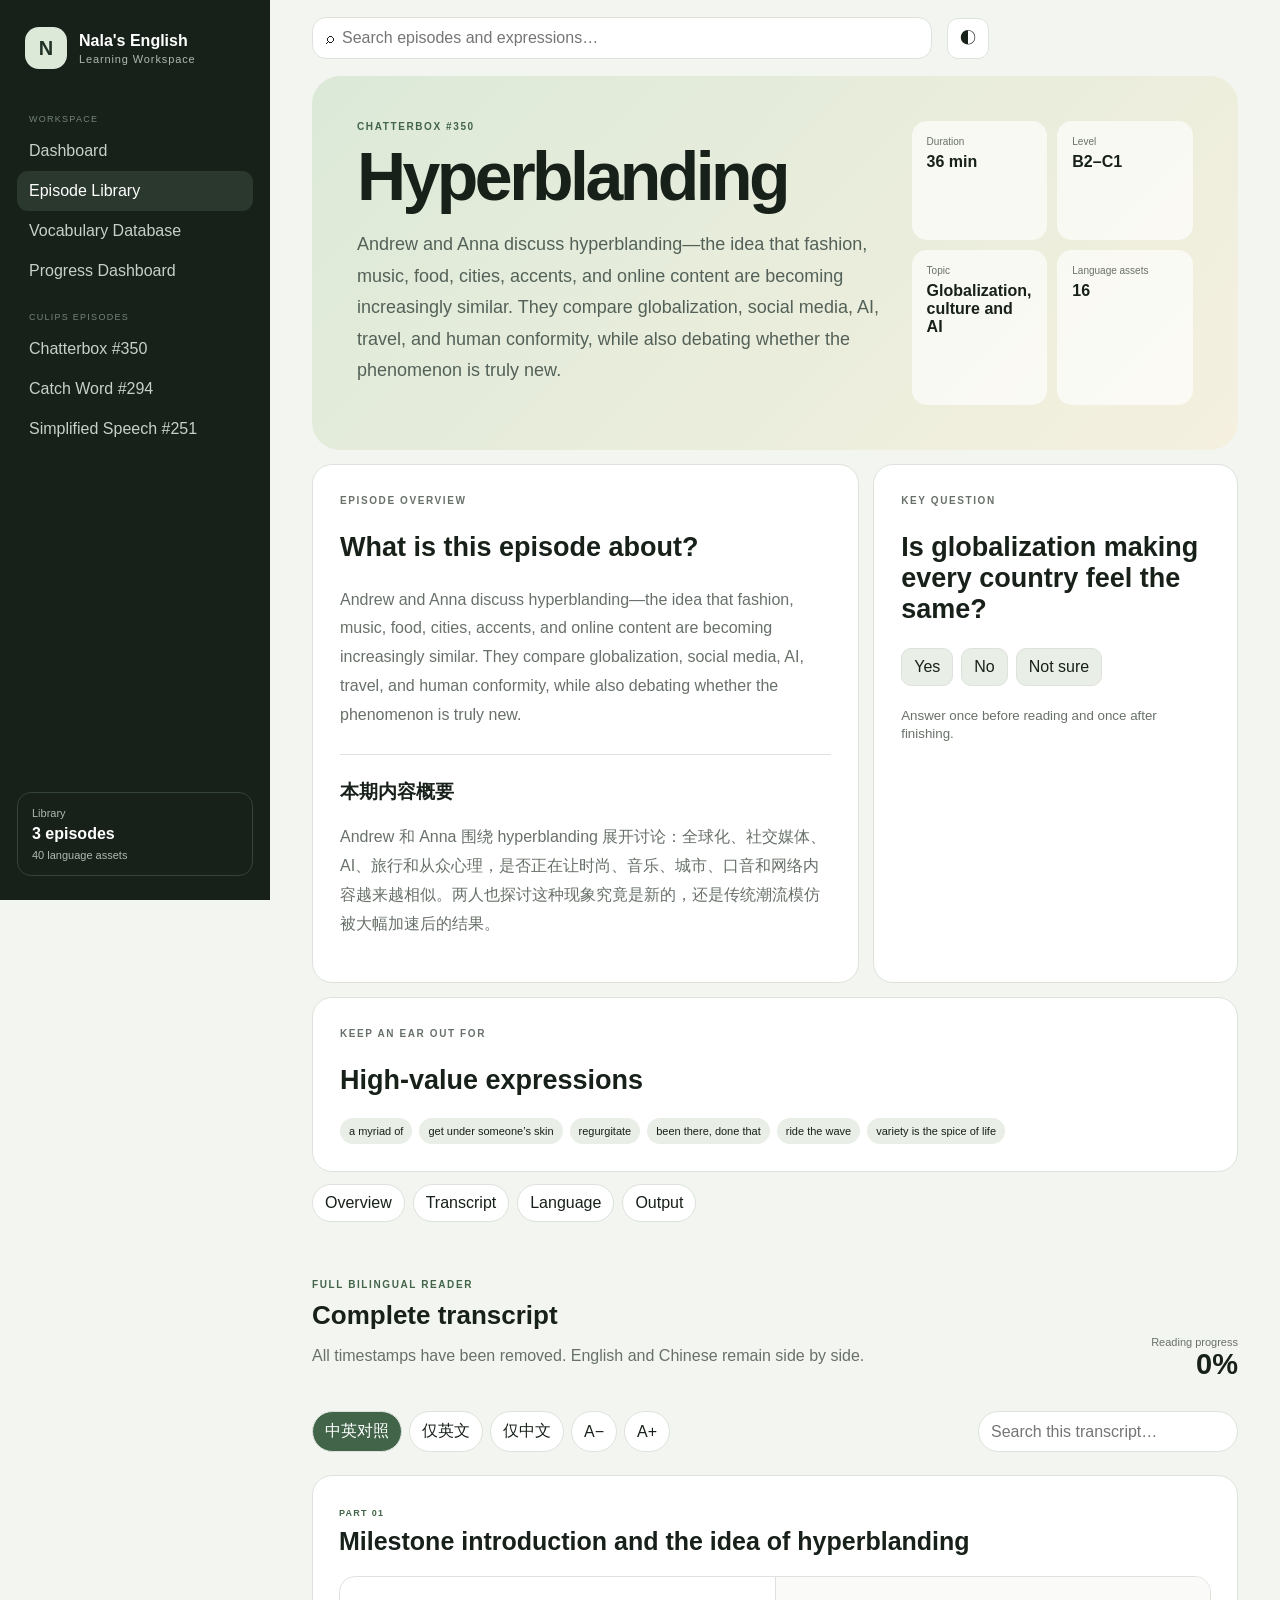
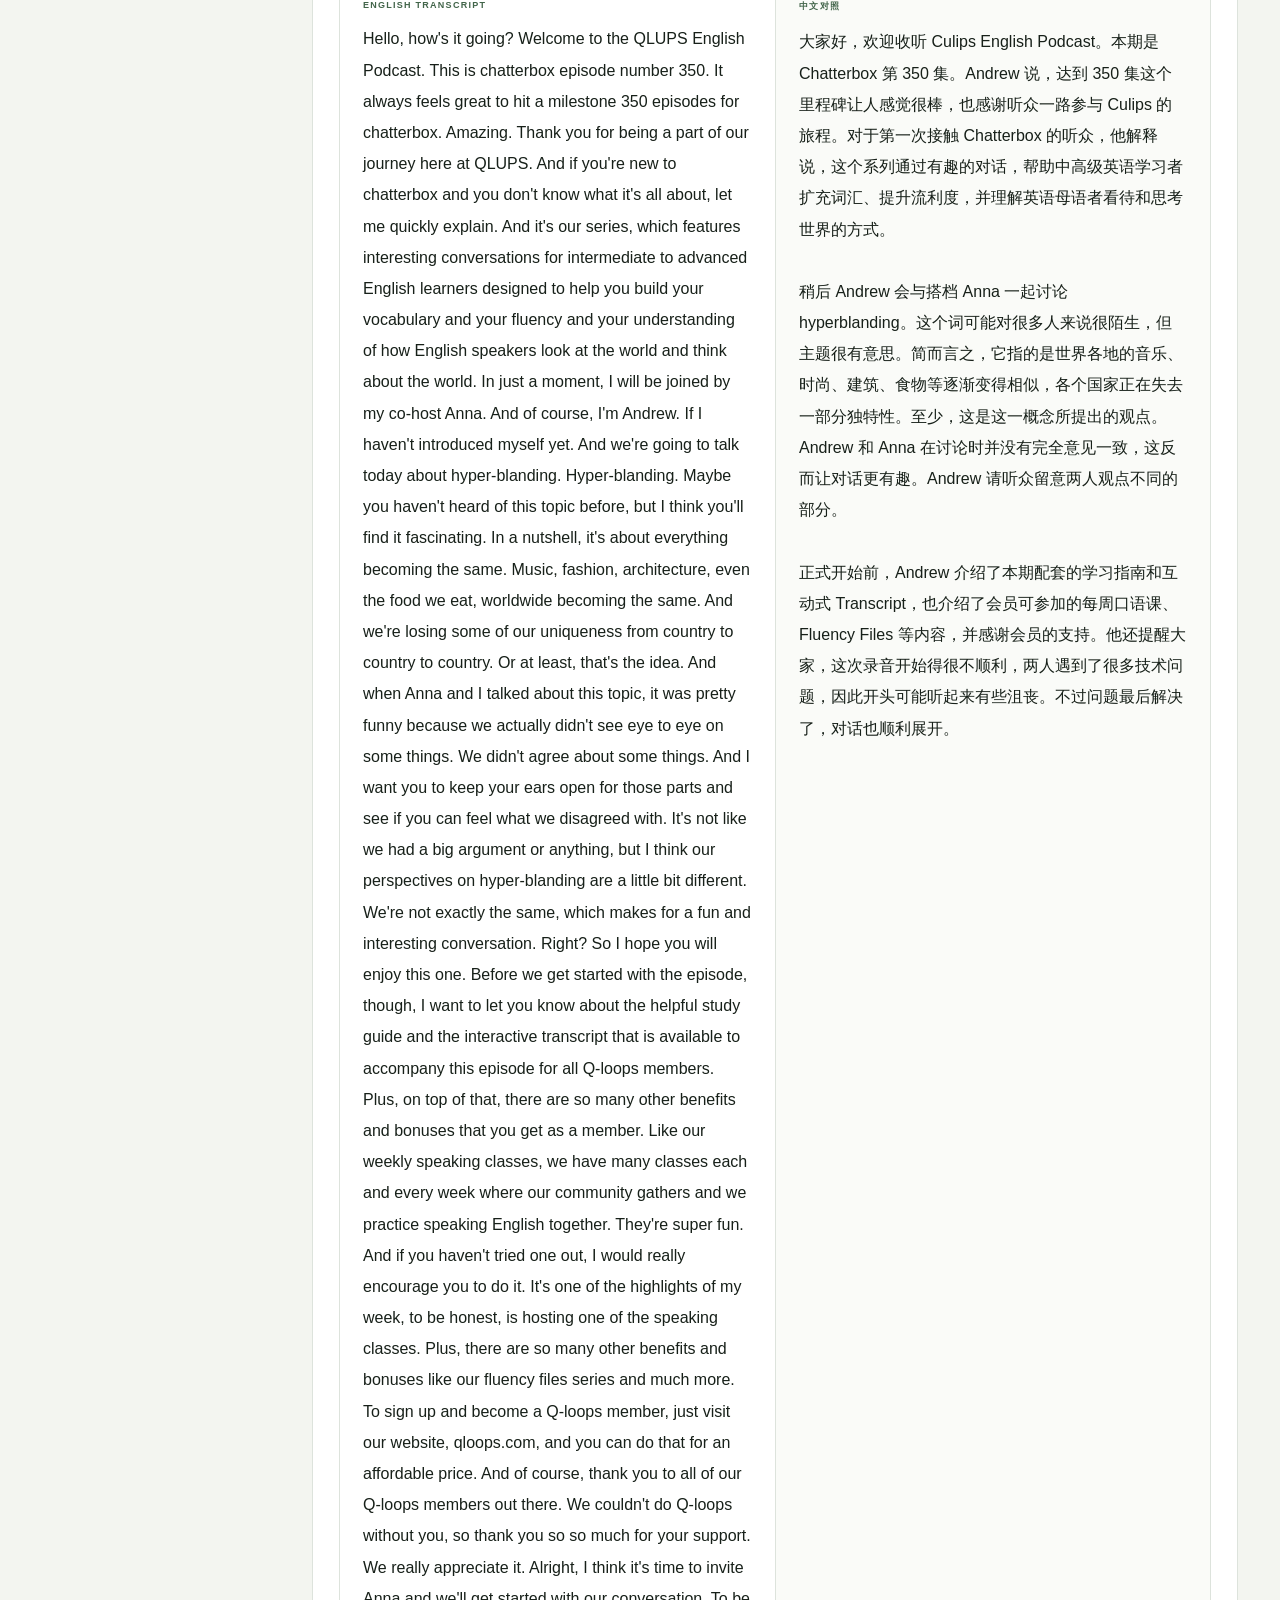
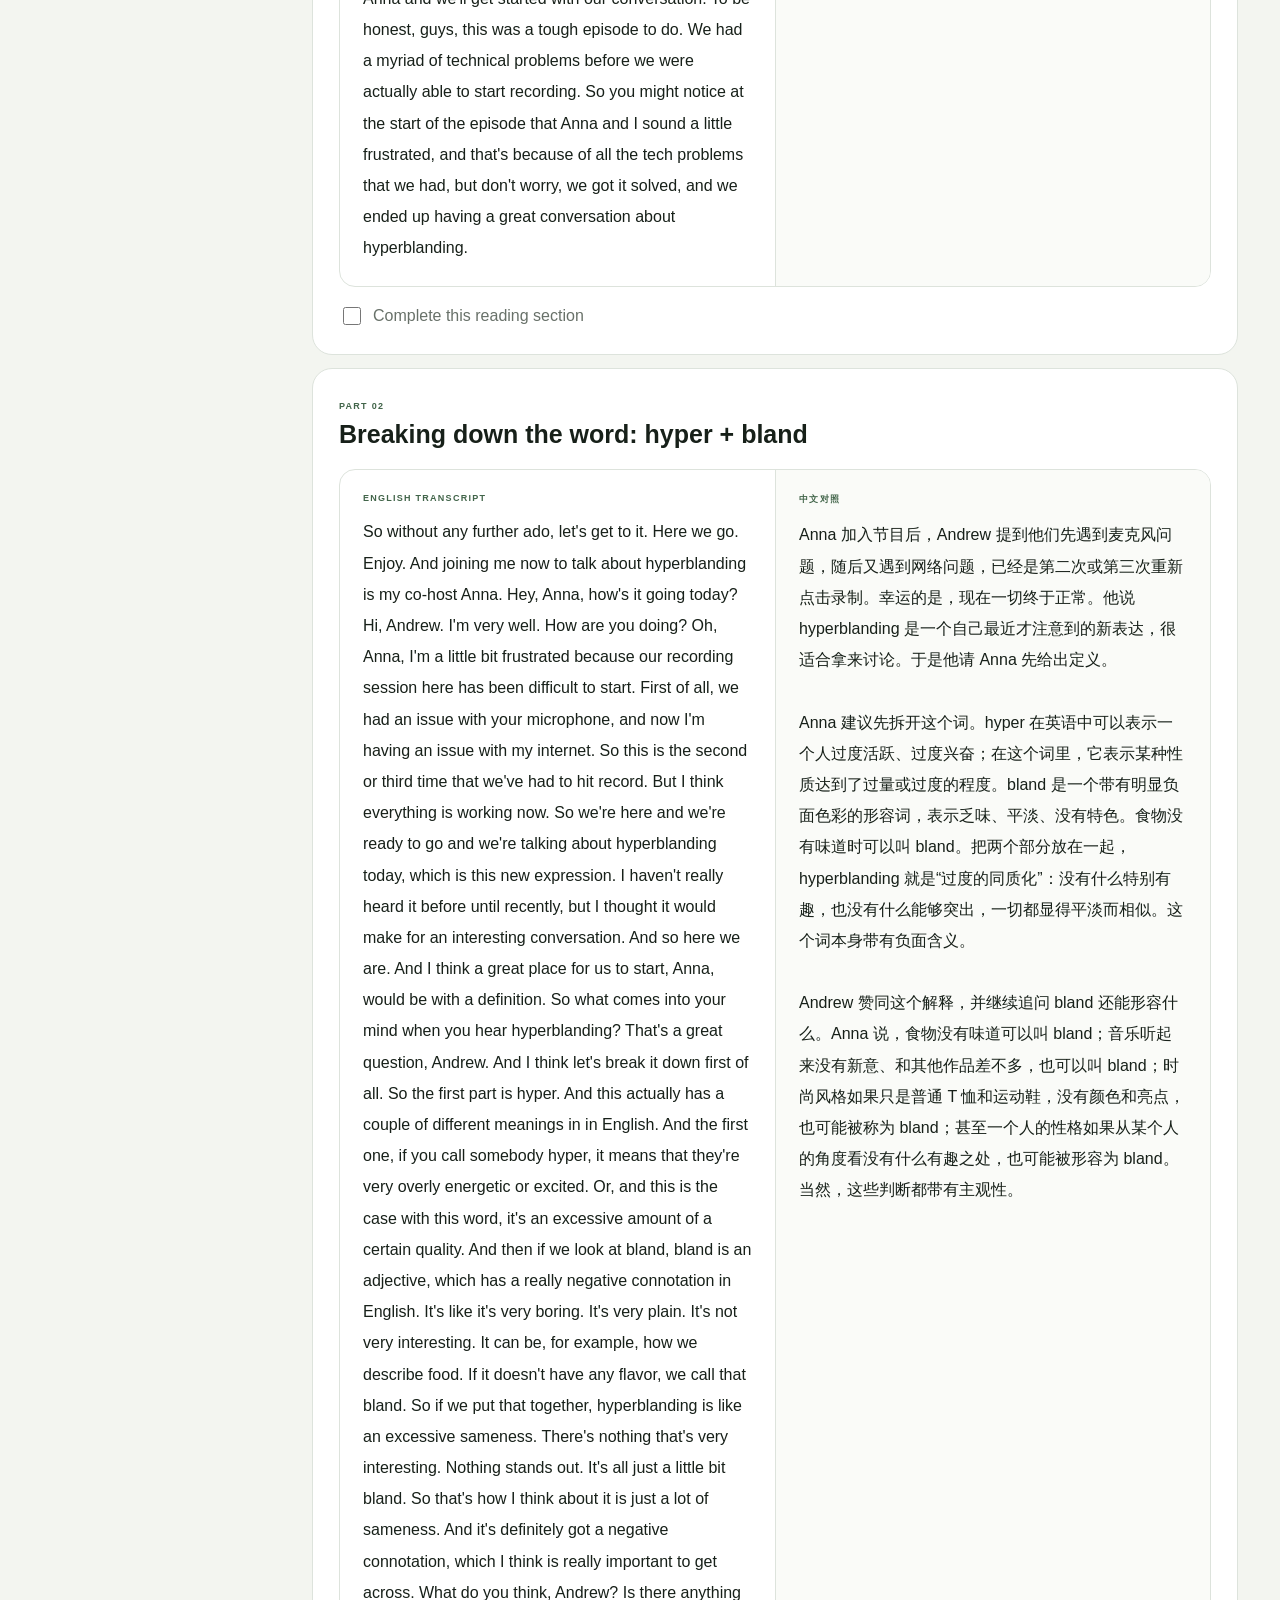
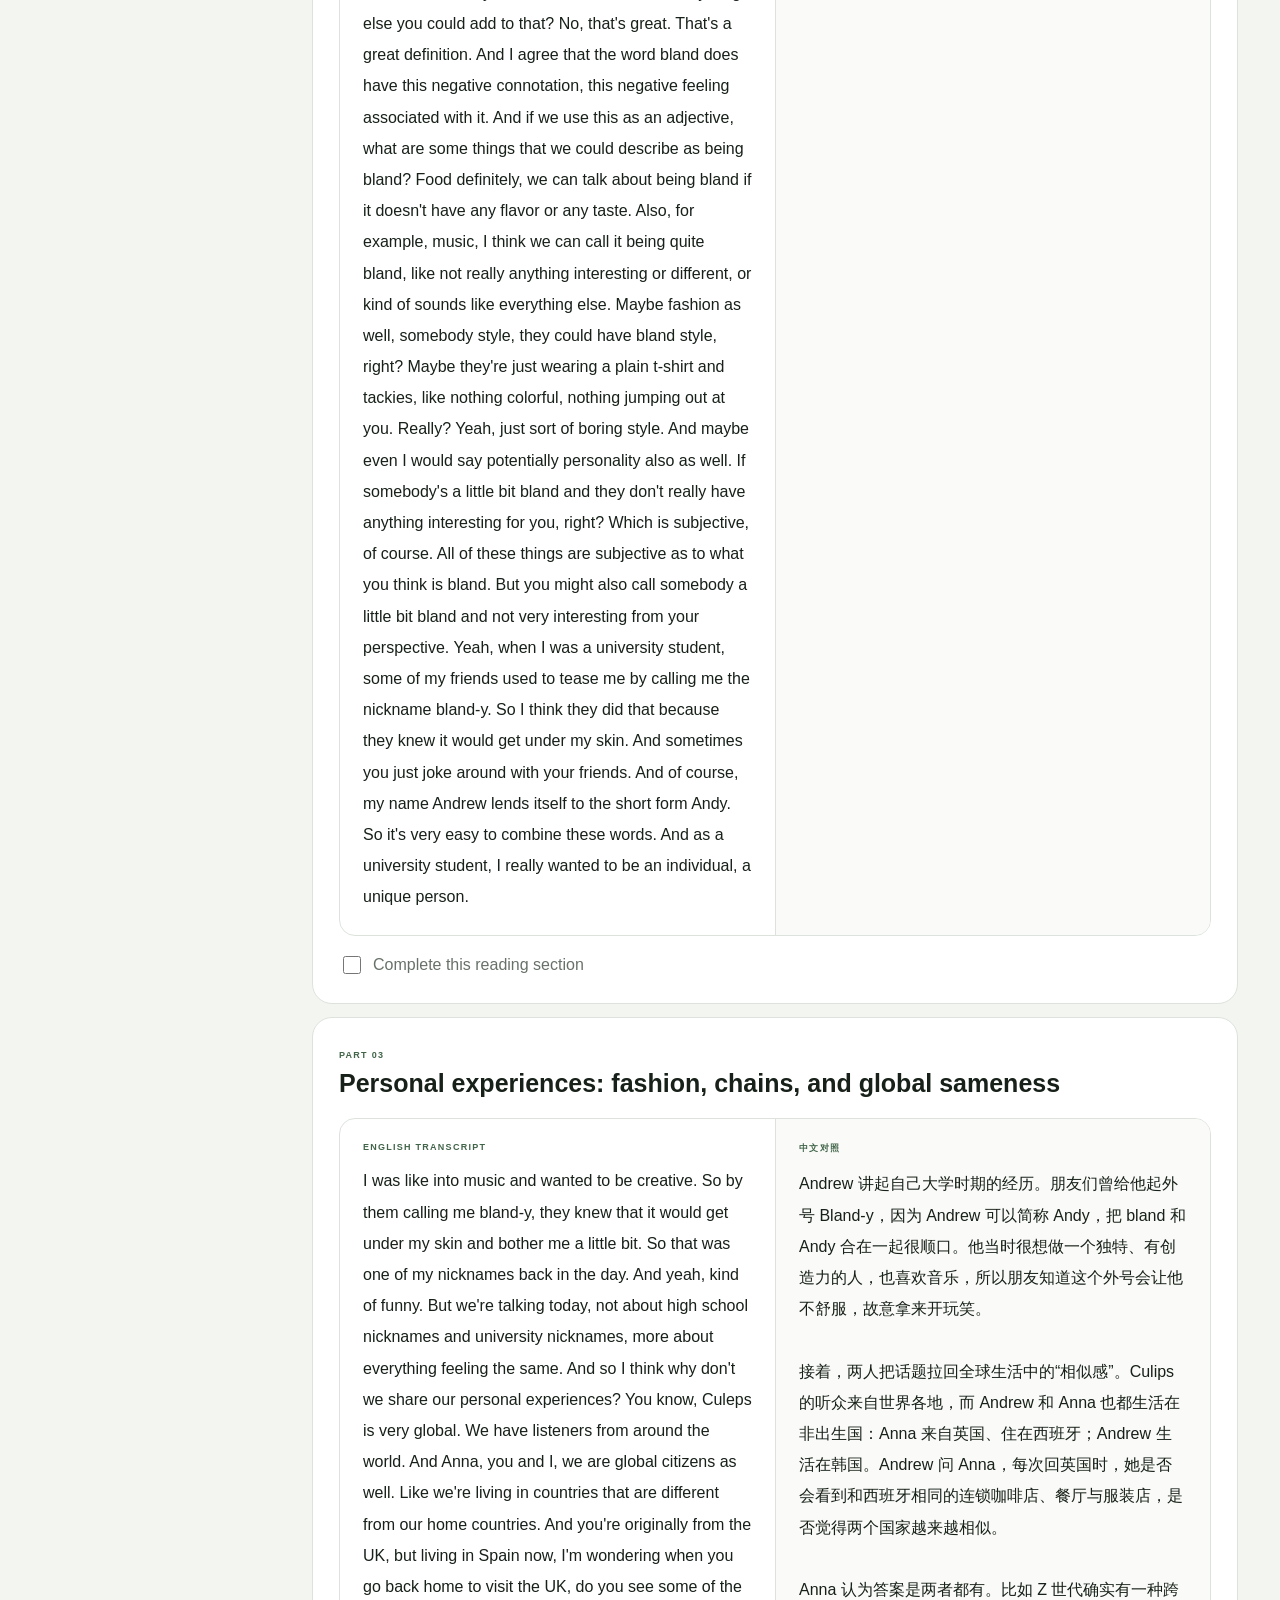
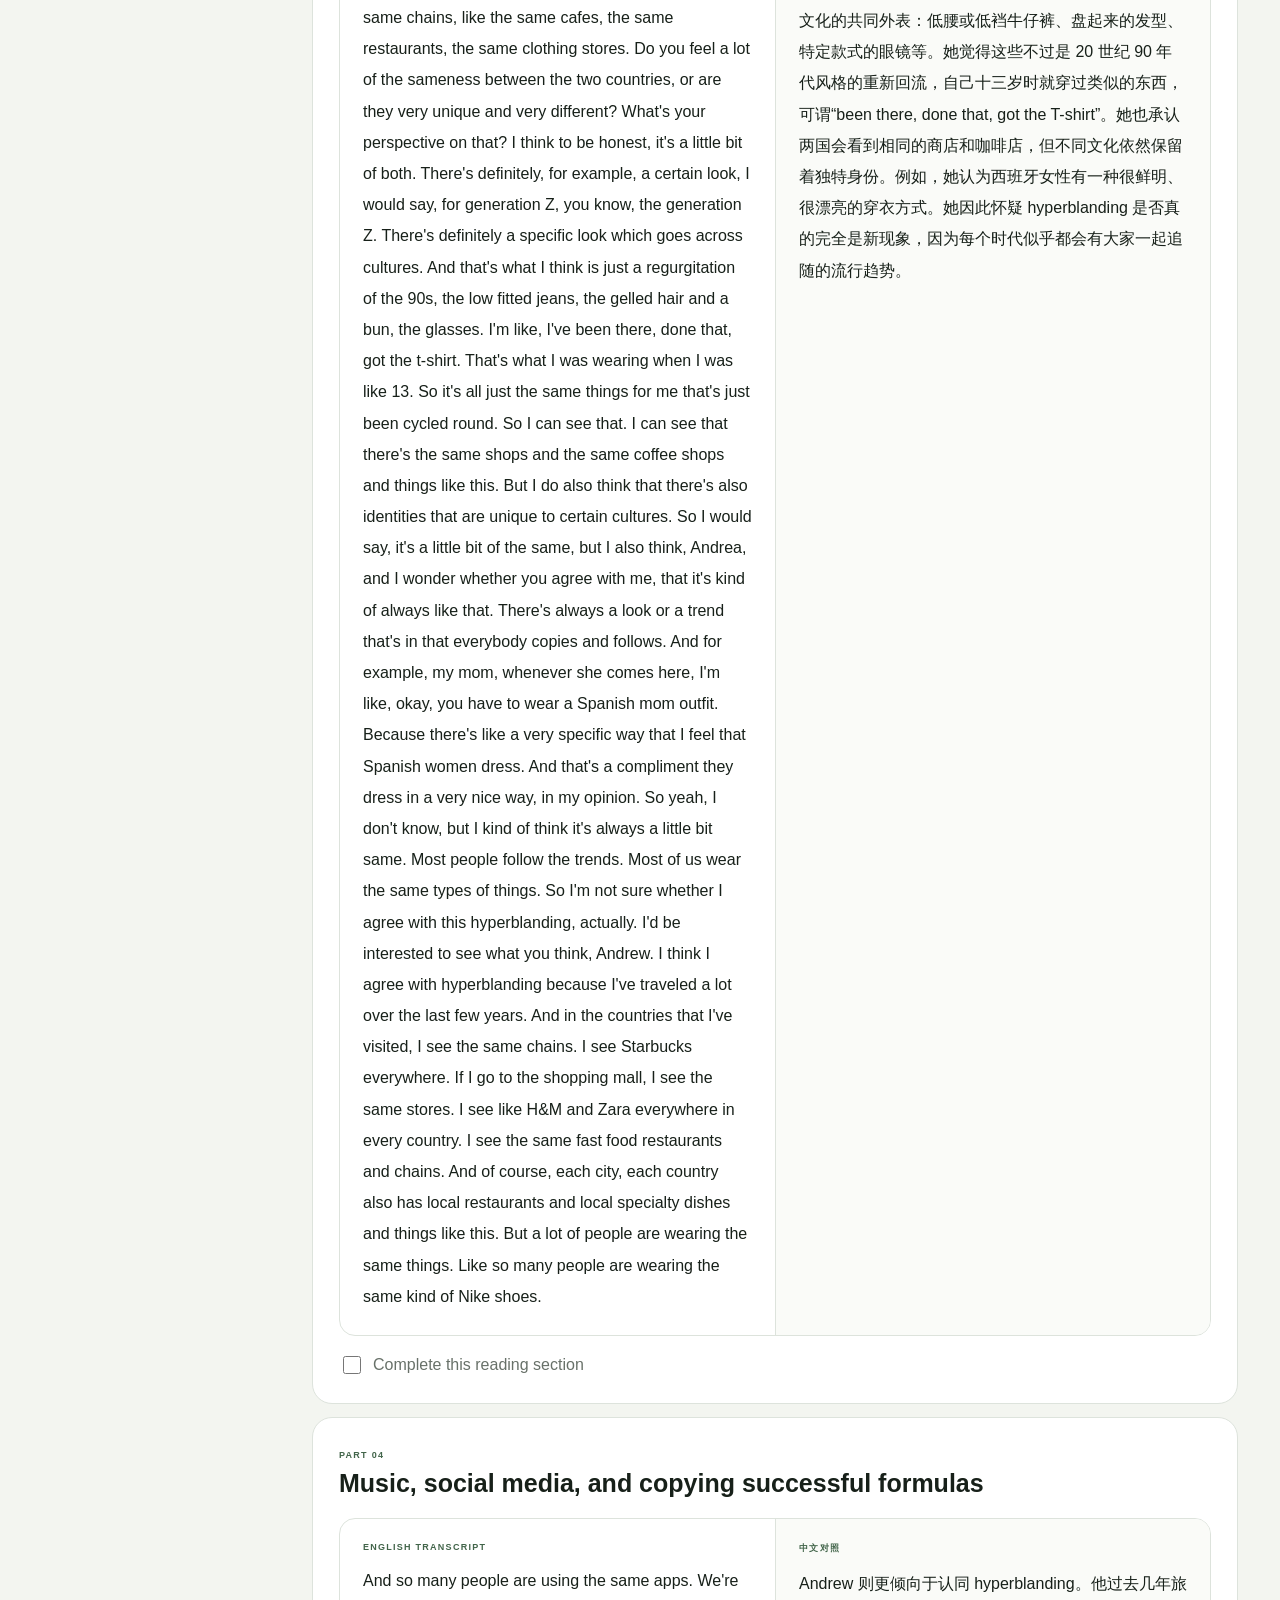
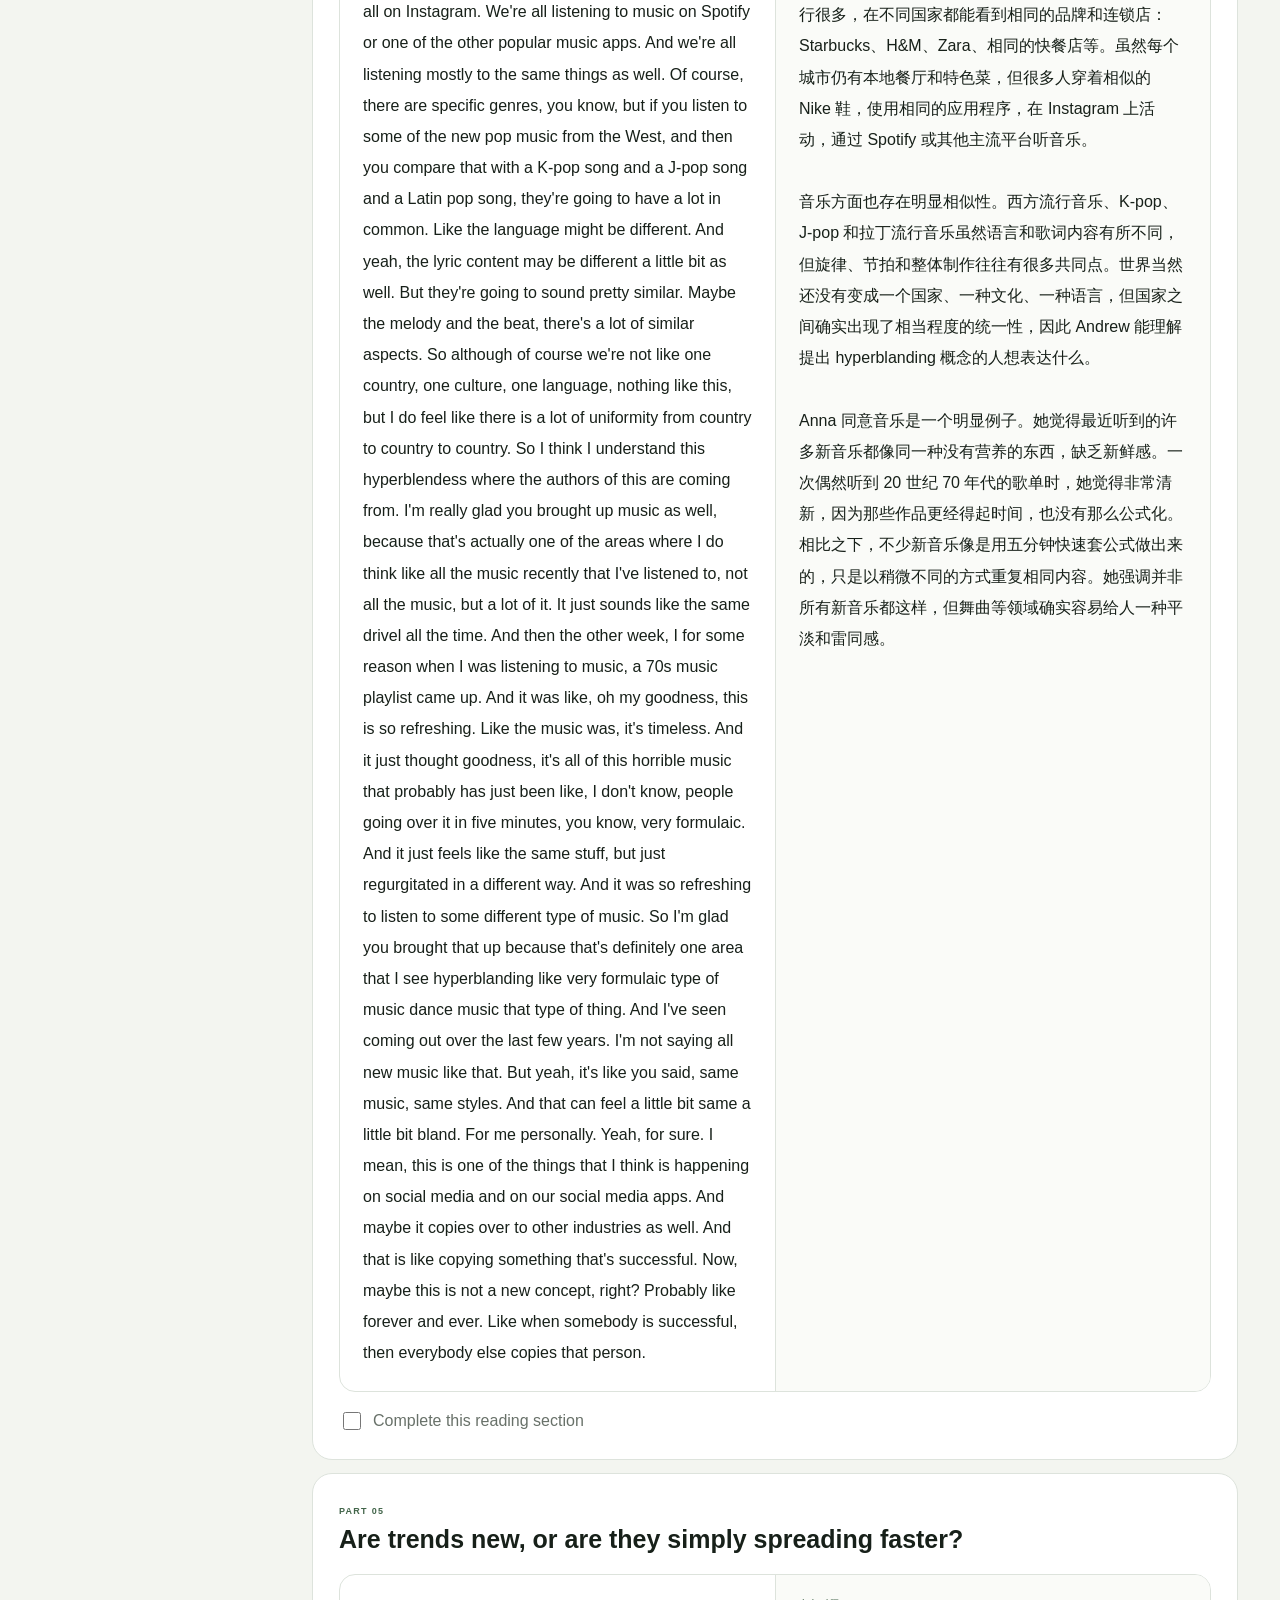
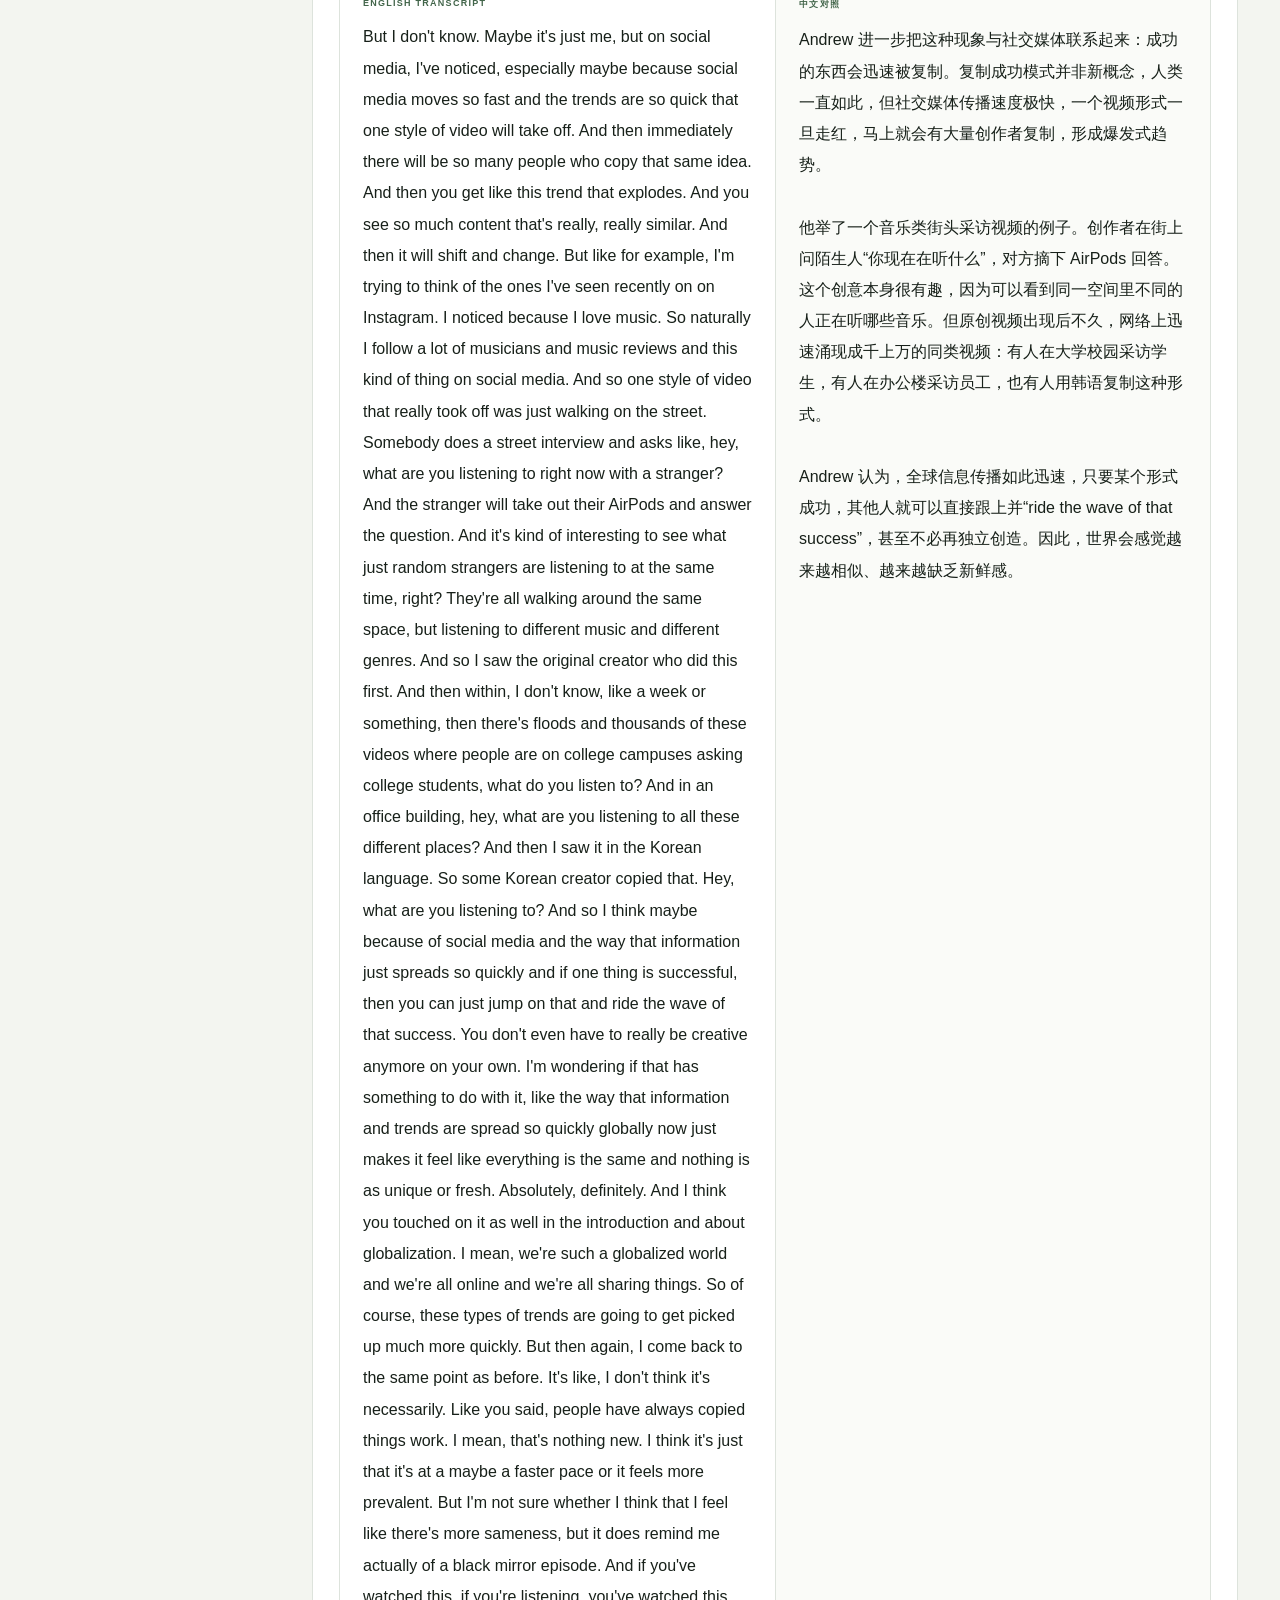
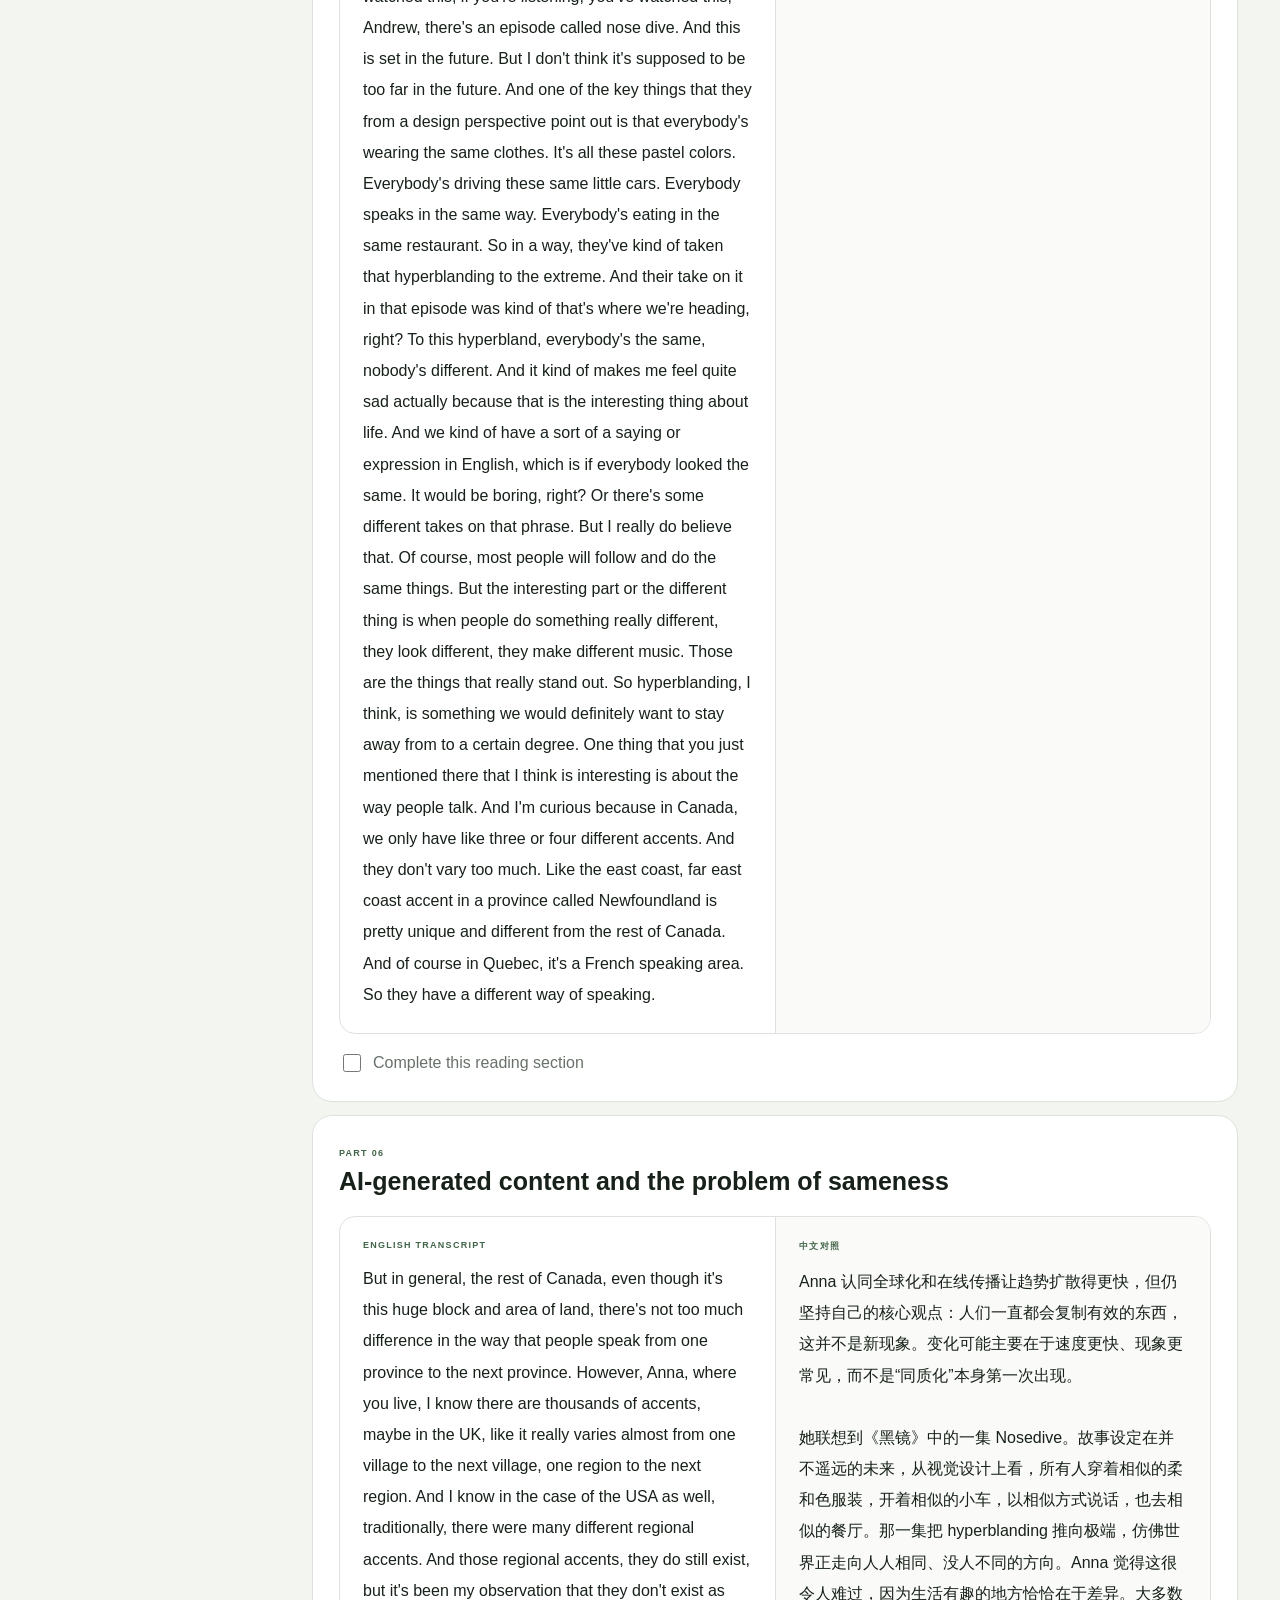
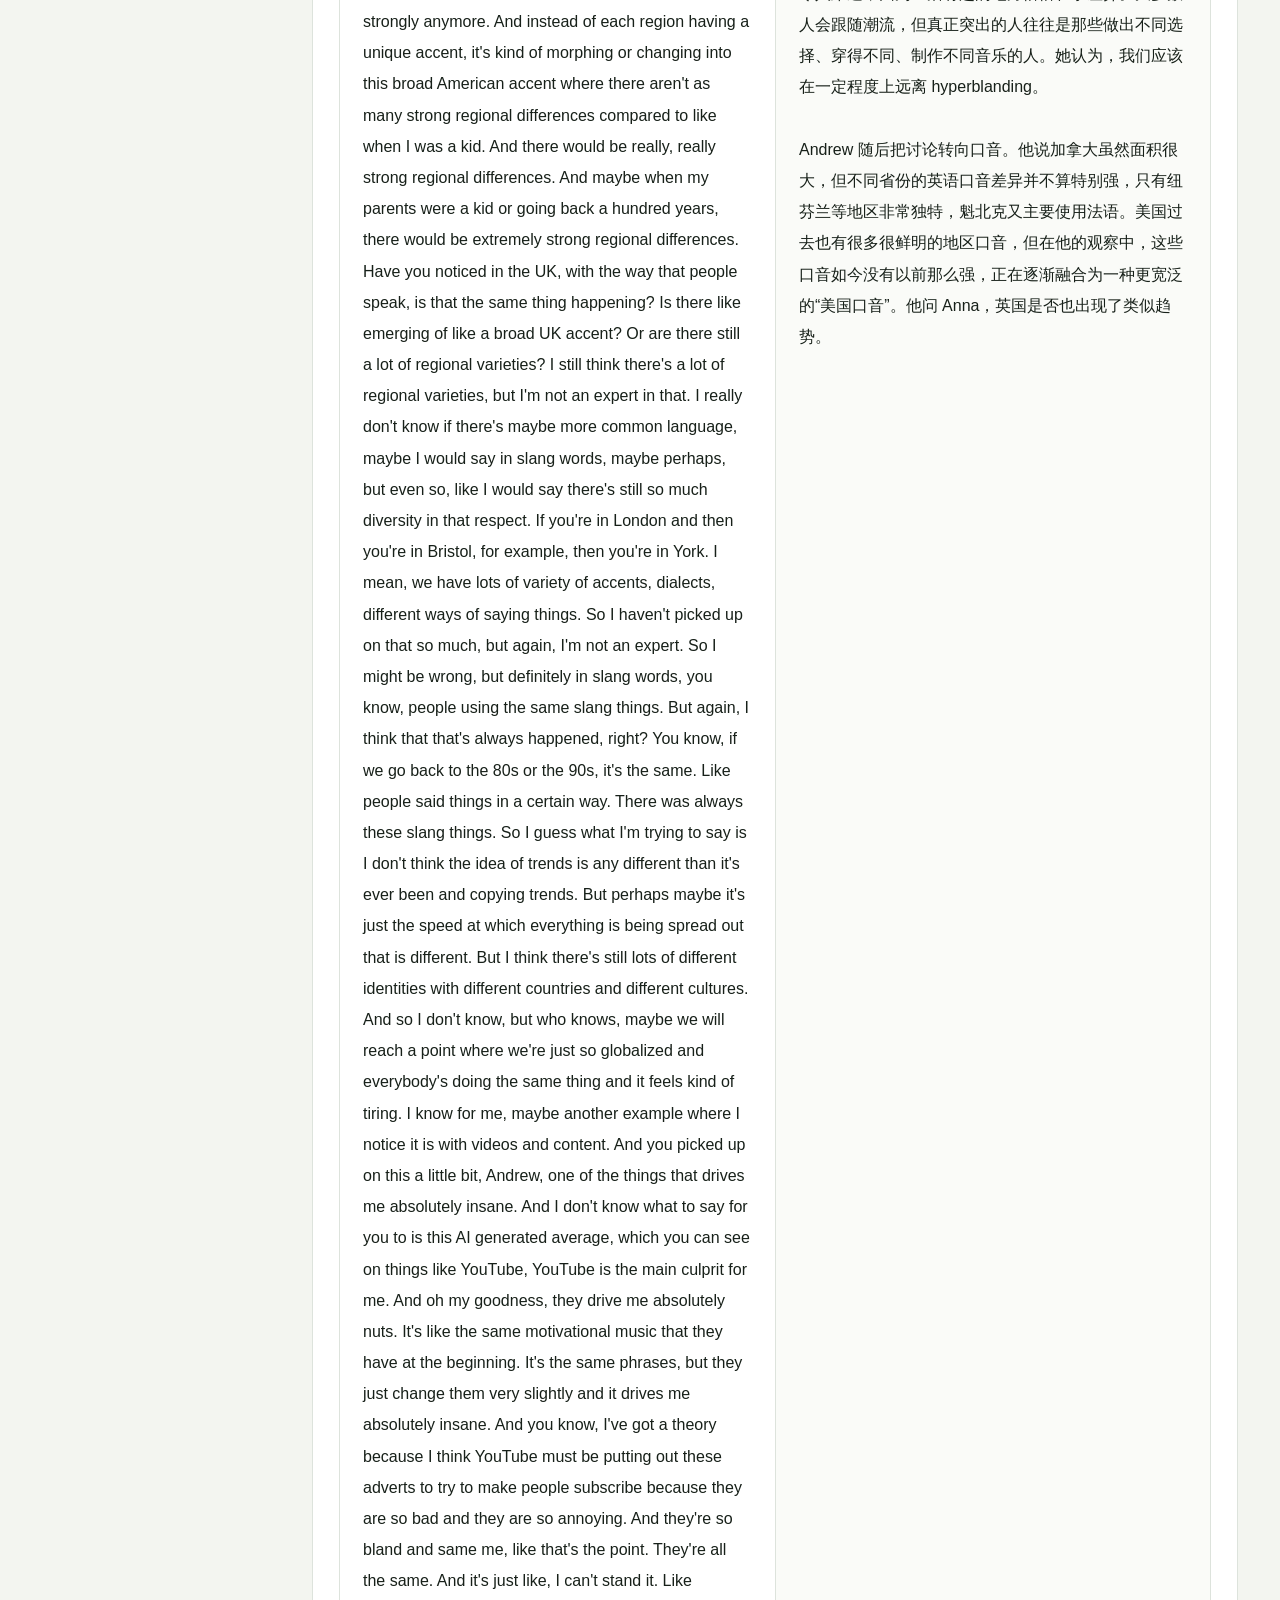
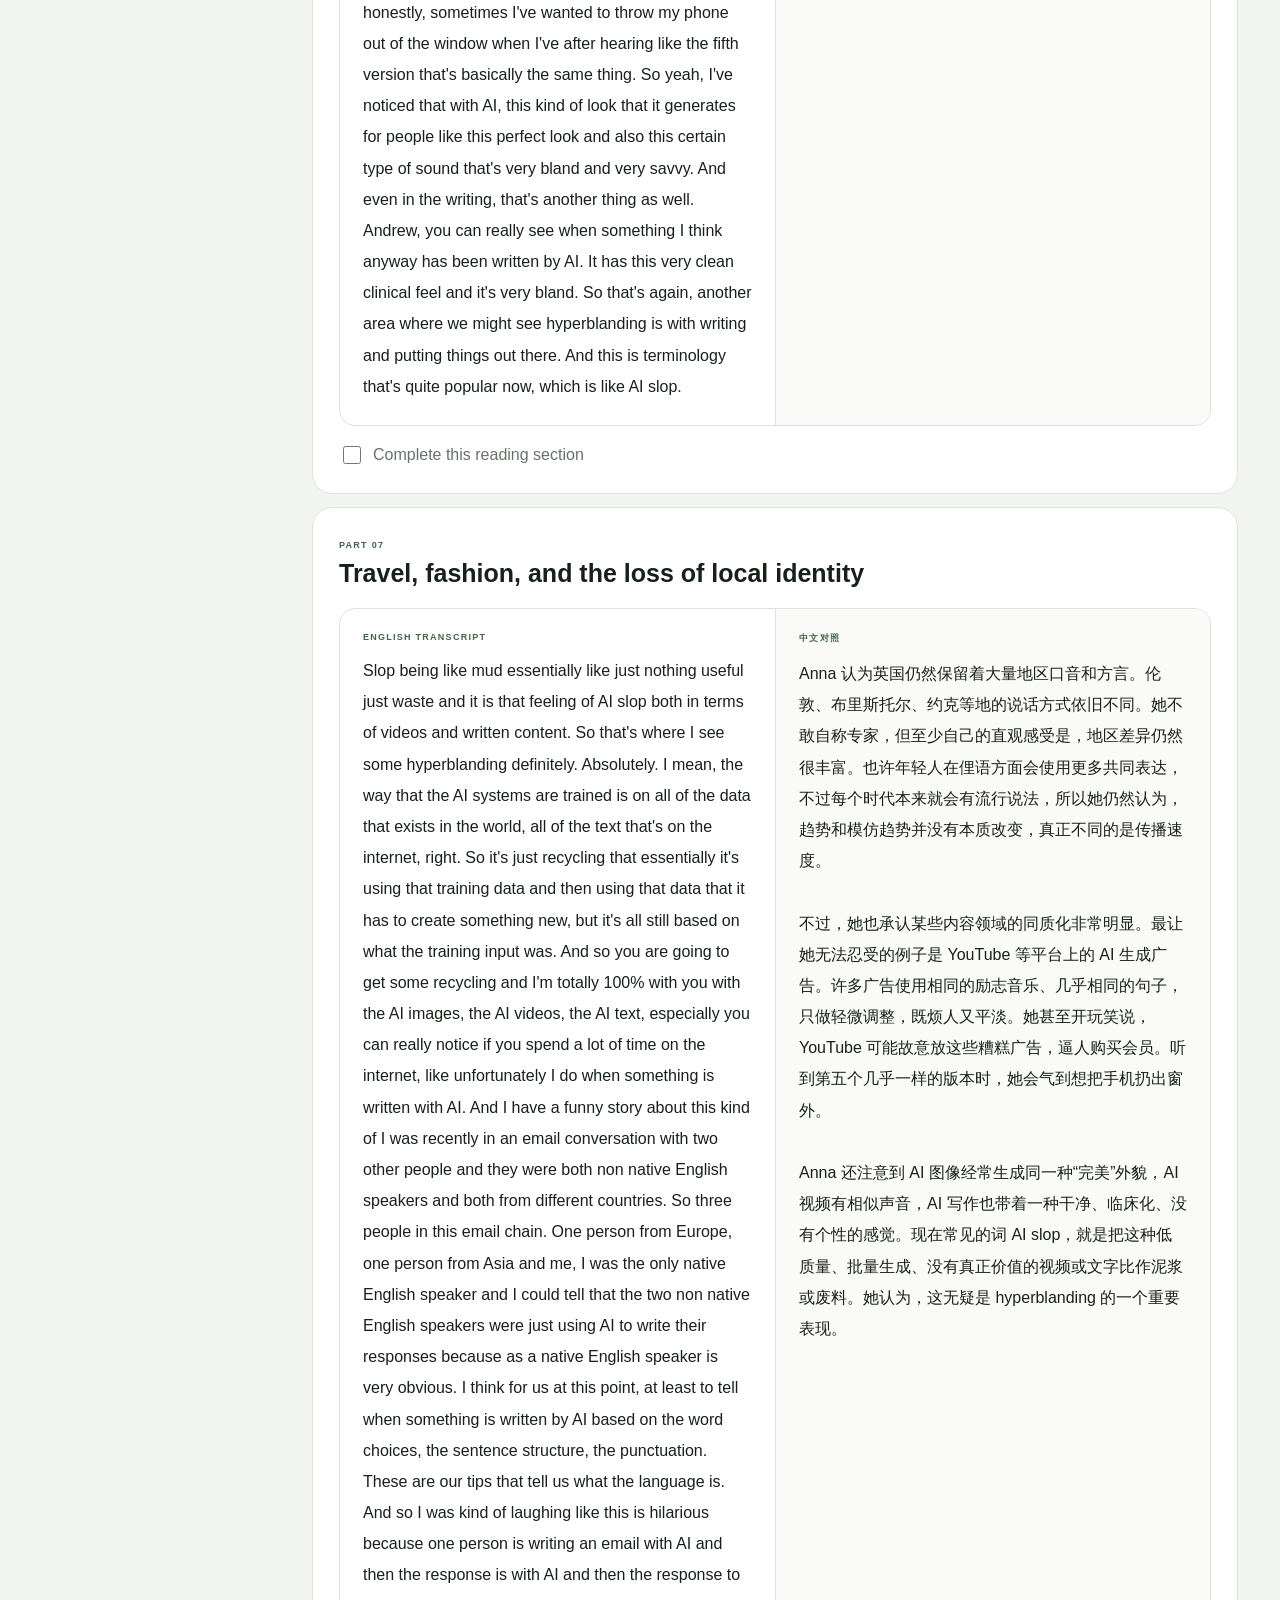
<file: episodes/ep350.html>
<!doctype html>
<html lang="zh-CN"><head><meta charset="utf-8"><meta name="viewport" content="width=device-width,initial-scale=1">
<meta name="description" content="Nala's English Learning Workspace"><title>Chatterbox #350 – Hyperblanding</title>
<link rel="stylesheet" href="../assets/css/styles.css"></head>
<body><div class="app">
<aside class="sidebar" id="sidebar">
  <a class="brand" href="../index.html"><span class="brand-mark">N</span><span><b>Nala's English</b><small>Learning Workspace</small></span></a>
  <nav>
    <div class="nav-label">WORKSPACE</div>
    <a class="nav" href="../index.html">Dashboard</a><a class="nav active" href="../library.html">Episode Library</a><a class="nav" href="../vocabulary.html">Vocabulary Database</a><a class="nav" href="../progress.html">Progress Dashboard</a>
    <div class="nav-label">CULIPS EPISODES</div>
    <a class="nav" href="../episodes/ep350.html">Chatterbox #350</a>
    <a class="nav" href="../episodes/ep294.html">Catch Word #294</a>
    <a class="nav" href="../episodes/ep251.html">Simplified Speech #251</a>
  </nav>
  <div class="side-summary"><span>Library</span><b>3 episodes</b><small>40 language assets</small></div>
</aside>
<main><header class="topbar"><button class="menu" id="menu">☰</button><div class="searchbox"><span>⌕</span><input id="siteSearch" placeholder="Search episodes and expressions…"></div><button class="theme" id="theme">◐</button></header>

<section class="page episode-page" data-episode-page="ep350">
  
<section class="episode-overview" id="overview">
  <div class="episode-cover">
    <div><p class="eyebrow">CHATTERBOX #350</p><h1>Hyperblanding</h1>
    <p class="episode-lead">Andrew and Anna discuss hyperblanding—the idea that fashion, music, food, cities, accents, and online content are becoming increasingly similar. They compare globalization, social media, AI, travel, and human conformity, while also debating whether the phenomenon is truly new.</p></div>
    <div class="snapshot">
      <div><span>Duration</span><b>36 min</b></div><div><span>Level</span><b>B2–C1</b></div>
      <div><span>Topic</span><b>Globalization, culture and AI</b></div><div><span>Language assets</span><b>16</b></div>
    </div>
  </div>
  <div class="overview-grid">
    <article class="overview-copy"><p class="eyebrow">EPISODE OVERVIEW</p><h2>What is this episode about?</h2><p>Andrew and Anna discuss hyperblanding—the idea that fashion, music, food, cities, accents, and online content are becoming increasingly similar. They compare globalization, social media, AI, travel, and human conformity, while also debating whether the phenomenon is truly new.</p>
      <hr><h3>本期内容概要</h3><p>Andrew 和 Anna 围绕 hyperblanding 展开讨论：全球化、社交媒体、AI、旅行和从众心理，是否正在让时尚、音乐、城市、口音和网络内容越来越相似。两人也探讨这种现象究竟是新的，还是传统潮流模仿被大幅加速后的结果。</p>
    </article>
    <article class="question-card"><p class="eyebrow">KEY QUESTION</p><h2>Is globalization making every country feel the same?</h2>
      <div class="choice-row"><button type="button">Yes</button><button type="button">No</button><button type="button">Not sure</button></div>
      <small>Answer once before reading and once after finishing.</small>
    </article>
  </div>
  <article class="overview-copy"><p class="eyebrow">KEEP AN EAR OUT FOR</p><h2>High-value expressions</h2>
    <div class="keyword-cloud"><span>a myriad of</span><span>get under someone’s skin</span><span>regurgitate</span><span>been there, done that</span><span>ride the wave</span><span>variety is the spice of life</span></div>
  </article>
</section>
  <nav class="episode-nav"><a href="#overview">Overview</a><a href="#transcript">Transcript</a><a href="#language">Language</a><a href="#output">Output</a></nav>
  <section id="transcript">
    <div class="section-title"><div><p class="eyebrow">FULL BILINGUAL READER</p><h2>Complete transcript</h2><p>All timestamps have been removed. English and Chinese remain side by side.</p></div><div class="reader-status"><span>Reading progress</span><b data-reader-pct="ep350">0%</b></div></div>
    <div class="reader-toolbar"><button class="reader-view active" data-view="both">中英对照</button><button class="reader-view" data-view="en">仅英文</button><button class="reader-view" data-view="zh">仅中文</button><button class="font-control" data-font="-">A−</button><button class="font-control" data-font="+">A+</button><input class="reader-search" placeholder="Search this transcript…"></div>
    <div class="reader-content">
<article class="reader-section" data-reader-search="milestone introduction and the idea of hyperblanding hello, how&#x27;s it going? welcome to the qlups english podcast. this is chatterbox episode number 350. it always feels great to hit a milestone 350 episodes for chatterbox. amazing. thank you for being a part of our journey here at qlups. and if you&#x27;re new to chatterbox and you don&#x27;t know what it&#x27;s all about, let me quickly explain. and it&#x27;s our series, which features interesting conversations for intermediate to advanced english learners designed to help you build your vocabulary and your fluency and your understanding of how english speakers look at the world and think about the world. in just a moment, i will be joined by my co-host anna. and of course, i&#x27;m andrew. if i haven&#x27;t introduced myself yet. and we&#x27;re going to talk today about hyper-blanding. hyper-blanding. maybe you haven&#x27;t heard of this topic before, but i think you&#x27;ll find it fascinating. in a nutshell, it&#x27;s about everything becoming the same. music, fashion, architecture, even the food we eat, worldwide becoming the same. and we&#x27;re losing some of our uniqueness from country to country to country. or at least, that&#x27;s the idea. and when anna and i talked about this topic, it was pretty funny because we actually didn&#x27;t see eye to eye on some things. we didn&#x27;t agree about some things. and i want you to keep your ears open for those parts and see if you can feel what we disagreed with. it&#x27;s not like we had a big argument or anything, but i think our perspectives on hyper-blanding are a little bit different. we&#x27;re not exactly the same, which makes for a fun and interesting conversation. right? so i hope you will enjoy this one. before we get started with the episode, though, i want to let you know about the helpful study guide and the interactive transcript that is available to accompany this episode for all q-loops members. plus, on top of that, there are so many other benefits and bonuses that you get as a member. like our weekly speaking classes, we have many classes each and every week where our community gathers and we practice speaking english together. they&#x27;re super fun. and if you haven&#x27;t tried one out, i would really encourage you to do it. it&#x27;s one of the highlights of my week, to be honest, is hosting one of the speaking classes. plus, there are so many other benefits and bonuses like our fluency files series and much more. to sign up and become a q-loops member, just visit our website, qloops.com, and you can do that for an affordable price. and of course, thank you to all of our q-loops members out there. we couldn&#x27;t do q-loops without you, so thank you so so much for your support. we really appreciate it. alright, i think it&#x27;s time to invite anna and we&#x27;ll get started with our conversation. to be honest, guys, this was a tough episode to do. we had a myriad of technical problems before we were actually able to start recording. so you might notice at the start of the episode that anna and i sound a little frustrated, and that&#x27;s because of all the tech problems that we had, but don&#x27;t worry, we got it solved, and we ended up having a great conversation about hyperblanding. 大家好，欢迎收听 culips english podcast。本期是 chatterbox 第 350 集。andrew 说，达到 350 集这个里程碑让人感觉很棒，也感谢听众一路参与 culips 的旅程。对于第一次接触 chatterbox 的听众，他解释说，这个系列通过有趣的对话，帮助中高级英语学习者扩充词汇、提升流利度，并理解英语母语者看待和思考世界的方式。

稍后 andrew 会与搭档 anna 一起讨论 hyperblanding。这个词可能对很多人来说很陌生，但主题很有意思。简而言之，它指的是世界各地的音乐、时尚、建筑、食物等逐渐变得相似，各个国家正在失去一部分独特性。至少，这是这一概念所提出的观点。andrew 和 anna 在讨论时并没有完全意见一致，这反而让对话更有趣。andrew 请听众留意两人观点不同的部分。

正式开始前，andrew 介绍了本期配套的学习指南和互动式 transcript，也介绍了会员可参加的每周口语课、fluency files 等内容，并感谢会员的支持。他还提醒大家，这次录音开始得很不顺利，两人遇到了很多技术问题，因此开头可能听起来有些沮丧。不过问题最后解决了，对话也顺利展开。">
  <div class="reader-section-head"><span>PART 01</span><h2>Milestone introduction and the idea of hyperblanding</h2></div>
  <div class="parallel-reader">
    <div class="language-column"><div class="language-label">ENGLISH TRANSCRIPT</div><p>Hello, how&#x27;s it going? Welcome to the QLUPS English Podcast. This is chatterbox episode number 350. It always feels great to hit a milestone 350 episodes for chatterbox. Amazing. Thank you for being a part of our journey here at QLUPS. And if you&#x27;re new to chatterbox and you don&#x27;t know what it&#x27;s all about, let me quickly explain. And it&#x27;s our series, which features interesting conversations for intermediate to advanced English learners designed to help you build your vocabulary and your fluency and your understanding of how English speakers look at the world and think about the world. In just a moment, I will be joined by my co-host Anna. And of course, I&#x27;m Andrew. If I haven&#x27;t introduced myself yet. And we&#x27;re going to talk today about hyper-blanding. Hyper-blanding. Maybe you haven&#x27;t heard of this topic before, but I think you&#x27;ll find it fascinating. In a nutshell, it&#x27;s about everything becoming the same. Music, fashion, architecture, even the food we eat, worldwide becoming the same. And we&#x27;re losing some of our uniqueness from country to country to country. Or at least, that&#x27;s the idea. And when Anna and I talked about this topic, it was pretty funny because we actually didn&#x27;t see eye to eye on some things. We didn&#x27;t agree about some things. And I want you to keep your ears open for those parts and see if you can feel what we disagreed with. It&#x27;s not like we had a big argument or anything, but I think our perspectives on hyper-blanding are a little bit different. We&#x27;re not exactly the same, which makes for a fun and interesting conversation. Right? So I hope you will enjoy this one. Before we get started with the episode, though, I want to let you know about the helpful study guide and the interactive transcript that is available to accompany this episode for all Q-loops members. Plus, on top of that, there are so many other benefits and bonuses that you get as a member. Like our weekly speaking classes, we have many classes each and every week where our community gathers and we practice speaking English together. They&#x27;re super fun. And if you haven&#x27;t tried one out, I would really encourage you to do it. It&#x27;s one of the highlights of my week, to be honest, is hosting one of the speaking classes. Plus, there are so many other benefits and bonuses like our fluency files series and much more. To sign up and become a Q-loops member, just visit our website, qloops.com, and you can do that for an affordable price. And of course, thank you to all of our Q-loops members out there. We couldn&#x27;t do Q-loops without you, so thank you so so much for your support. We really appreciate it. Alright, I think it&#x27;s time to invite Anna and we&#x27;ll get started with our conversation. To be honest, guys, this was a tough episode to do. We had a myriad of technical problems before we were actually able to start recording. So you might notice at the start of the episode that Anna and I sound a little frustrated, and that&#x27;s because of all the tech problems that we had, but don&#x27;t worry, we got it solved, and we ended up having a great conversation about hyperblanding.</p></div>
    <div class="language-column translation"><div class="language-label">中文对照</div><p>大家好，欢迎收听 Culips English Podcast。本期是 Chatterbox 第 350 集。Andrew 说，达到 350 集这个里程碑让人感觉很棒，也感谢听众一路参与 Culips 的旅程。对于第一次接触 Chatterbox 的听众，他解释说，这个系列通过有趣的对话，帮助中高级英语学习者扩充词汇、提升流利度，并理解英语母语者看待和思考世界的方式。

稍后 Andrew 会与搭档 Anna 一起讨论 hyperblanding。这个词可能对很多人来说很陌生，但主题很有意思。简而言之，它指的是世界各地的音乐、时尚、建筑、食物等逐渐变得相似，各个国家正在失去一部分独特性。至少，这是这一概念所提出的观点。Andrew 和 Anna 在讨论时并没有完全意见一致，这反而让对话更有趣。Andrew 请听众留意两人观点不同的部分。

正式开始前，Andrew 介绍了本期配套的学习指南和互动式 Transcript，也介绍了会员可参加的每周口语课、Fluency Files 等内容，并感谢会员的支持。他还提醒大家，这次录音开始得很不顺利，两人遇到了很多技术问题，因此开头可能听起来有些沮丧。不过问题最后解决了，对话也顺利展开。</p></div>
  </div>
  <label class="completion"><input type="checkbox" data-episode="ep350" data-step="read-1"> Complete this reading section</label>
</article>
<article class="reader-section" data-reader-search="breaking down the word: hyper + bland so without any further ado, let&#x27;s get to it. here we go. enjoy. and joining me now to talk about hyperblanding is my co-host anna. hey, anna, how&#x27;s it going today? hi, andrew. i&#x27;m very well. how are you doing? oh, anna, i&#x27;m a little bit frustrated because our recording session here has been difficult to start. first of all, we had an issue with your microphone, and now i&#x27;m having an issue with my internet. so this is the second or third time that we&#x27;ve had to hit record. but i think everything is working now. so we&#x27;re here and we&#x27;re ready to go and we&#x27;re talking about hyperblanding today, which is this new expression. i haven&#x27;t really heard it before until recently, but i thought it would make for an interesting conversation. and so here we are. and i think a great place for us to start, anna, would be with a definition. so what comes into your mind when you hear hyperblanding? that&#x27;s a great question, andrew. and i think let&#x27;s break it down first of all. so the first part is hyper. and this actually has a couple of different meanings in in english. and the first one, if you call somebody hyper, it means that they&#x27;re very overly energetic or excited. or, and this is the case with this word, it&#x27;s an excessive amount of a certain quality. and then if we look at bland, bland is an adjective, which has a really negative connotation in english. it&#x27;s like it&#x27;s very boring. it&#x27;s very plain. it&#x27;s not very interesting. it can be, for example, how we describe food. if it doesn&#x27;t have any flavor, we call that bland. so if we put that together, hyperblanding is like an excessive sameness. there&#x27;s nothing that&#x27;s very interesting. nothing stands out. it&#x27;s all just a little bit bland. so that&#x27;s how i think about it is just a lot of sameness. and it&#x27;s definitely got a negative connotation, which i think is really important to get across. what do you think, andrew? is there anything else you could add to that? no, that&#x27;s great. that&#x27;s a great definition. and i agree that the word bland does have this negative connotation, this negative feeling associated with it. and if we use this as an adjective, what are some things that we could describe as being bland? food definitely, we can talk about being bland if it doesn&#x27;t have any flavor or any taste. also, for example, music, i think we can call it being quite bland, like not really anything interesting or different, or kind of sounds like everything else. maybe fashion as well, somebody style, they could have bland style, right? maybe they&#x27;re just wearing a plain t-shirt and tackies, like nothing colorful, nothing jumping out at you. really? yeah, just sort of boring style. and maybe even i would say potentially personality also as well. if somebody&#x27;s a little bit bland and they don&#x27;t really have anything interesting for you, right? which is subjective, of course. all of these things are subjective as to what you think is bland. but you might also call somebody a little bit bland and not very interesting from your perspective. yeah, when i was a university student, some of my friends used to tease me by calling me the nickname bland-y. so i think they did that because they knew it would get under my skin. and sometimes you just joke around with your friends. and of course, my name andrew lends itself to the short form andy. so it&#x27;s very easy to combine these words. and as a university student, i really wanted to be an individual, a unique person. anna 加入节目后，andrew 提到他们先遇到麦克风问题，随后又遇到网络问题，已经是第二次或第三次重新点击录制。幸运的是，现在一切终于正常。他说 hyperblanding 是一个自己最近才注意到的新表达，很适合拿来讨论。于是他请 anna 先给出定义。

anna 建议先拆开这个词。hyper 在英语中可以表示一个人过度活跃、过度兴奋；在这个词里，它表示某种性质达到了过量或过度的程度。bland 是一个带有明显负面色彩的形容词，表示乏味、平淡、没有特色。食物没有味道时可以叫 bland。把两个部分放在一起，hyperblanding 就是“过度的同质化”：没有什么特别有趣，也没有什么能够突出，一切都显得平淡而相似。这个词本身带有负面含义。

andrew 赞同这个解释，并继续追问 bland 还能形容什么。anna 说，食物没有味道可以叫 bland；音乐听起来没有新意、和其他作品差不多，也可以叫 bland；时尚风格如果只是普通 t 恤和运动鞋，没有颜色和亮点，也可能被称为 bland；甚至一个人的性格如果从某个人的角度看没有什么有趣之处，也可能被形容为 bland。当然，这些判断都带有主观性。">
  <div class="reader-section-head"><span>PART 02</span><h2>Breaking down the word: hyper + bland</h2></div>
  <div class="parallel-reader">
    <div class="language-column"><div class="language-label">ENGLISH TRANSCRIPT</div><p>So without any further ado, let&#x27;s get to it. Here we go. Enjoy. And joining me now to talk about hyperblanding is my co-host Anna. Hey, Anna, how&#x27;s it going today? Hi, Andrew. I&#x27;m very well. How are you doing? Oh, Anna, I&#x27;m a little bit frustrated because our recording session here has been difficult to start. First of all, we had an issue with your microphone, and now I&#x27;m having an issue with my internet. So this is the second or third time that we&#x27;ve had to hit record. But I think everything is working now. So we&#x27;re here and we&#x27;re ready to go and we&#x27;re talking about hyperblanding today, which is this new expression. I haven&#x27;t really heard it before until recently, but I thought it would make for an interesting conversation. And so here we are. And I think a great place for us to start, Anna, would be with a definition. So what comes into your mind when you hear hyperblanding? That&#x27;s a great question, Andrew. And I think let&#x27;s break it down first of all. So the first part is hyper. And this actually has a couple of different meanings in in English. And the first one, if you call somebody hyper, it means that they&#x27;re very overly energetic or excited. Or, and this is the case with this word, it&#x27;s an excessive amount of a certain quality. And then if we look at bland, bland is an adjective, which has a really negative connotation in English. It&#x27;s like it&#x27;s very boring. It&#x27;s very plain. It&#x27;s not very interesting. It can be, for example, how we describe food. If it doesn&#x27;t have any flavor, we call that bland. So if we put that together, hyperblanding is like an excessive sameness. There&#x27;s nothing that&#x27;s very interesting. Nothing stands out. It&#x27;s all just a little bit bland. So that&#x27;s how I think about it is just a lot of sameness. And it&#x27;s definitely got a negative connotation, which I think is really important to get across. What do you think, Andrew? Is there anything else you could add to that? No, that&#x27;s great. That&#x27;s a great definition. And I agree that the word bland does have this negative connotation, this negative feeling associated with it. And if we use this as an adjective, what are some things that we could describe as being bland? Food definitely, we can talk about being bland if it doesn&#x27;t have any flavor or any taste. Also, for example, music, I think we can call it being quite bland, like not really anything interesting or different, or kind of sounds like everything else. Maybe fashion as well, somebody style, they could have bland style, right? Maybe they&#x27;re just wearing a plain t-shirt and tackies, like nothing colorful, nothing jumping out at you. Really? Yeah, just sort of boring style. And maybe even I would say potentially personality also as well. If somebody&#x27;s a little bit bland and they don&#x27;t really have anything interesting for you, right? Which is subjective, of course. All of these things are subjective as to what you think is bland. But you might also call somebody a little bit bland and not very interesting from your perspective. Yeah, when I was a university student, some of my friends used to tease me by calling me the nickname bland-y. So I think they did that because they knew it would get under my skin. And sometimes you just joke around with your friends. And of course, my name Andrew lends itself to the short form Andy. So it&#x27;s very easy to combine these words. And as a university student, I really wanted to be an individual, a unique person.</p></div>
    <div class="language-column translation"><div class="language-label">中文对照</div><p>Anna 加入节目后，Andrew 提到他们先遇到麦克风问题，随后又遇到网络问题，已经是第二次或第三次重新点击录制。幸运的是，现在一切终于正常。他说 hyperblanding 是一个自己最近才注意到的新表达，很适合拿来讨论。于是他请 Anna 先给出定义。

Anna 建议先拆开这个词。hyper 在英语中可以表示一个人过度活跃、过度兴奋；在这个词里，它表示某种性质达到了过量或过度的程度。bland 是一个带有明显负面色彩的形容词，表示乏味、平淡、没有特色。食物没有味道时可以叫 bland。把两个部分放在一起，hyperblanding 就是“过度的同质化”：没有什么特别有趣，也没有什么能够突出，一切都显得平淡而相似。这个词本身带有负面含义。

Andrew 赞同这个解释，并继续追问 bland 还能形容什么。Anna 说，食物没有味道可以叫 bland；音乐听起来没有新意、和其他作品差不多，也可以叫 bland；时尚风格如果只是普通 T 恤和运动鞋，没有颜色和亮点，也可能被称为 bland；甚至一个人的性格如果从某个人的角度看没有什么有趣之处，也可能被形容为 bland。当然，这些判断都带有主观性。</p></div>
  </div>
  <label class="completion"><input type="checkbox" data-episode="ep350" data-step="read-2"> Complete this reading section</label>
</article>
<article class="reader-section" data-reader-search="personal experiences: fashion, chains, and global sameness i was like into music and wanted to be creative. so by them calling me bland-y, they knew that it would get under my skin and bother me a little bit. so that was one of my nicknames back in the day. and yeah, kind of funny. but we&#x27;re talking today, not about high school nicknames and university nicknames, more about everything feeling the same. and so i think why don&#x27;t we share our personal experiences? you know, culeps is very global. we have listeners from around the world. and anna, you and i, we are global citizens as well. like we&#x27;re living in countries that are different from our home countries. and you&#x27;re originally from the uk, but living in spain now, i&#x27;m wondering when you go back home to visit the uk, do you see some of the same chains, like the same cafes, the same restaurants, the same clothing stores. do you feel a lot of the sameness between the two countries, or are they very unique and very different? what&#x27;s your perspective on that? i think to be honest, it&#x27;s a little bit of both. there&#x27;s definitely, for example, a certain look, i would say, for generation z, you know, the generation z. there&#x27;s definitely a specific look which goes across cultures. and that&#x27;s what i think is just a regurgitation of the 90s, the low fitted jeans, the gelled hair and a bun, the glasses. i&#x27;m like, i&#x27;ve been there, done that, got the t-shirt. that&#x27;s what i was wearing when i was like 13. so it&#x27;s all just the same things for me that&#x27;s just been cycled round. so i can see that. i can see that there&#x27;s the same shops and the same coffee shops and things like this. but i do also think that there&#x27;s also identities that are unique to certain cultures. so i would say, it&#x27;s a little bit of the same, but i also think, andrea, and i wonder whether you agree with me, that it&#x27;s kind of always like that. there&#x27;s always a look or a trend that&#x27;s in that everybody copies and follows. and for example, my mom, whenever she comes here, i&#x27;m like, okay, you have to wear a spanish mom outfit. because there&#x27;s like a very specific way that i feel that spanish women dress. and that&#x27;s a compliment they dress in a very nice way, in my opinion. so yeah, i don&#x27;t know, but i kind of think it&#x27;s always a little bit same. most people follow the trends. most of us wear the same types of things. so i&#x27;m not sure whether i agree with this hyperblanding, actually. i&#x27;d be interested to see what you think, andrew. i think i agree with hyperblanding because i&#x27;ve traveled a lot over the last few years. and in the countries that i&#x27;ve visited, i see the same chains. i see starbucks everywhere. if i go to the shopping mall, i see the same stores. i see like h&amp;m and zara everywhere in every country. i see the same fast food restaurants and chains. and of course, each city, each country also has local restaurants and local specialty dishes and things like this. but a lot of people are wearing the same things. like so many people are wearing the same kind of nike shoes. andrew 讲起自己大学时期的经历。朋友们曾给他起外号 bland-y，因为 andrew 可以简称 andy，把 bland 和 andy 合在一起很顺口。他当时很想做一个独特、有创造力的人，也喜欢音乐，所以朋友知道这个外号会让他不舒服，故意拿来开玩笑。

接着，两人把话题拉回全球生活中的“相似感”。culips 的听众来自世界各地，而 andrew 和 anna 也都生活在非出生国：anna 来自英国、住在西班牙；andrew 生活在韩国。andrew 问 anna，每次回英国时，她是否会看到和西班牙相同的连锁咖啡店、餐厅与服装店，是否觉得两个国家越来越相似。

anna 认为答案是两者都有。比如 z 世代确实有一种跨文化的共同外表：低腰或低裆牛仔裤、盘起来的发型、特定款式的眼镜等。她觉得这些不过是 20 世纪 90 年代风格的重新回流，自己十三岁时就穿过类似的东西，可谓“been there, done that, got the t-shirt”。她也承认两国会看到相同的商店和咖啡店，但不同文化依然保留着独特身份。例如，她认为西班牙女性有一种很鲜明、很漂亮的穿衣方式。她因此怀疑 hyperblanding 是否真的完全是新现象，因为每个时代似乎都会有大家一起追随的流行趋势。">
  <div class="reader-section-head"><span>PART 03</span><h2>Personal experiences: fashion, chains, and global sameness</h2></div>
  <div class="parallel-reader">
    <div class="language-column"><div class="language-label">ENGLISH TRANSCRIPT</div><p>I was like into music and wanted to be creative. So by them calling me bland-y, they knew that it would get under my skin and bother me a little bit. So that was one of my nicknames back in the day. And yeah, kind of funny. But we&#x27;re talking today, not about high school nicknames and university nicknames, more about everything feeling the same. And so I think why don&#x27;t we share our personal experiences? You know, Culeps is very global. We have listeners from around the world. And Anna, you and I, we are global citizens as well. Like we&#x27;re living in countries that are different from our home countries. And you&#x27;re originally from the UK, but living in Spain now, I&#x27;m wondering when you go back home to visit the UK, do you see some of the same chains, like the same cafes, the same restaurants, the same clothing stores. Do you feel a lot of the sameness between the two countries, or are they very unique and very different? What&#x27;s your perspective on that? I think to be honest, it&#x27;s a little bit of both. There&#x27;s definitely, for example, a certain look, I would say, for generation Z, you know, the generation Z. There&#x27;s definitely a specific look which goes across cultures. And that&#x27;s what I think is just a regurgitation of the 90s, the low fitted jeans, the gelled hair and a bun, the glasses. I&#x27;m like, I&#x27;ve been there, done that, got the t-shirt. That&#x27;s what I was wearing when I was like 13. So it&#x27;s all just the same things for me that&#x27;s just been cycled round. So I can see that. I can see that there&#x27;s the same shops and the same coffee shops and things like this. But I do also think that there&#x27;s also identities that are unique to certain cultures. So I would say, it&#x27;s a little bit of the same, but I also think, Andrea, and I wonder whether you agree with me, that it&#x27;s kind of always like that. There&#x27;s always a look or a trend that&#x27;s in that everybody copies and follows. And for example, my mom, whenever she comes here, I&#x27;m like, okay, you have to wear a Spanish mom outfit. Because there&#x27;s like a very specific way that I feel that Spanish women dress. And that&#x27;s a compliment they dress in a very nice way, in my opinion. So yeah, I don&#x27;t know, but I kind of think it&#x27;s always a little bit same. Most people follow the trends. Most of us wear the same types of things. So I&#x27;m not sure whether I agree with this hyperblanding, actually. I&#x27;d be interested to see what you think, Andrew. I think I agree with hyperblanding because I&#x27;ve traveled a lot over the last few years. And in the countries that I&#x27;ve visited, I see the same chains. I see Starbucks everywhere. If I go to the shopping mall, I see the same stores. I see like H&amp;M and Zara everywhere in every country. I see the same fast food restaurants and chains. And of course, each city, each country also has local restaurants and local specialty dishes and things like this. But a lot of people are wearing the same things. Like so many people are wearing the same kind of Nike shoes.</p></div>
    <div class="language-column translation"><div class="language-label">中文对照</div><p>Andrew 讲起自己大学时期的经历。朋友们曾给他起外号 Bland-y，因为 Andrew 可以简称 Andy，把 bland 和 Andy 合在一起很顺口。他当时很想做一个独特、有创造力的人，也喜欢音乐，所以朋友知道这个外号会让他不舒服，故意拿来开玩笑。

接着，两人把话题拉回全球生活中的“相似感”。Culips 的听众来自世界各地，而 Andrew 和 Anna 也都生活在非出生国：Anna 来自英国、住在西班牙；Andrew 生活在韩国。Andrew 问 Anna，每次回英国时，她是否会看到和西班牙相同的连锁咖啡店、餐厅与服装店，是否觉得两个国家越来越相似。

Anna 认为答案是两者都有。比如 Z 世代确实有一种跨文化的共同外表：低腰或低裆牛仔裤、盘起来的发型、特定款式的眼镜等。她觉得这些不过是 20 世纪 90 年代风格的重新回流，自己十三岁时就穿过类似的东西，可谓“been there, done that, got the T-shirt”。她也承认两国会看到相同的商店和咖啡店，但不同文化依然保留着独特身份。例如，她认为西班牙女性有一种很鲜明、很漂亮的穿衣方式。她因此怀疑 hyperblanding 是否真的完全是新现象，因为每个时代似乎都会有大家一起追随的流行趋势。</p></div>
  </div>
  <label class="completion"><input type="checkbox" data-episode="ep350" data-step="read-3"> Complete this reading section</label>
</article>
<article class="reader-section" data-reader-search="music, social media, and copying successful formulas and so many people are using the same apps. we&#x27;re all on instagram. we&#x27;re all listening to music on spotify or one of the other popular music apps. and we&#x27;re all listening mostly to the same things as well. of course, there are specific genres, you know, but if you listen to some of the new pop music from the west, and then you compare that with a k-pop song and a j-pop song and a latin pop song, they&#x27;re going to have a lot in common. like the language might be different. and yeah, the lyric content may be different a little bit as well. but they&#x27;re going to sound pretty similar. maybe the melody and the beat, there&#x27;s a lot of similar aspects. so although of course we&#x27;re not like one country, one culture, one language, nothing like this, but i do feel like there is a lot of uniformity from country to country to country. so i think i understand this hyperblendess where the authors of this are coming from. i&#x27;m really glad you brought up music as well, because that&#x27;s actually one of the areas where i do think like all the music recently that i&#x27;ve listened to, not all the music, but a lot of it. it just sounds like the same drivel all the time. and then the other week, i for some reason when i was listening to music, a 70s music playlist came up. and it was like, oh my goodness, this is so refreshing. like the music was, it&#x27;s timeless. and it just thought goodness, it&#x27;s all of this horrible music that probably has just been like, i don&#x27;t know, people going over it in five minutes, you know, very formulaic. and it just feels like the same stuff, but just regurgitated in a different way. and it was so refreshing to listen to some different type of music. so i&#x27;m glad you brought that up because that&#x27;s definitely one area that i see hyperblanding like very formulaic type of music dance music that type of thing. and i&#x27;ve seen coming out over the last few years. i&#x27;m not saying all new music like that. but yeah, it&#x27;s like you said, same music, same styles. and that can feel a little bit same a little bit bland. for me personally. yeah, for sure. i mean, this is one of the things that i think is happening on social media and on our social media apps. and maybe it copies over to other industries as well. and that is like copying something that&#x27;s successful. now, maybe this is not a new concept, right? probably like forever and ever. like when somebody is successful, then everybody else copies that person. andrew 则更倾向于认同 hyperblanding。他过去几年旅行很多，在不同国家都能看到相同的品牌和连锁店：starbucks、h&amp;m、zara、相同的快餐店等。虽然每个城市仍有本地餐厅和特色菜，但很多人穿着相似的 nike 鞋，使用相同的应用程序，在 instagram 上活动，通过 spotify 或其他主流平台听音乐。

音乐方面也存在明显相似性。西方流行音乐、k-pop、j-pop 和拉丁流行音乐虽然语言和歌词内容有所不同，但旋律、节拍和整体制作往往有很多共同点。世界当然还没有变成一个国家、一种文化、一种语言，但国家之间确实出现了相当程度的统一性，因此 andrew 能理解提出 hyperblanding 概念的人想表达什么。

anna 同意音乐是一个明显例子。她觉得最近听到的许多新音乐都像同一种没有营养的东西，缺乏新鲜感。一次偶然听到 20 世纪 70 年代的歌单时，她觉得非常清新，因为那些作品更经得起时间，也没有那么公式化。相比之下，不少新音乐像是用五分钟快速套公式做出来的，只是以稍微不同的方式重复相同内容。她强调并非所有新音乐都这样，但舞曲等领域确实容易给人一种平淡和雷同感。">
  <div class="reader-section-head"><span>PART 04</span><h2>Music, social media, and copying successful formulas</h2></div>
  <div class="parallel-reader">
    <div class="language-column"><div class="language-label">ENGLISH TRANSCRIPT</div><p>And so many people are using the same apps. We&#x27;re all on Instagram. We&#x27;re all listening to music on Spotify or one of the other popular music apps. And we&#x27;re all listening mostly to the same things as well. Of course, there are specific genres, you know, but if you listen to some of the new pop music from the West, and then you compare that with a K-pop song and a J-pop song and a Latin pop song, they&#x27;re going to have a lot in common. Like the language might be different. And yeah, the lyric content may be different a little bit as well. But they&#x27;re going to sound pretty similar. Maybe the melody and the beat, there&#x27;s a lot of similar aspects. So although of course we&#x27;re not like one country, one culture, one language, nothing like this, but I do feel like there is a lot of uniformity from country to country to country. So I think I understand this hyperblendess where the authors of this are coming from. I&#x27;m really glad you brought up music as well, because that&#x27;s actually one of the areas where I do think like all the music recently that I&#x27;ve listened to, not all the music, but a lot of it. It just sounds like the same drivel all the time. And then the other week, I for some reason when I was listening to music, a 70s music playlist came up. And it was like, oh my goodness, this is so refreshing. Like the music was, it&#x27;s timeless. And it just thought goodness, it&#x27;s all of this horrible music that probably has just been like, I don&#x27;t know, people going over it in five minutes, you know, very formulaic. And it just feels like the same stuff, but just regurgitated in a different way. And it was so refreshing to listen to some different type of music. So I&#x27;m glad you brought that up because that&#x27;s definitely one area that I see hyperblanding like very formulaic type of music dance music that type of thing. And I&#x27;ve seen coming out over the last few years. I&#x27;m not saying all new music like that. But yeah, it&#x27;s like you said, same music, same styles. And that can feel a little bit same a little bit bland. For me personally. Yeah, for sure. I mean, this is one of the things that I think is happening on social media and on our social media apps. And maybe it copies over to other industries as well. And that is like copying something that&#x27;s successful. Now, maybe this is not a new concept, right? Probably like forever and ever. Like when somebody is successful, then everybody else copies that person.</p></div>
    <div class="language-column translation"><div class="language-label">中文对照</div><p>Andrew 则更倾向于认同 hyperblanding。他过去几年旅行很多，在不同国家都能看到相同的品牌和连锁店：Starbucks、H&amp;M、Zara、相同的快餐店等。虽然每个城市仍有本地餐厅和特色菜，但很多人穿着相似的 Nike 鞋，使用相同的应用程序，在 Instagram 上活动，通过 Spotify 或其他主流平台听音乐。

音乐方面也存在明显相似性。西方流行音乐、K-pop、J-pop 和拉丁流行音乐虽然语言和歌词内容有所不同，但旋律、节拍和整体制作往往有很多共同点。世界当然还没有变成一个国家、一种文化、一种语言，但国家之间确实出现了相当程度的统一性，因此 Andrew 能理解提出 hyperblanding 概念的人想表达什么。

Anna 同意音乐是一个明显例子。她觉得最近听到的许多新音乐都像同一种没有营养的东西，缺乏新鲜感。一次偶然听到 20 世纪 70 年代的歌单时，她觉得非常清新，因为那些作品更经得起时间，也没有那么公式化。相比之下，不少新音乐像是用五分钟快速套公式做出来的，只是以稍微不同的方式重复相同内容。她强调并非所有新音乐都这样，但舞曲等领域确实容易给人一种平淡和雷同感。</p></div>
  </div>
  <label class="completion"><input type="checkbox" data-episode="ep350" data-step="read-4"> Complete this reading section</label>
</article>
<article class="reader-section" data-reader-search="are trends new, or are they simply spreading faster? but i don&#x27;t know. maybe it&#x27;s just me, but on social media, i&#x27;ve noticed, especially maybe because social media moves so fast and the trends are so quick that one style of video will take off. and then immediately there will be so many people who copy that same idea. and then you get like this trend that explodes. and you see so much content that&#x27;s really, really similar. and then it will shift and change. but like for example, i&#x27;m trying to think of the ones i&#x27;ve seen recently on on instagram. i noticed because i love music. so naturally i follow a lot of musicians and music reviews and this kind of thing on social media. and so one style of video that really took off was just walking on the street. somebody does a street interview and asks like, hey, what are you listening to right now with a stranger? and the stranger will take out their airpods and answer the question. and it&#x27;s kind of interesting to see what just random strangers are listening to at the same time, right? they&#x27;re all walking around the same space, but listening to different music and different genres. and so i saw the original creator who did this first. and then within, i don&#x27;t know, like a week or something, then there&#x27;s floods and thousands of these videos where people are on college campuses asking college students, what do you listen to? and in an office building, hey, what are you listening to all these different places? and then i saw it in the korean language. so some korean creator copied that. hey, what are you listening to? and so i think maybe because of social media and the way that information just spreads so quickly and if one thing is successful, then you can just jump on that and ride the wave of that success. you don&#x27;t even have to really be creative anymore on your own. i&#x27;m wondering if that has something to do with it, like the way that information and trends are spread so quickly globally now just makes it feel like everything is the same and nothing is as unique or fresh. absolutely, definitely. and i think you touched on it as well in the introduction and about globalization. i mean, we&#x27;re such a globalized world and we&#x27;re all online and we&#x27;re all sharing things. so of course, these types of trends are going to get picked up much more quickly. but then again, i come back to the same point as before. it&#x27;s like, i don&#x27;t think it&#x27;s necessarily. like you said, people have always copied things work. i mean, that&#x27;s nothing new. i think it&#x27;s just that it&#x27;s at a maybe a faster pace or it feels more prevalent. but i&#x27;m not sure whether i think that i feel like there&#x27;s more sameness, but it does remind me actually of a black mirror episode. and if you&#x27;ve watched this, if you&#x27;re listening, you&#x27;ve watched this, andrew, there&#x27;s an episode called nose dive. and this is set in the future. but i don&#x27;t think it&#x27;s supposed to be too far in the future. and one of the key things that they from a design perspective point out is that everybody&#x27;s wearing the same clothes. it&#x27;s all these pastel colors. everybody&#x27;s driving these same little cars. everybody speaks in the same way. everybody&#x27;s eating in the same restaurant. so in a way, they&#x27;ve kind of taken that hyperblanding to the extreme. and their take on it in that episode was kind of that&#x27;s where we&#x27;re heading, right? to this hyperbland, everybody&#x27;s the same, nobody&#x27;s different. and it kind of makes me feel quite sad actually because that is the interesting thing about life. and we kind of have a sort of a saying or expression in english, which is if everybody looked the same. it would be boring, right? or there&#x27;s some different takes on that phrase. but i really do believe that. of course, most people will follow and do the same things. but the interesting part or the different thing is when people do something really different, they look different, they make different music. those are the things that really stand out. so hyperblanding, i think, is something we would definitely want to stay away from to a certain degree. one thing that you just mentioned there that i think is interesting is about the way people talk. and i&#x27;m curious because in canada, we only have like three or four different accents. and they don&#x27;t vary too much. like the east coast, far east coast accent in a province called newfoundland is pretty unique and different from the rest of canada. and of course in quebec, it&#x27;s a french speaking area. so they have a different way of speaking. andrew 进一步把这种现象与社交媒体联系起来：成功的东西会迅速被复制。复制成功模式并非新概念，人类一直如此，但社交媒体传播速度极快，一个视频形式一旦走红，马上就会有大量创作者复制，形成爆发式趋势。

他举了一个音乐类街头采访视频的例子。创作者在街上问陌生人“你现在在听什么”，对方摘下 airpods 回答。这个创意本身很有趣，因为可以看到同一空间里不同的人正在听哪些音乐。但原创视频出现后不久，网络上迅速涌现成千上万的同类视频：有人在大学校园采访学生，有人在办公楼采访员工，也有人用韩语复制这种形式。

andrew 认为，全球信息传播如此迅速，只要某个形式成功，其他人就可以直接跟上并“ride the wave of that success”，甚至不必再独立创造。因此，世界会感觉越来越相似、越来越缺乏新鲜感。">
  <div class="reader-section-head"><span>PART 05</span><h2>Are trends new, or are they simply spreading faster?</h2></div>
  <div class="parallel-reader">
    <div class="language-column"><div class="language-label">ENGLISH TRANSCRIPT</div><p>But I don&#x27;t know. Maybe it&#x27;s just me, but on social media, I&#x27;ve noticed, especially maybe because social media moves so fast and the trends are so quick that one style of video will take off. And then immediately there will be so many people who copy that same idea. And then you get like this trend that explodes. And you see so much content that&#x27;s really, really similar. And then it will shift and change. But like for example, I&#x27;m trying to think of the ones I&#x27;ve seen recently on on Instagram. I noticed because I love music. So naturally I follow a lot of musicians and music reviews and this kind of thing on social media. And so one style of video that really took off was just walking on the street. Somebody does a street interview and asks like, hey, what are you listening to right now with a stranger? And the stranger will take out their AirPods and answer the question. And it&#x27;s kind of interesting to see what just random strangers are listening to at the same time, right? They&#x27;re all walking around the same space, but listening to different music and different genres. And so I saw the original creator who did this first. And then within, I don&#x27;t know, like a week or something, then there&#x27;s floods and thousands of these videos where people are on college campuses asking college students, what do you listen to? And in an office building, hey, what are you listening to all these different places? And then I saw it in the Korean language. So some Korean creator copied that. Hey, what are you listening to? And so I think maybe because of social media and the way that information just spreads so quickly and if one thing is successful, then you can just jump on that and ride the wave of that success. You don&#x27;t even have to really be creative anymore on your own. I&#x27;m wondering if that has something to do with it, like the way that information and trends are spread so quickly globally now just makes it feel like everything is the same and nothing is as unique or fresh. Absolutely, definitely. And I think you touched on it as well in the introduction and about globalization. I mean, we&#x27;re such a globalized world and we&#x27;re all online and we&#x27;re all sharing things. So of course, these types of trends are going to get picked up much more quickly. But then again, I come back to the same point as before. It&#x27;s like, I don&#x27;t think it&#x27;s necessarily. Like you said, people have always copied things work. I mean, that&#x27;s nothing new. I think it&#x27;s just that it&#x27;s at a maybe a faster pace or it feels more prevalent. But I&#x27;m not sure whether I think that I feel like there&#x27;s more sameness, but it does remind me actually of a black mirror episode. And if you&#x27;ve watched this, if you&#x27;re listening, you&#x27;ve watched this, Andrew, there&#x27;s an episode called nose dive. And this is set in the future. But I don&#x27;t think it&#x27;s supposed to be too far in the future. And one of the key things that they from a design perspective point out is that everybody&#x27;s wearing the same clothes. It&#x27;s all these pastel colors. Everybody&#x27;s driving these same little cars. Everybody speaks in the same way. Everybody&#x27;s eating in the same restaurant. So in a way, they&#x27;ve kind of taken that hyperblanding to the extreme. And their take on it in that episode was kind of that&#x27;s where we&#x27;re heading, right? To this hyperbland, everybody&#x27;s the same, nobody&#x27;s different. And it kind of makes me feel quite sad actually because that is the interesting thing about life. And we kind of have a sort of a saying or expression in English, which is if everybody looked the same. It would be boring, right? Or there&#x27;s some different takes on that phrase. But I really do believe that. Of course, most people will follow and do the same things. But the interesting part or the different thing is when people do something really different, they look different, they make different music. Those are the things that really stand out. So hyperblanding, I think, is something we would definitely want to stay away from to a certain degree. One thing that you just mentioned there that I think is interesting is about the way people talk. And I&#x27;m curious because in Canada, we only have like three or four different accents. And they don&#x27;t vary too much. Like the east coast, far east coast accent in a province called Newfoundland is pretty unique and different from the rest of Canada. And of course in Quebec, it&#x27;s a French speaking area. So they have a different way of speaking.</p></div>
    <div class="language-column translation"><div class="language-label">中文对照</div><p>Andrew 进一步把这种现象与社交媒体联系起来：成功的东西会迅速被复制。复制成功模式并非新概念，人类一直如此，但社交媒体传播速度极快，一个视频形式一旦走红，马上就会有大量创作者复制，形成爆发式趋势。

他举了一个音乐类街头采访视频的例子。创作者在街上问陌生人“你现在在听什么”，对方摘下 AirPods 回答。这个创意本身很有趣，因为可以看到同一空间里不同的人正在听哪些音乐。但原创视频出现后不久，网络上迅速涌现成千上万的同类视频：有人在大学校园采访学生，有人在办公楼采访员工，也有人用韩语复制这种形式。

Andrew 认为，全球信息传播如此迅速，只要某个形式成功，其他人就可以直接跟上并“ride the wave of that success”，甚至不必再独立创造。因此，世界会感觉越来越相似、越来越缺乏新鲜感。</p></div>
  </div>
  <label class="completion"><input type="checkbox" data-episode="ep350" data-step="read-5"> Complete this reading section</label>
</article>
<article class="reader-section" data-reader-search="ai-generated content and the problem of sameness but in general, the rest of canada, even though it&#x27;s this huge block and area of land, there&#x27;s not too much difference in the way that people speak from one province to the next province. however, anna, where you live, i know there are thousands of accents, maybe in the uk, like it really varies almost from one village to the next village, one region to the next region. and i know in the case of the usa as well, traditionally, there were many different regional accents. and those regional accents, they do still exist, but it&#x27;s been my observation that they don&#x27;t exist as strongly anymore. and instead of each region having a unique accent, it&#x27;s kind of morphing or changing into this broad american accent where there aren&#x27;t as many strong regional differences compared to like when i was a kid. and there would be really, really strong regional differences. and maybe when my parents were a kid or going back a hundred years, there would be extremely strong regional differences. have you noticed in the uk, with the way that people speak, is that the same thing happening? is there like emerging of like a broad uk accent? or are there still a lot of regional varieties? i still think there&#x27;s a lot of regional varieties, but i&#x27;m not an expert in that. i really don&#x27;t know if there&#x27;s maybe more common language, maybe i would say in slang words, maybe perhaps, but even so, like i would say there&#x27;s still so much diversity in that respect. if you&#x27;re in london and then you&#x27;re in bristol, for example, then you&#x27;re in york. i mean, we have lots of variety of accents, dialects, different ways of saying things. so i haven&#x27;t picked up on that so much, but again, i&#x27;m not an expert. so i might be wrong, but definitely in slang words, you know, people using the same slang things. but again, i think that that&#x27;s always happened, right? you know, if we go back to the 80s or the 90s, it&#x27;s the same. like people said things in a certain way. there was always these slang things. so i guess what i&#x27;m trying to say is i don&#x27;t think the idea of trends is any different than it&#x27;s ever been and copying trends. but perhaps maybe it&#x27;s just the speed at which everything is being spread out that is different. but i think there&#x27;s still lots of different identities with different countries and different cultures. and so i don&#x27;t know, but who knows, maybe we will reach a point where we&#x27;re just so globalized and everybody&#x27;s doing the same thing and it feels kind of tiring. i know for me, maybe another example where i notice it is with videos and content. and you picked up on this a little bit, andrew, one of the things that drives me absolutely insane. and i don&#x27;t know what to say for you to is this ai generated average, which you can see on things like youtube, youtube is the main culprit for me. and oh my goodness, they drive me absolutely nuts. it&#x27;s like the same motivational music that they have at the beginning. it&#x27;s the same phrases, but they just change them very slightly and it drives me absolutely insane. and you know, i&#x27;ve got a theory because i think youtube must be putting out these adverts to try to make people subscribe because they are so bad and they are so annoying. and they&#x27;re so bland and same me, like that&#x27;s the point. they&#x27;re all the same. and it&#x27;s just like, i can&#x27;t stand it. like honestly, sometimes i&#x27;ve wanted to throw my phone out of the window when i&#x27;ve after hearing like the fifth version that&#x27;s basically the same thing. so yeah, i&#x27;ve noticed that with ai, this kind of look that it generates for people like this perfect look and also this certain type of sound that&#x27;s very bland and very savvy. and even in the writing, that&#x27;s another thing as well. andrew, you can really see when something i think anyway has been written by ai. it has this very clean clinical feel and it&#x27;s very bland. so that&#x27;s again, another area where we might see hyperblanding is with writing and putting things out there. and this is terminology that&#x27;s quite popular now, which is like ai slop. anna 认同全球化和在线传播让趋势扩散得更快，但仍坚持自己的核心观点：人们一直都会复制有效的东西，这并不是新现象。变化可能主要在于速度更快、现象更常见，而不是“同质化”本身第一次出现。

她联想到《黑镜》中的一集 nosedive。故事设定在并不遥远的未来，从视觉设计上看，所有人穿着相似的柔和色服装，开着相似的小车，以相似方式说话，也去相似的餐厅。那一集把 hyperblanding 推向极端，仿佛世界正走向人人相同、没人不同的方向。anna 觉得这很令人难过，因为生活有趣的地方恰恰在于差异。大多数人会跟随潮流，但真正突出的人往往是那些做出不同选择、穿得不同、制作不同音乐的人。她认为，我们应该在一定程度上远离 hyperblanding。

andrew 随后把讨论转向口音。他说加拿大虽然面积很大，但不同省份的英语口音差异并不算特别强，只有纽芬兰等地区非常独特，魁北克又主要使用法语。美国过去也有很多很鲜明的地区口音，但在他的观察中，这些口音如今没有以前那么强，正在逐渐融合为一种更宽泛的“美国口音”。他问 anna，英国是否也出现了类似趋势。">
  <div class="reader-section-head"><span>PART 06</span><h2>AI-generated content and the problem of sameness</h2></div>
  <div class="parallel-reader">
    <div class="language-column"><div class="language-label">ENGLISH TRANSCRIPT</div><p>But in general, the rest of Canada, even though it&#x27;s this huge block and area of land, there&#x27;s not too much difference in the way that people speak from one province to the next province. However, Anna, where you live, I know there are thousands of accents, maybe in the UK, like it really varies almost from one village to the next village, one region to the next region. And I know in the case of the USA as well, traditionally, there were many different regional accents. And those regional accents, they do still exist, but it&#x27;s been my observation that they don&#x27;t exist as strongly anymore. And instead of each region having a unique accent, it&#x27;s kind of morphing or changing into this broad American accent where there aren&#x27;t as many strong regional differences compared to like when I was a kid. And there would be really, really strong regional differences. And maybe when my parents were a kid or going back a hundred years, there would be extremely strong regional differences. Have you noticed in the UK, with the way that people speak, is that the same thing happening? Is there like emerging of like a broad UK accent? Or are there still a lot of regional varieties? I still think there&#x27;s a lot of regional varieties, but I&#x27;m not an expert in that. I really don&#x27;t know if there&#x27;s maybe more common language, maybe I would say in slang words, maybe perhaps, but even so, like I would say there&#x27;s still so much diversity in that respect. If you&#x27;re in London and then you&#x27;re in Bristol, for example, then you&#x27;re in York. I mean, we have lots of variety of accents, dialects, different ways of saying things. So I haven&#x27;t picked up on that so much, but again, I&#x27;m not an expert. So I might be wrong, but definitely in slang words, you know, people using the same slang things. But again, I think that that&#x27;s always happened, right? You know, if we go back to the 80s or the 90s, it&#x27;s the same. Like people said things in a certain way. There was always these slang things. So I guess what I&#x27;m trying to say is I don&#x27;t think the idea of trends is any different than it&#x27;s ever been and copying trends. But perhaps maybe it&#x27;s just the speed at which everything is being spread out that is different. But I think there&#x27;s still lots of different identities with different countries and different cultures. And so I don&#x27;t know, but who knows, maybe we will reach a point where we&#x27;re just so globalized and everybody&#x27;s doing the same thing and it feels kind of tiring. I know for me, maybe another example where I notice it is with videos and content. And you picked up on this a little bit, Andrew, one of the things that drives me absolutely insane. And I don&#x27;t know what to say for you to is this AI generated average, which you can see on things like YouTube, YouTube is the main culprit for me. And oh my goodness, they drive me absolutely nuts. It&#x27;s like the same motivational music that they have at the beginning. It&#x27;s the same phrases, but they just change them very slightly and it drives me absolutely insane. And you know, I&#x27;ve got a theory because I think YouTube must be putting out these adverts to try to make people subscribe because they are so bad and they are so annoying. And they&#x27;re so bland and same me, like that&#x27;s the point. They&#x27;re all the same. And it&#x27;s just like, I can&#x27;t stand it. Like honestly, sometimes I&#x27;ve wanted to throw my phone out of the window when I&#x27;ve after hearing like the fifth version that&#x27;s basically the same thing. So yeah, I&#x27;ve noticed that with AI, this kind of look that it generates for people like this perfect look and also this certain type of sound that&#x27;s very bland and very savvy. And even in the writing, that&#x27;s another thing as well. Andrew, you can really see when something I think anyway has been written by AI. It has this very clean clinical feel and it&#x27;s very bland. So that&#x27;s again, another area where we might see hyperblanding is with writing and putting things out there. And this is terminology that&#x27;s quite popular now, which is like AI slop.</p></div>
    <div class="language-column translation"><div class="language-label">中文对照</div><p>Anna 认同全球化和在线传播让趋势扩散得更快，但仍坚持自己的核心观点：人们一直都会复制有效的东西，这并不是新现象。变化可能主要在于速度更快、现象更常见，而不是“同质化”本身第一次出现。

她联想到《黑镜》中的一集 Nosedive。故事设定在并不遥远的未来，从视觉设计上看，所有人穿着相似的柔和色服装，开着相似的小车，以相似方式说话，也去相似的餐厅。那一集把 hyperblanding 推向极端，仿佛世界正走向人人相同、没人不同的方向。Anna 觉得这很令人难过，因为生活有趣的地方恰恰在于差异。大多数人会跟随潮流，但真正突出的人往往是那些做出不同选择、穿得不同、制作不同音乐的人。她认为，我们应该在一定程度上远离 hyperblanding。

Andrew 随后把讨论转向口音。他说加拿大虽然面积很大，但不同省份的英语口音差异并不算特别强，只有纽芬兰等地区非常独特，魁北克又主要使用法语。美国过去也有很多很鲜明的地区口音，但在他的观察中，这些口音如今没有以前那么强，正在逐渐融合为一种更宽泛的“美国口音”。他问 Anna，英国是否也出现了类似趋势。</p></div>
  </div>
  <label class="completion"><input type="checkbox" data-episode="ep350" data-step="read-6"> Complete this reading section</label>
</article>
<article class="reader-section" data-reader-search="travel, fashion, and the loss of local identity slop being like mud essentially like just nothing useful just waste and it is that feeling of ai slop both in terms of videos and written content. so that&#x27;s where i see some hyperblanding definitely. absolutely. i mean, the way that the ai systems are trained is on all of the data that exists in the world, all of the text that&#x27;s on the internet, right. so it&#x27;s just recycling that essentially it&#x27;s using that training data and then using that data that it has to create something new, but it&#x27;s all still based on what the training input was. and so you are going to get some recycling and i&#x27;m totally 100% with you with the ai images, the ai videos, the ai text, especially you can really notice if you spend a lot of time on the internet, like unfortunately i do when something is written with ai. and i have a funny story about this kind of i was recently in an email conversation with two other people and they were both non native english speakers and both from different countries. so three people in this email chain. one person from europe, one person from asia and me, i was the only native english speaker and i could tell that the two non native english speakers were just using ai to write their responses because as a native english speaker is very obvious. i think for us at this point, at least to tell when something is written by ai based on the word choices, the sentence structure, the punctuation. these are our tips that tell us what the language is. and so i was kind of laughing like this is hilarious because one person is writing an email with ai and then the response is with ai and then the response to that is with ai. and i would imagine that these two other people were writing in their native language and then just using the ai to translate. but i thought what happens if they&#x27;re not even doing that what happens if they&#x27;re just copying the response, putting it into ai and then getting the ai to write a response to that and then kind of glancing and checking to see if it matched what they wanted to communicate. like this could be a really big problem. we&#x27;re just getting this snowball effect where something is just getting bigger and bigger and bigger and there&#x27;s no human input into it at all. and so that&#x27;s kind of scary thought. i mean, anna, you and i, we&#x27;ve been talking a lot about ai recently and we always come back to the same thing that is really scary. we don&#x27;t know where the future is going, but maybe this is another element to the hyper blindness as well, where we have the speed of data transmission with the internet and with social media and then ai as another element on top of that as well. and then i would also have to assume that another factor would be travel. i think people are traveling more than they ever have, right? and when people go to new places and they experience new places and maybe they say, hey, i like the way that this looks. i&#x27;m going to copy that and then new trends spread that way. i don&#x27;t know. all of these things, i think, maybe are factors for this hyper blending. definitely. and i heard a really good sort of just very short sentence about ai, which is i think they said ai reflects it doesn&#x27;t think. so exactly like you said, it just reflects what&#x27;s already there. so of course, if it&#x27;s just holding up a mirror to what we already have and it&#x27;s just putting out the same things in a slightly different way, then you would assume that that&#x27;s going to make things sound a little bit more say me. anna 认为英国仍然保留着大量地区口音和方言。伦敦、布里斯托尔、约克等地的说话方式依旧不同。她不敢自称专家，但至少自己的直观感受是，地区差异仍然很丰富。也许年轻人在俚语方面会使用更多共同表达，不过每个时代本来就会有流行说法，所以她仍然认为，趋势和模仿趋势并没有本质改变，真正不同的是传播速度。

不过，她也承认某些内容领域的同质化非常明显。最让她无法忍受的例子是 youtube 等平台上的 ai 生成广告。许多广告使用相同的励志音乐、几乎相同的句子，只做轻微调整，既烦人又平淡。她甚至开玩笑说，youtube 可能故意放这些糟糕广告，逼人购买会员。听到第五个几乎一样的版本时，她会气到想把手机扔出窗外。

anna 还注意到 ai 图像经常生成同一种“完美”外貌，ai 视频有相似声音，ai 写作也带着一种干净、临床化、没有个性的感觉。现在常见的词 ai slop，就是把这种低质量、批量生成、没有真正价值的视频或文字比作泥浆或废料。她认为，这无疑是 hyperblanding 的一个重要表现。">
  <div class="reader-section-head"><span>PART 07</span><h2>Travel, fashion, and the loss of local identity</h2></div>
  <div class="parallel-reader">
    <div class="language-column"><div class="language-label">ENGLISH TRANSCRIPT</div><p>Slop being like mud essentially like just nothing useful just waste and it is that feeling of AI slop both in terms of videos and written content. So that&#x27;s where I see some hyperblanding definitely. Absolutely. I mean, the way that the AI systems are trained is on all of the data that exists in the world, all of the text that&#x27;s on the internet, right. So it&#x27;s just recycling that essentially it&#x27;s using that training data and then using that data that it has to create something new, but it&#x27;s all still based on what the training input was. And so you are going to get some recycling and I&#x27;m totally 100% with you with the AI images, the AI videos, the AI text, especially you can really notice if you spend a lot of time on the internet, like unfortunately I do when something is written with AI. And I have a funny story about this kind of I was recently in an email conversation with two other people and they were both non native English speakers and both from different countries. So three people in this email chain. One person from Europe, one person from Asia and me, I was the only native English speaker and I could tell that the two non native English speakers were just using AI to write their responses because as a native English speaker is very obvious. I think for us at this point, at least to tell when something is written by AI based on the word choices, the sentence structure, the punctuation. These are our tips that tell us what the language is. And so I was kind of laughing like this is hilarious because one person is writing an email with AI and then the response is with AI and then the response to that is with AI. And I would imagine that these two other people were writing in their native language and then just using the AI to translate. But I thought what happens if they&#x27;re not even doing that what happens if they&#x27;re just copying the response, putting it into AI and then getting the AI to write a response to that and then kind of glancing and checking to see if it matched what they wanted to communicate. Like this could be a really big problem. We&#x27;re just getting this snowball effect where something is just getting bigger and bigger and bigger and there&#x27;s no human input into it at all. And so that&#x27;s kind of scary thought. I mean, Anna, you and I, we&#x27;ve been talking a lot about AI recently and we always come back to the same thing that is really scary. We don&#x27;t know where the future is going, but maybe this is another element to the hyper blindness as well, where we have the speed of data transmission with the internet and with social media and then AI as another element on top of that as well. And then I would also have to assume that another factor would be travel. I think people are traveling more than they ever have, right? And when people go to new places and they experience new places and maybe they say, hey, I like the way that this looks. I&#x27;m going to copy that and then new trends spread that way. I don&#x27;t know. All of these things, I think, maybe are factors for this hyper blending. Definitely. And I heard a really good sort of just very short sentence about AI, which is I think they said AI reflects it doesn&#x27;t think. So exactly like you said, it just reflects what&#x27;s already there. So of course, if it&#x27;s just holding up a mirror to what we already have and it&#x27;s just putting out the same things in a slightly different way, then you would assume that that&#x27;s going to make things sound a little bit more say me.</p></div>
    <div class="language-column translation"><div class="language-label">中文对照</div><p>Anna 认为英国仍然保留着大量地区口音和方言。伦敦、布里斯托尔、约克等地的说话方式依旧不同。她不敢自称专家，但至少自己的直观感受是，地区差异仍然很丰富。也许年轻人在俚语方面会使用更多共同表达，不过每个时代本来就会有流行说法，所以她仍然认为，趋势和模仿趋势并没有本质改变，真正不同的是传播速度。

不过，她也承认某些内容领域的同质化非常明显。最让她无法忍受的例子是 YouTube 等平台上的 AI 生成广告。许多广告使用相同的励志音乐、几乎相同的句子，只做轻微调整，既烦人又平淡。她甚至开玩笑说，YouTube 可能故意放这些糟糕广告，逼人购买会员。听到第五个几乎一样的版本时，她会气到想把手机扔出窗外。

Anna 还注意到 AI 图像经常生成同一种“完美”外貌，AI 视频有相似声音，AI 写作也带着一种干净、临床化、没有个性的感觉。现在常见的词 AI slop，就是把这种低质量、批量生成、没有真正价值的视频或文字比作泥浆或废料。她认为，这无疑是 hyperblanding 的一个重要表现。</p></div>
  </div>
  <label class="completion"><input type="checkbox" data-episode="ep350" data-step="read-7"> Complete this reading section</label>
</article>
<article class="reader-section" data-reader-search="regional accents, slang, and cultural diversity and by the way, when i&#x27;m saying, say me, this is just kind of a colloquial, very casual way of saying that things are all the same, right? but it&#x27;s not really like a technical word, but you&#x27;ll hear people using casual conversation. so it&#x27;s just very same me and i guess that&#x27;s part of it. and i totally agree, i&#x27;m sure that i&#x27;m sure that ai has accelerated that process of making things feel like it&#x27;s all the same, very formulaic, very kind of circular logic. so i think there is part of that. but i do think, as i said before throughout the episode, i do think there&#x27;s an element of we&#x27;ve kind of always been copying trends and following things that people think are cool or whatever. so i think that&#x27;s always been around, but maybe just the speed of it. and maybe ai has also kind of catapulted it to new levels too. now everybody&#x27;s talking about ai these days. so why don&#x27;t we try to avoid the hyperblanding trap and we&#x27;ll change our topics slightly. and i&#x27;m curious, like if we had a time machine right now and we could jump in the time machine and go back maybe 150 years, 200 years. if i were to come out of the time machine and be here in seoul, south korea, where i am right now, things would look extremely different. people&#x27;s fashion would be extremely different. and if i were to go to other countries, maybe if i visited japan or china, other places in asia, maybe some places in india or the middle east or different regions around the world, we&#x27;d have a lot of variety in fashion. however, these days, although some countries do have some unique styles, like i think especially the mid east, i was watching the world cup. i don&#x27;t know when this episode will be released, but while i&#x27;m watching it right now, it&#x27;s the world cup time. and i was watching canada versus qatar. and i saw all the katari fans and i was like, wow, that&#x27;s cool. they have the really own unique fashion style in that country that is rather unique. but among most of the countries of the world, we&#x27;ve all kind of merged to this one kind of fashion, which is a little bit, i mean, it&#x27;s fine. it&#x27;s cool. but at the same time, we&#x27;ve lost a lot of unique individual identity in terms of fashion. and that got me thinking, like, is there something from your culture, something from your country that you think is still unique or something that you&#x27;re proud of that&#x27;s like, okay, other countries don&#x27;t have this. this is uniquely british or uniquely scottish or something like this. goodness, well, i guess yes, there is some fashion things, i mean, things like kilts, you know, which are very associated with scotland and a scottish culture. so yeah, i think there are some things that are unique, but i don&#x27;t know. i kind of think that we&#x27;ve always dressed the same in some ways. you know, we kind of always have the same trends and we have the same clothes. and i mean, look, the majority of people are going to be wearing jeans, you know, and that&#x27;s just what it is because everybody loves jeans, you know, i don&#x27;t think that&#x27;s necessarily bad. i do think, for example, in london, i think london&#x27;s already interesting place, of course, because it&#x27;s a huge global city that melting pot of so many different cultures, but london tends to have like a, if i compare it with madrid, and a little bit more of a bold style, you know, you see people experimenting a little bit more fashion, i&#x27;d also say that was somewhere like berlin as well, when i&#x27;ve been there. andrew 完全赞同。他解释说，ai 系统用世界上已有的数据和互联网文本进行训练，本质上是在重新组合已有材料。即使输出看似是新的，也仍然建立在训练输入之上，因此出现重复和雷同并不奇怪。经常上网的人通常能从选词、句子结构、标点等细节看出文本是否由 ai 生成。

他分享了一个邮件交流的故事。邮件链中有三个人：一个来自欧洲，一个来自亚洲，andrew 是唯一的英语母语者。他发现另外两位非母语者似乎都在用 ai 写英文回复。一个人用 ai 写邮件，另一个人又用 ai 回复，接着再由 ai 回复 ai。andrew 猜想，他们可能先用母语写，再让 ai 翻译；但更极端的可能是，他们直接把上一封邮件复制给 ai，让 ai 自动生成回应，只大概检查是否符合自己想表达的意思。这样一来，交流会形成越来越大的雪球，最终几乎没有真实的人类输入。这让他觉得有些可怕。

两人认为，互联网带来的高速传播、社交媒体的趋势机制，再叠加 ai，都可能加速 hyperblanding。andrew 还补充，旅行也可能是因素之一：人们去到新地方，看到喜欢的设计或生活方式，就会带回去模仿，让趋势继续扩散。">
  <div class="reader-section-head"><span>PART 08</span><h2>Regional accents, slang, and cultural diversity</h2></div>
  <div class="parallel-reader">
    <div class="language-column"><div class="language-label">ENGLISH TRANSCRIPT</div><p>And by the way, when I&#x27;m saying, say me, this is just kind of a colloquial, very casual way of saying that things are all the same, right? But it&#x27;s not really like a technical word, but you&#x27;ll hear people using casual conversation. So it&#x27;s just very same me and I guess that&#x27;s part of it. And I totally agree, I&#x27;m sure that I&#x27;m sure that AI has accelerated that process of making things feel like it&#x27;s all the same, very formulaic, very kind of circular logic. So I think there is part of that. But I do think, as I said before throughout the episode, I do think there&#x27;s an element of we&#x27;ve kind of always been copying trends and following things that people think are cool or whatever. So I think that&#x27;s always been around, but maybe just the speed of it. And maybe AI has also kind of catapulted it to new levels too. Now everybody&#x27;s talking about AI these days. So why don&#x27;t we try to avoid the hyperblanding trap and we&#x27;ll change our topics slightly. And I&#x27;m curious, like if we had a time machine right now and we could jump in the time machine and go back maybe 150 years, 200 years. If I were to come out of the time machine and be here in Seoul, South Korea, where I am right now, things would look extremely different. People&#x27;s fashion would be extremely different. And if I were to go to other countries, maybe if I visited Japan or China, other places in Asia, maybe some places in India or the Middle East or different regions around the world, we&#x27;d have a lot of variety in fashion. However, these days, although some countries do have some unique styles, like I think especially the mid east, I was watching the World Cup. I don&#x27;t know when this episode will be released, but while I&#x27;m watching it right now, it&#x27;s the World Cup time. And I was watching Canada versus Qatar. And I saw all the Katari fans and I was like, wow, that&#x27;s cool. They have the really own unique fashion style in that country that is rather unique. But among most of the countries of the world, we&#x27;ve all kind of merged to this one kind of fashion, which is a little bit, I mean, it&#x27;s fine. It&#x27;s cool. But at the same time, we&#x27;ve lost a lot of unique individual identity in terms of fashion. And that got me thinking, like, is there something from your culture, something from your country that you think is still unique or something that you&#x27;re proud of that&#x27;s like, okay, other countries don&#x27;t have this. This is uniquely British or uniquely Scottish or something like this. Goodness, well, I guess yes, there is some fashion things, I mean, things like kilts, you know, which are very associated with Scotland and a Scottish culture. So yeah, I think there are some things that are unique, but I don&#x27;t know. I kind of think that we&#x27;ve always dressed the same in some ways. You know, we kind of always have the same trends and we have the same clothes. And I mean, look, the majority of people are going to be wearing jeans, you know, and that&#x27;s just what it is because everybody loves jeans, you know, I don&#x27;t think that&#x27;s necessarily bad. I do think, for example, in London, I think London&#x27;s already interesting place, of course, because it&#x27;s a huge global city that melting pot of so many different cultures, but London tends to have like a, if I compare it with Madrid, and a little bit more of a bold style, you know, you see people experimenting a little bit more fashion, I&#x27;d also say that was somewhere like Berlin as well, when I&#x27;ve been there.</p></div>
    <div class="language-column translation"><div class="language-label">中文对照</div><p>Andrew 完全赞同。他解释说，AI 系统用世界上已有的数据和互联网文本进行训练，本质上是在重新组合已有材料。即使输出看似是新的，也仍然建立在训练输入之上，因此出现重复和雷同并不奇怪。经常上网的人通常能从选词、句子结构、标点等细节看出文本是否由 AI 生成。

他分享了一个邮件交流的故事。邮件链中有三个人：一个来自欧洲，一个来自亚洲，Andrew 是唯一的英语母语者。他发现另外两位非母语者似乎都在用 AI 写英文回复。一个人用 AI 写邮件，另一个人又用 AI 回复，接着再由 AI 回复 AI。Andrew 猜想，他们可能先用母语写，再让 AI 翻译；但更极端的可能是，他们直接把上一封邮件复制给 AI，让 AI 自动生成回应，只大概检查是否符合自己想表达的意思。这样一来，交流会形成越来越大的雪球，最终几乎没有真实的人类输入。这让他觉得有些可怕。

两人认为，互联网带来的高速传播、社交媒体的趋势机制，再叠加 AI，都可能加速 hyperblanding。Andrew 还补充，旅行也可能是因素之一：人们去到新地方，看到喜欢的设计或生活方式，就会带回去模仿，让趋势继续扩散。</p></div>
  </div>
  <label class="completion"><input type="checkbox" data-episode="ep350" data-step="read-8"> Complete this reading section</label>
</article>
<article class="reader-section" data-reader-search="unique culture, fashion risks, and the value of variety you know, there&#x27;s a bit more variety. people are not as afraid to take risks when it comes to fashion choices, you might see people wearing things that you wouldn&#x27;t in madrid, for example. i would say that here in spain in madrid, my take on it is that people tend to look a little bit more samey, they tend to wear specific type of thing, girls, boys and whoever. so yeah, i do think london has a really in the uk, london, especially in other places, we have a bit more of a bold style, which i think is nice. as i said before, that expression, right, if everybody looked the same, it would be really boring, and that&#x27;s of course because variety is nice or variety is the spice of life as people say, it would be boring if everybody looked the same, you know, that we would just lose, like you said, that identity or something special. so i&#x27;m all for people expressing themselves and wearing different things because it&#x27;s interesting, you know, it&#x27;s interesting when people wear different stuff and look different. and those people are normally the trend satchers, right, people that wear things sort of different, they&#x27;re the first people that kind of push the boundaries a little bit. so yeah, what about in your culture, andrew? yeah, i mean, canada is a pretty new country, and so because of that, we don&#x27;t really have like a deep canadian culture, an original canadian culture. of course, there&#x27;s the first nations people, and they have their own unique culture, but for people who came from europe originally, we just took our european traditions to north america. and so i think in a lot of ways, like what would be traditional canadian culture for people from european countries is actually that european culture. so the same like you said, and of the kilts, you know, like my mom was from scotland, she was born in scotland. so i kind of think that that scottish style is kind of my traditional family style way back in the day, my ancestors would have worn that kind of traditional uniform. but in canada now, no, we don&#x27;t really have any traditional things like it&#x27;s a little bit sad we don&#x27;t have that deep traditional culture or traditional food or things like that. it&#x27;s always a little bit embarrassing when people ask me like, what are some canadian dishes i have to try. and i&#x27;m like, oh, the list isn&#x27;t very long. like there&#x27;s not not a ton of different different foods for people to try. anna 提到一句很精炼的话：ai reflects; it doesn’t think，意思是“ai 只是在反映，它并不会真正思考”。如果 ai 只是把已有世界像镜子一样照回来，并用稍微不同的方式重新输出，那么结果自然会更“samey”，也就是更相似、更千篇一律。她解释说，samey 是一种很口语、很随意的说法，并不是严格的技术词。

她认为 ai 确实加速了公式化、循环式的表达，但仍要记住，人类一直在模仿潮流、追逐被认为很酷的东西。变化主要是速度被推到了新的水平。随后 andrew 提议暂时离开 ai 话题，转而思考旅行、历史和服装。他设想，如果乘坐时光机回到一百五十或两百年前，在首尔、日本、中国、印度、中东等地，人们的服装差异会非常明显。

如今部分地区仍保留独特服饰。例如 andrew 在观看加拿大对卡塔尔的世界杯比赛时，看到卡塔尔球迷的传统服装，觉得非常有特色。但世界多数国家已经在很大程度上融合成相似的日常时尚。虽然这种时尚本身没有问题，却也让许多地方失去了鲜明的个人或文化身份。于是他问 anna，英国或苏格兰还有哪些让她觉得独特、值得自豪的文化元素。">
  <div class="reader-section-head"><span>PART 09</span><h2>Unique culture, fashion risks, and the value of variety</h2></div>
  <div class="parallel-reader">
    <div class="language-column"><div class="language-label">ENGLISH TRANSCRIPT</div><p>You know, there&#x27;s a bit more variety. People are not as afraid to take risks when it comes to fashion choices, you might see people wearing things that you wouldn&#x27;t in Madrid, for example. I would say that here in Spain in Madrid, my take on it is that people tend to look a little bit more samey, they tend to wear specific type of thing, girls, boys and whoever. So yeah, I do think London has a really in the UK, London, especially in other places, we have a bit more of a bold style, which I think is nice. As I said before, that expression, right, if everybody looked the same, it would be really boring, and that&#x27;s of course because variety is nice or variety is the spice of life as people say, it would be boring if everybody looked the same, you know, that we would just lose, like you said, that identity or something special. So I&#x27;m all for people expressing themselves and wearing different things because it&#x27;s interesting, you know, it&#x27;s interesting when people wear different stuff and look different. And those people are normally the trend satchers, right, people that wear things sort of different, they&#x27;re the first people that kind of push the boundaries a little bit. So yeah, what about in your culture, Andrew? Yeah, I mean, Canada is a pretty new country, and so because of that, we don&#x27;t really have like a deep Canadian culture, an original Canadian culture. Of course, there&#x27;s the first nations people, and they have their own unique culture, but for people who came from Europe originally, we just took our European traditions to North America. And so I think in a lot of ways, like what would be traditional Canadian culture for people from European countries is actually that European culture. So the same like you said, and of the kilts, you know, like my mom was from Scotland, she was born in Scotland. So I kind of think that that Scottish style is kind of my traditional family style way back in the day, my ancestors would have worn that kind of traditional uniform. But in Canada now, no, we don&#x27;t really have any traditional things like it&#x27;s a little bit sad we don&#x27;t have that deep traditional culture or traditional food or things like that. It&#x27;s always a little bit embarrassing when people ask me like, what are some Canadian dishes I have to try. And I&#x27;m like, oh, the list isn&#x27;t very long. Like there&#x27;s not not a ton of different different foods for people to try.</p></div>
    <div class="language-column translation"><div class="language-label">中文对照</div><p>Anna 提到一句很精炼的话：AI reflects; it doesn’t think，意思是“AI 只是在反映，它并不会真正思考”。如果 AI 只是把已有世界像镜子一样照回来，并用稍微不同的方式重新输出，那么结果自然会更“samey”，也就是更相似、更千篇一律。她解释说，samey 是一种很口语、很随意的说法，并不是严格的技术词。

她认为 AI 确实加速了公式化、循环式的表达，但仍要记住，人类一直在模仿潮流、追逐被认为很酷的东西。变化主要是速度被推到了新的水平。随后 Andrew 提议暂时离开 AI 话题，转而思考旅行、历史和服装。他设想，如果乘坐时光机回到一百五十或两百年前，在首尔、日本、中国、印度、中东等地，人们的服装差异会非常明显。

如今部分地区仍保留独特服饰。例如 Andrew 在观看加拿大对卡塔尔的世界杯比赛时，看到卡塔尔球迷的传统服装，觉得非常有特色。但世界多数国家已经在很大程度上融合成相似的日常时尚。虽然这种时尚本身没有问题，却也让许多地方失去了鲜明的个人或文化身份。于是他问 Anna，英国或苏格兰还有哪些让她觉得独特、值得自豪的文化元素。</p></div>
  </div>
  <label class="completion"><input type="checkbox" data-episode="ep350" data-step="read-9"> Complete this reading section</label>
</article>
<article class="reader-section" data-reader-search="conformity, individuality, and fitting in so yeah, i think because canada is a rather new country, we just don&#x27;t have that same heritage. but i totally agree. i&#x27;m on the same page that variety is the spice of life. and although i don&#x27;t think i&#x27;m really a fashionable person or i&#x27;m not very bold or unique in my fashion choices, i do really appreciate it when people push the envelope and push the boundaries and try to get it. and try new things. i love it when i go to, you know, in korea here for the most part, it&#x27;s a pretty uniform culture. and there&#x27;s a lot of sameness, especially in the winter. if you ride the subway in the winter, you&#x27;ll see that almost everybody has like a black long winter coat on. and that&#x27;s almost a meme here in korea. like if you see a picture of people in the winter, it&#x27;s like everybody looks the same. and it&#x27;s just because it&#x27;s very utilitarian and it works well and it serves a purpose. it&#x27;s easy. but you don&#x27;t see like a lot of different colors and stuff. and so when i do go to a more hipster or already neighborhood in seoul, and i do see some people experimenting with their fashion or with their hair, whatever. i think it&#x27;s all it&#x27;s really cool. and i appreciate that. and just before we wrap up, i&#x27;m curious. what do you think about you? i just said that i&#x27;m not too adventurous with my fashion. and i think i&#x27;m more of a conformist. i kind of conform to the norm. and i maybe in my mind, maybe i&#x27;m more of a free thinker in my mind. i don&#x27;t really conform to all of the standards in society with the way that i think. and maybe the way that i act in my attitude. but in the way that i look, i guess i would be pretty bland, pretty conservative, pretty conformative from the outside. what about you? do you bring any like flair or spice to your outward appearance? not really. i don&#x27;t think i mean, i would say i&#x27;m a pretty standard pack as a human goes. but i mean, i guess i would agree that i&#x27;m not maybe fashion wise. i definitely don&#x27;t push the envelope very much. but at the same time, i don&#x27;t really follow trends. so, you know, there was this big trend recently, like with these barrel jeans style. anna 首先想到苏格兰短裙等与苏格兰文化紧密相关的服饰。不过她仍然认为，人类在很多方面本来就会穿得相似，绝大多数人都会穿牛仔裤，因为它实用又受欢迎，这不一定是坏事。

她认为伦敦很特别，因为它是由许多文化共同构成的全球城市。与马德里相比，伦敦的穿衣风格更大胆，人们更愿意冒险和尝试；柏林也有类似特点。在马德里，她感觉人们更容易穿得相似，男女都会遵循某些常见风格。她喜欢伦敦这种更多元、更敢于实验的气质。

她引用了英语表达 variety is the spice of life，也就是“多样性让生活更有滋味”。如果所有人看起来都一样，生活会很无聊。那些愿意穿不同衣服、做不同音乐的人，通常也是引领趋势、推动边界的人。andrew 也赞同，并谈到加拿大作为较新的国家，缺少一种非常深厚而统一的“传统加拿大文化”。第一民族拥有自己的独特文化，但许多欧洲移民后代带来的传统，本质上仍来自欧洲。例如他的母亲出生在苏格兰，因此苏格兰服饰也可以算作他的家族传统。

andrew 说，加拿大缺少很多传统菜肴，每当别人问“有哪些加拿大菜一定要尝”时，他会有点尴尬，因为清单不长。但他完全认同多样性的重要性。自己虽然不是大胆的时尚人士，却非常欣赏那些愿意 push the envelope、push the boundaries、尝试新东西的人。">
  <div class="reader-section-head"><span>PART 10</span><h2>Conformity, individuality, and fitting in</h2></div>
  <div class="parallel-reader">
    <div class="language-column"><div class="language-label">ENGLISH TRANSCRIPT</div><p>So yeah, I think because Canada is a rather new country, we just don&#x27;t have that same heritage. But I totally agree. I&#x27;m on the same page that variety is the spice of life. And although I don&#x27;t think I&#x27;m really a fashionable person or I&#x27;m not very bold or unique in my fashion choices, I do really appreciate it when people push the envelope and push the boundaries and try to get it. And try new things. I love it when I go to, you know, in Korea here for the most part, it&#x27;s a pretty uniform culture. And there&#x27;s a lot of sameness, especially in the winter. If you ride the subway in the winter, you&#x27;ll see that almost everybody has like a black long winter coat on. And that&#x27;s almost a meme here in Korea. Like if you see a picture of people in the winter, it&#x27;s like everybody looks the same. And it&#x27;s just because it&#x27;s very utilitarian and it works well and it serves a purpose. It&#x27;s easy. But you don&#x27;t see like a lot of different colors and stuff. And so when I do go to a more hipster or already neighborhood in Seoul, and I do see some people experimenting with their fashion or with their hair, whatever. I think it&#x27;s all it&#x27;s really cool. And I appreciate that. And just before we wrap up, I&#x27;m curious. What do you think about you? I just said that I&#x27;m not too adventurous with my fashion. And I think I&#x27;m more of a conformist. I kind of conform to the norm. And I maybe in my mind, maybe I&#x27;m more of a free thinker in my mind. I don&#x27;t really conform to all of the standards in society with the way that I think. And maybe the way that I act in my attitude. But in the way that I look, I guess I would be pretty bland, pretty conservative, pretty conformative from the outside. What about you? Do you bring any like flair or spice to your outward appearance? Not really. I don&#x27;t think I mean, I would say I&#x27;m a pretty standard pack as a human goes. But I mean, I guess I would agree that I&#x27;m not maybe fashion wise. I definitely don&#x27;t push the envelope very much. But at the same time, I don&#x27;t really follow trends. So, you know, there was this big trend recently, like with these barrel jeans style.</p></div>
    <div class="language-column translation"><div class="language-label">中文对照</div><p>Anna 首先想到苏格兰短裙等与苏格兰文化紧密相关的服饰。不过她仍然认为，人类在很多方面本来就会穿得相似，绝大多数人都会穿牛仔裤，因为它实用又受欢迎，这不一定是坏事。

她认为伦敦很特别，因为它是由许多文化共同构成的全球城市。与马德里相比，伦敦的穿衣风格更大胆，人们更愿意冒险和尝试；柏林也有类似特点。在马德里，她感觉人们更容易穿得相似，男女都会遵循某些常见风格。她喜欢伦敦这种更多元、更敢于实验的气质。

她引用了英语表达 variety is the spice of life，也就是“多样性让生活更有滋味”。如果所有人看起来都一样，生活会很无聊。那些愿意穿不同衣服、做不同音乐的人，通常也是引领趋势、推动边界的人。Andrew 也赞同，并谈到加拿大作为较新的国家，缺少一种非常深厚而统一的“传统加拿大文化”。第一民族拥有自己的独特文化，但许多欧洲移民后代带来的传统，本质上仍来自欧洲。例如他的母亲出生在苏格兰，因此苏格兰服饰也可以算作他的家族传统。

Andrew 说，加拿大缺少很多传统菜肴，每当别人问“有哪些加拿大菜一定要尝”时，他会有点尴尬，因为清单不长。但他完全认同多样性的重要性。自己虽然不是大胆的时尚人士，却非常欣赏那些愿意 push the envelope、push the boundaries、尝试新东西的人。</p></div>
  </div>
  <label class="completion"><input type="checkbox" data-episode="ep350" data-step="read-10"> Complete this reading section</label>
</article>
<article class="reader-section" data-reader-search="closing reflections and listener invitation and i&#x27;m definitely not the sort of person that goes out and buys something just because it&#x27;s trendy. so, but i guess i would say that i bring something different to the table as everybody will do, but definitely not in an outward sense. yeah, i guess i&#x27;m just going to maybe i maybe i&#x27;m part of the hyperblading problem, maybe. but i think that&#x27;s the thing is it&#x27;s it&#x27;s not a, you know, everybody is kind of the same, right? and we all follow the same types of things. so there&#x27;s nothing really wrong with that. that&#x27;s kind of our human nature is we like to be part of a pack. and we like to be socially the same. that&#x27;s kind of survival, right? but i really appreciate it when i see other people, as you said, andrew, doing something different and wearing something different or having a race specific interest. so, yeah, i think again to bring come back to that phrase, if everything was the same, it would be boring. and it&#x27;s kind of ironic, anna, that we are talking here as as two foreigners, right? we&#x27;re foreigners living in our, i guess our second home countries now. and although we think that we try and fit in and stuff, at least with me, even though maybe my fashion choices are pretty similar to what a korean person would wear. just because i&#x27;m a foreigner, just because i came from a different culture, just because i&#x27;m an english speaker. naturally, it means that i&#x27;m going to be so, so different than all of the people around me. so it&#x27;s interesting, like we can fit in and we can be really unique and different at the same time. so maybe things feel the same from our perspective, but from an outsider&#x27;s perspective. maybe it&#x27;s quite different. i&#x27;m not sure, but i thought that was a little ironic. sure. well, anna, i think that&#x27;s going to bring us to the end of our conversation here today. and i really enjoyed it. i, listeners, i hope you enjoyed it as well. of course, we&#x27;d love to hear your opinion, your take on this topic. and the best way to get in contact with us is on our discord community. you can share your thoughts and opinions with us and with our listeners from around the world as well over on our discord. and the link to do that will be in the description for this episode. please don&#x27;t be shy. we love hearing from you. so we&#x27;ll be eagerly awaiting your feedback and your comments about this episode. but yeah, for now, i think that&#x27;s going to bring us to the end. guys, please take care and we&#x27;ll catch you in the next episode. until then, goodbye. see you soon. bye. andrew 以韩国冬天的景象举例。韩国总体上较为整齐统一，冬天地铁里几乎所有人都穿黑色长款羽绒服，甚至成为一种网络梗。这种衣服实用、保暖、方便，但缺少颜色变化。因此，当他去首尔更有艺术气息或更偏嬉皮风的社区，看到有人在服装、发型上做实验时，会觉得很酷，也很欣赏。

临近结尾，andrew 问 anna 是否会在外表上加入一些个人风格。他说自己在穿衣方面更像 conformist，会遵循社会常规；但在思想、态度和行为上，他可能更像自由思考者。从外表看，他仍然相对平淡、保守、从众。

anna 也觉得自己外表普通，不太会挑战时尚边界，但她也不盲目追潮流。例如最近流行 barrel jeans，她不会只因为流行就去购买。她认为自己当然也会像每个人一样为世界带来一些不同，但这种不同并不主要体现在外表上。她开玩笑说，也许自己正是 hyperblanding 问题的一部分。

两人随后指出，人类天性本来就喜欢属于一个群体、与社会保持一定一致性，这与生存本能有关，因此相似本身并没有错。与此同时，他们也真心欣赏那些拥有特殊兴趣、做不同事情的人。如果一切都一样，生活确实会很无聊。">
  <div class="reader-section-head"><span>PART 11</span><h2>Closing reflections and listener invitation</h2></div>
  <div class="parallel-reader">
    <div class="language-column"><div class="language-label">ENGLISH TRANSCRIPT</div><p>And I&#x27;m definitely not the sort of person that goes out and buys something just because it&#x27;s trendy. So, but I guess I would say that I bring something different to the table as everybody will do, but definitely not in an outward sense. Yeah, I guess I&#x27;m just going to maybe I maybe I&#x27;m part of the hyperblading problem, maybe. But I think that&#x27;s the thing is it&#x27;s it&#x27;s not a, you know, everybody is kind of the same, right? And we all follow the same types of things. So there&#x27;s nothing really wrong with that. That&#x27;s kind of our human nature is we like to be part of a pack. And we like to be socially the same. That&#x27;s kind of survival, right? But I really appreciate it when I see other people, as you said, Andrew, doing something different and wearing something different or having a race specific interest. So, yeah, I think again to bring come back to that phrase, if everything was the same, it would be boring. And it&#x27;s kind of ironic, Anna, that we are talking here as as two foreigners, right? We&#x27;re foreigners living in our, I guess our second home countries now. And although we think that we try and fit in and stuff, at least with me, even though maybe my fashion choices are pretty similar to what a Korean person would wear. Just because I&#x27;m a foreigner, just because I came from a different culture, just because I&#x27;m an English speaker. Naturally, it means that I&#x27;m going to be so, so different than all of the people around me. So it&#x27;s interesting, like we can fit in and we can be really unique and different at the same time. So maybe things feel the same from our perspective, but from an outsider&#x27;s perspective. Maybe it&#x27;s quite different. I&#x27;m not sure, but I thought that was a little ironic. Sure. Well, Anna, I think that&#x27;s going to bring us to the end of our conversation here today. And I really enjoyed it. I, listeners, I hope you enjoyed it as well. Of course, we&#x27;d love to hear your opinion, your take on this topic. And the best way to get in contact with us is on our Discord community. You can share your thoughts and opinions with us and with our listeners from around the world as well over on our Discord. And the link to do that will be in the description for this episode. Please don&#x27;t be shy. We love hearing from you. So we&#x27;ll be eagerly awaiting your feedback and your comments about this episode. But yeah, for now, I think that&#x27;s going to bring us to the end. Guys, please take care and we&#x27;ll catch you in the next episode. Until then, goodbye. See you soon. Bye.</p></div>
    <div class="language-column translation"><div class="language-label">中文对照</div><p>Andrew 以韩国冬天的景象举例。韩国总体上较为整齐统一，冬天地铁里几乎所有人都穿黑色长款羽绒服，甚至成为一种网络梗。这种衣服实用、保暖、方便，但缺少颜色变化。因此，当他去首尔更有艺术气息或更偏嬉皮风的社区，看到有人在服装、发型上做实验时，会觉得很酷，也很欣赏。

临近结尾，Andrew 问 Anna 是否会在外表上加入一些个人风格。他说自己在穿衣方面更像 conformist，会遵循社会常规；但在思想、态度和行为上，他可能更像自由思考者。从外表看，他仍然相对平淡、保守、从众。

Anna 也觉得自己外表普通，不太会挑战时尚边界，但她也不盲目追潮流。例如最近流行 barrel jeans，她不会只因为流行就去购买。她认为自己当然也会像每个人一样为世界带来一些不同，但这种不同并不主要体现在外表上。她开玩笑说，也许自己正是 hyperblanding 问题的一部分。

两人随后指出，人类天性本来就喜欢属于一个群体、与社会保持一定一致性，这与生存本能有关，因此相似本身并没有错。与此同时，他们也真心欣赏那些拥有特殊兴趣、做不同事情的人。如果一切都一样，生活确实会很无聊。</p></div>
  </div>
  <label class="completion"><input type="checkbox" data-episode="ep350" data-step="read-11"> Complete this reading section</label>
</article></div>
  </section>
  <section id="language">
    <div class="section-title"><div><p class="eyebrow">LANGUAGE DATABASE</p><h2>Reusable expressions</h2><p>Language assets extracted from the episode for later retrieval and use.</p></div></div>
    <div class="filter-box"><input class="vocab-search" placeholder="Filter expressions…"></div>
    <div class="word-grid"><article class="word-card" data-filter-text="hyperblanding 过度同质化；一切逐渐变得平淡而相似。 key concept">
<span class="pill">Key concept</span><h3>hyperblanding</h3><p>过度同质化；一切逐渐变得平淡而相似。</p>
<div class="word-footer"><span>B2–C1</span><span>EP350</span><button class="speak" data-speak="hyperblanding">Listen</button></div></article><article class="word-card" data-filter-text="bland 平淡、乏味、没有特色。 adjective">
<span class="pill">Adjective</span><h3>bland</h3><p>平淡、乏味、没有特色。</p>
<div class="word-footer"><span>B2–C1</span><span>EP350</span><button class="speak" data-speak="bland">Listen</button></div></article><article class="word-card" data-filter-text="a myriad of 大量的、无数的。 quantifier">
<span class="pill">Quantifier</span><h3>a myriad of</h3><p>大量的、无数的。</p>
<div class="word-footer"><span>B2–C1</span><span>EP350</span><button class="speak" data-speak="a myriad of">Listen</button></div></article><article class="word-card" data-filter-text="get under someone’s skin 惹恼某人；让某人非常不舒服。 idiom">
<span class="pill">Idiom</span><h3>get under someone’s skin</h3><p>惹恼某人；让某人非常不舒服。</p>
<div class="word-footer"><span>B2–C1</span><span>EP350</span><button class="speak" data-speak="get under someone’s skin">Listen</button></div></article><article class="word-card" data-filter-text="regurgitate 机械地重复或重新包装已有内容。 verb">
<span class="pill">Verb</span><h3>regurgitate</h3><p>机械地重复或重新包装已有内容。</p>
<div class="word-footer"><span>B2–C1</span><span>EP350</span><button class="speak" data-speak="regurgitate">Listen</button></div></article><article class="word-card" data-filter-text="been there, done that 这件事早就经历过，已经不新鲜了。 idiom">
<span class="pill">Idiom</span><h3>been there, done that</h3><p>这件事早就经历过，已经不新鲜了。</p>
<div class="word-footer"><span>B2–C1</span><span>EP350</span><button class="speak" data-speak="been there, done that">Listen</button></div></article><article class="word-card" data-filter-text="ride the wave 借势而上，利用某个趋势获得成功。 idiom">
<span class="pill">Idiom</span><h3>ride the wave</h3><p>借势而上，利用某个趋势获得成功。</p>
<div class="word-footer"><span>B2–C1</span><span>EP350</span><button class="speak" data-speak="ride the wave">Listen</button></div></article><article class="word-card" data-filter-text="formulaic 公式化的、套路化的。 adjective">
<span class="pill">Adjective</span><h3>formulaic</h3><p>公式化的、套路化的。</p>
<div class="word-footer"><span>B2–C1</span><span>EP350</span><button class="speak" data-speak="formulaic">Listen</button></div></article><article class="word-card" data-filter-text="samey 很相似、千篇一律的，口语表达。 informal">
<span class="pill">Informal</span><h3>samey</h3><p>很相似、千篇一律的，口语表达。</p>
<div class="word-footer"><span>B2–C1</span><span>EP350</span><button class="speak" data-speak="samey">Listen</button></div></article><article class="word-card" data-filter-text="ai slop 低质量、批量生成的 ai 内容。 internet slang">
<span class="pill">Internet slang</span><h3>AI slop</h3><p>低质量、批量生成的 AI 内容。</p>
<div class="word-footer"><span>B2–C1</span><span>EP350</span><button class="speak" data-speak="AI slop">Listen</button></div></article><article class="word-card" data-filter-text="variety is the spice of life 多样性使生活更有趣。 proverb">
<span class="pill">Proverb</span><h3>variety is the spice of life</h3><p>多样性使生活更有趣。</p>
<div class="word-footer"><span>B2–C1</span><span>EP350</span><button class="speak" data-speak="variety is the spice of life">Listen</button></div></article><article class="word-card" data-filter-text="push the envelope 挑战界限、尝试更大胆的做法。 idiom">
<span class="pill">Idiom</span><h3>push the envelope</h3><p>挑战界限、尝试更大胆的做法。</p>
<div class="word-footer"><span>B2–C1</span><span>EP350</span><button class="speak" data-speak="push the envelope">Listen</button></div></article><article class="word-card" data-filter-text="push the boundaries 突破边界、挑战常规。 idiom">
<span class="pill">Idiom</span><h3>push the boundaries</h3><p>突破边界、挑战常规。</p>
<div class="word-footer"><span>B2–C1</span><span>EP350</span><button class="speak" data-speak="push the boundaries">Listen</button></div></article><article class="word-card" data-filter-text="conform to the norm 遵从常规、随大流。 collocation">
<span class="pill">Collocation</span><h3>conform to the norm</h3><p>遵从常规、随大流。</p>
<div class="word-footer"><span>B2–C1</span><span>EP350</span><button class="speak" data-speak="conform to the norm">Listen</button></div></article><article class="word-card" data-filter-text="bring something to the table 带来有价值或独特的东西。 idiom">
<span class="pill">Idiom</span><h3>bring something to the table</h3><p>带来有价值或独特的东西。</p>
<div class="word-footer"><span>B2–C1</span><span>EP350</span><button class="speak" data-speak="bring something to the table">Listen</button></div></article><article class="word-card" data-filter-text="a melting pot 多种文化交融的地方。 metaphor">
<span class="pill">Metaphor</span><h3>a melting pot</h3><p>多种文化交融的地方。</p>
<div class="word-footer"><span>B2–C1</span><span>EP350</span><button class="speak" data-speak="a melting pot">Listen</button></div></article></div>
    <label class="module-check"><input type="checkbox" data-episode="ep350" data-step="vocab"> Complete vocabulary review</label>
  </section>
  <section id="output">
    <div class="section-title"><div><p class="eyebrow">SHADOWING STUDIO</p><h2>Listen. Imitate. Repeat.</h2></div></div>
    <div class="shadow-list"><article class="shadow-row"><span>01</span><div><p>Hyperblanding is like an excessive sameness.</p><small>Hyperblanding 就是一种过度的相似。</small></div><button class="speak" data-speak="Hyperblanding is like an excessive sameness.">▶</button></article><article class="shadow-row"><span>02</span><div><p>There’s nothing that really stands out.</p><small>没有什么真正突出。</small></div><button class="speak" data-speak="There’s nothing that really stands out.">▶</button></article><article class="shadow-row"><span>03</span><div><p>They knew it would get under my skin.</p><small>他们知道这会惹恼我。</small></div><button class="speak" data-speak="They knew it would get under my skin.">▶</button></article><article class="shadow-row"><span>04</span><div><p>People just regurgitate the same ideas in a different way.</p><small>人们只是用不同方式重复同样的想法。</small></div><button class="speak" data-speak="People just regurgitate the same ideas in a different way.">▶</button></article><article class="shadow-row"><span>05</span><div><p>You can ride the wave of that success.</p><small>你可以借着那股成功趋势乘势而上。</small></div><button class="speak" data-speak="You can ride the wave of that success.">▶</button></article><article class="shadow-row"><span>06</span><div><p>Variety is the spice of life.</p><small>多样性使生活更有滋味。</small></div><button class="speak" data-speak="Variety is the spice of life.">▶</button></article><article class="shadow-row"><span>07</span><div><p>AI reflects; it doesn’t think.</p><small>AI 只是反映，它并不会思考。</small></div><button class="speak" data-speak="AI reflects; it doesn’t think.">▶</button></article><article class="shadow-row"><span>08</span><div><p>I don’t really conform to all of the standards in society.</p><small>我并不会完全遵从社会中的所有标准。</small></div><button class="speak" data-speak="I don’t really conform to all of the standards in society.">▶</button></article></div>
    <label class="module-check"><input type="checkbox" data-episode="ep350" data-step="shadowing"> Complete shadowing practice</label>
    <article class="speaking-card">
      <p class="eyebrow">SPEAKING WORKSPACE</p><h2>Is globalization making every country feel the same?</h2>
      <div class="support-grid"><div><b>Structure</b><p>Opinion → reason → example → conclusion</p></div><div><b>Target</b><p>80–120 words or a 60–90 second answer</p></div><div><b>Use</b><p>a myriad of · get under someone’s skin · regurgitate</p></div></div>
      <textarea class="episode-answer" data-answer="ep350" placeholder="Write your answer here. It will be saved in this browser."></textarea>
      <div class="answer-meta"><span class="word-count">0 words</span><span>Speak the final version aloud.</span></div>
    </article>
    <label class="module-check"><input type="checkbox" data-episode="ep350" data-step="speaking"> Complete speaking output</label>
    <article class="review-card"><p class="eyebrow">REVIEW CENTER</p><h2>One-minute retrieval</h2>
      <ol><li>Explain the central idea without looking.</li><li>Recall three expressions and create a personal sentence for each.</li><li>Answer the key question aloud without reading your draft.</li></ol>
    </article>
    <label class="module-check"><input type="checkbox" data-episode="ep350" data-step="review"> Complete episode review</label>
  </section>
</section><div id="searchPanel" class="search-panel"></div></main></div>
<script src="../assets/js/site.js"></script></body></html>
</file>
<file: assets/css/styles.css>
:root{--bg:#f3f5f0;--surface:#fff;--surface2:#e9eee7;--text:#172019;--muted:#687169;--line:#dde3dc;--accent:#42654a;--dark:#172019;--shadow:0 18px 55px rgba(28,45,31,.07)}
*{box-sizing:border-box}html{scroll-behavior:smooth}body{margin:0;background:var(--bg);color:var(--text);font-family:-apple-system,BlinkMacSystemFont,"Segoe UI","PingFang SC","Microsoft YaHei",sans-serif}button,input,textarea{font:inherit}.app{min-height:100vh}
.sidebar{position:fixed;inset:0 auto 0 0;width:270px;background:var(--dark);color:white;padding:24px 17px;display:flex;flex-direction:column;z-index:30}.brand{display:flex;gap:12px;align-items:center;color:white;text-decoration:none;padding:3px 8px 24px}.brand-mark{width:42px;height:42px;background:#dce9d9;color:#203226;border-radius:14px;display:grid;place-items:center;font-size:20px;font-weight:800}.brand b,.brand small{display:block}.brand small{margin-top:3px;color:#aeb9b0;font-size:11px;letter-spacing:.08em}.nav-label{font-size:9px;color:#758579;letter-spacing:.14em;margin:21px 12px 7px}.nav{display:block;color:#c8d0c9;text-decoration:none;padding:11px 12px;border-radius:11px}.nav:hover,.nav.active{background:#2a382e;color:white}.side-summary{margin-top:auto;border:1px solid #34443a;border-radius:14px;padding:14px}.side-summary span,.side-summary b,.side-summary small{display:block}.side-summary span,.side-summary small{font-size:11px;color:#aeb9b0}.side-summary b{margin:6px 0}
main{margin-left:270px;padding:0 42px 70px}.topbar{height:76px;position:sticky;top:0;z-index:20;background:rgba(243,245,240,.9);backdrop-filter:blur(15px);display:flex;align-items:center;gap:15px}.searchbox{max-width:620px;flex:1;background:var(--surface);border:1px solid var(--line);border-radius:14px;padding:0 13px;display:flex;align-items:center;gap:8px}.searchbox input{width:100%;border:0;background:transparent;outline:0;padding:11px 0;color:var(--text)}.menu,.theme{border:1px solid var(--line);background:var(--surface);color:var(--text);border-radius:11px;padding:9px 12px}.menu{display:none}.page{max-width:1220px;margin:auto}.eyebrow{font-size:10px;color:var(--accent);font-weight:800;letter-spacing:.16em;margin:0 0 10px}.hero{background:linear-gradient(135deg,#dce9d8,#f5f0df);border-radius:28px;min-height:400px;padding:48px;display:grid;grid-template-columns:1.35fr .75fr;gap:35px;align-items:center;box-shadow:var(--shadow)}.hero h1,.page-title h1,.episode-cover h1{font-size:clamp(39px,5.6vw,68px);line-height:1.02;letter-spacing:-.052em;margin:0}.hero-copy{font-size:18px;color:#536158;line-height:1.7;max-width:700px}.hero-actions{display:flex;gap:10px;margin-top:26px}.primary,.secondary{border-radius:12px;padding:12px 16px;font-weight:700;text-decoration:none}.primary{background:var(--accent);color:white}.secondary{border:1px solid rgba(50,70,54,.18);background:rgba(255,255,255,.45);color:var(--text)}
.continue-card{background:rgba(255,255,255,.76);border:1px solid rgba(255,255,255,.9);padding:25px;border-radius:22px}.card-label{display:flex;justify-content:space-between;font-size:10px;color:var(--muted);letter-spacing:.1em}.continue-card h2{font-size:31px;margin:22px 0 6px}.continue-card>p{color:var(--muted)}.continue-card>a{color:var(--accent);font-weight:700;text-decoration:none}.progress-row{display:flex;align-items:center;gap:15px;margin:24px 0}.progress-ring{width:78px;height:78px;border-radius:50%;display:grid;place-items:center;background:conic-gradient(var(--accent) 0deg,#dce3db 0deg);position:relative}.progress-ring:before{content:"";position:absolute;width:58px;height:58px;background:white;border-radius:50%}.progress-ring span{position:relative;font-weight:800}.progress-row small,.progress-row strong{display:block}.progress-row small{color:var(--muted);margin-bottom:5px}
.metric-grid{display:grid;grid-template-columns:repeat(4,1fr);gap:13px;margin:16px 0 38px}.metric,.panel,.overview-copy,.question-card,.reader-section,.word-card,.speaking-card,.review-card{background:var(--surface);border:1px solid var(--line);border-radius:20px}.metric{padding:19px}.metric span,.metric small{display:block;color:var(--muted)}.metric strong{display:block;font-size:30px;margin:10px 0}.dashboard-grid{display:grid;grid-template-columns:1.25fr .75fr;gap:14px}.panel{padding:25px;margin-bottom:14px}.panel-head{display:flex;justify-content:space-between;align-items:flex-start}.panel-head h2,.section-title h2{margin:0;font-size:26px}.panel-head>a{color:var(--accent);text-decoration:none;font-weight:700}.pill{font-size:9px;letter-spacing:.11em;padding:6px 9px;border-radius:999px;background:var(--surface2);color:var(--accent);font-weight:800}.action-list{display:grid;gap:8px;margin-top:20px}.action-list a{color:var(--text);text-decoration:none;display:grid;grid-template-columns:42px 1fr auto;gap:12px;align-items:center;padding:12px;border-radius:14px}.action-list a:hover{background:var(--surface2)}.action-list>a>span{width:38px;height:38px;background:var(--surface2);border-radius:12px;display:grid;place-items:center;color:var(--accent);font-weight:800}.action-list b,.action-list small{display:block}.action-list small{color:var(--muted);margin-top:4px}.action-list em{font-style:normal;color:var(--muted);font-size:12px}.funnel{display:grid;gap:17px;margin-top:23px}.funnel div{position:relative;padding-bottom:13px}.funnel span{color:var(--muted)}.funnel b{float:right}.funnel i{position:absolute;bottom:0;left:0;height:8px;background:var(--accent);border-radius:999px}.funnel div:after{content:"";position:absolute;bottom:0;left:0;right:0;height:8px;background:var(--surface2);border-radius:999px;z-index:-1}.callout{background:var(--surface2);border-radius:13px;padding:14px;line-height:1.65;color:var(--muted);margin-top:22px}.recent-grid{display:grid;grid-template-columns:1fr 1fr;gap:12px;margin-top:20px}.recent-card{background:var(--surface2);border-radius:17px;padding:20px;color:var(--text);text-decoration:none}.recent-card.featured{background:#e0eadf}.recent-card>span{font-size:9px;color:var(--accent);font-weight:800;letter-spacing:.12em}.recent-card h3{font-size:22px;margin:12px 0 7px}.recent-card p{color:var(--muted)}.recent-card>div{display:flex;justify-content:space-between}
.page-title{padding:45px 0 26px}.page-title>p:last-child{font-size:17px;color:var(--muted);line-height:1.7;max-width:850px}.library-list{display:grid;gap:13px}.library-card{display:grid;grid-template-columns:80px 1fr auto;gap:20px;align-items:center;background:var(--surface);border:1px solid var(--line);border-radius:22px;padding:23px;color:var(--text);text-decoration:none}.library-card:hover{box-shadow:var(--shadow)}.episode-no{font-size:38px;font-weight:800;color:var(--accent)}.library-card h2{font-size:28px;margin:9px 0}.library-card p{color:var(--muted);line-height:1.6}.chip-row,.keyword-cloud{display:flex;gap:7px;flex-wrap:wrap}.chip-row span,.keyword-cloud span{font-size:11px;background:var(--surface2);padding:7px 9px;border-radius:999px}.library-meta{text-align:right}.library-meta b,.library-meta span{display:block}.library-meta b{font-size:26px}.library-meta span{color:var(--muted);margin-top:6px}
.episode-cover{background:linear-gradient(135deg,#dce9d8,#f5f0df);border-radius:28px;padding:45px;display:grid;grid-template-columns:1.3fr .7fr;gap:32px}.episode-lead{font-size:18px;color:#536158;line-height:1.75}.snapshot{display:grid;grid-template-columns:1fr 1fr;gap:10px}.snapshot div{background:rgba(255,255,255,.68);border-radius:15px;padding:15px}.snapshot span,.snapshot b{display:block}.snapshot span{font-size:10px;color:var(--muted)}.snapshot b{margin-top:6px}.overview-grid{display:grid;grid-template-columns:1.2fr .8fr;gap:14px;margin:14px 0}.overview-copy,.question-card{padding:27px}.overview-copy h2,.question-card h2{font-size:27px}.overview-copy p,.question-card p{line-height:1.8;color:var(--muted)}.overview-copy hr{border:0;border-top:1px solid var(--line);margin:24px 0}.choice-row{display:flex;gap:8px;margin:20px 0}.choice-row button{border:1px solid var(--line);background:var(--surface2);color:var(--text);padding:9px 12px;border-radius:10px}.choice-row button.selected{background:var(--accent);color:white}.question-card small{color:var(--muted)}.episode-nav{position:sticky;top:76px;z-index:18;background:var(--bg);display:flex;gap:8px;padding:12px 0}.episode-nav a{color:var(--text);text-decoration:none;border:1px solid var(--line);background:var(--surface);padding:9px 12px;border-radius:999px}.section-title{display:flex;justify-content:space-between;align-items:flex-end;padding:45px 0 20px}.section-title>div>p:last-child{color:var(--muted)}.reader-status{text-align:right}.reader-status span,.reader-status b{display:block}.reader-status span{font-size:11px;color:var(--muted)}.reader-status b{font-size:29px}.reader-toolbar{position:sticky;top:128px;z-index:16;background:var(--bg);padding:10px 0;display:flex;gap:7px;flex-wrap:wrap}.reader-toolbar button,.reader-toolbar input,.filter-box input,.database-toolbar input{border:1px solid var(--line);background:var(--surface);color:var(--text);padding:9px 12px;border-radius:999px}.reader-toolbar .active{background:var(--accent);color:white}.reader-toolbar input{margin-left:auto;min-width:260px}.reader-section{padding:26px;margin:13px 0}.reader-section-head span,.language-label{font-size:9px;color:var(--accent);font-weight:800;letter-spacing:.14em}.reader-section-head h2{font-size:25px;margin:7px 0 20px}.parallel-reader{display:grid;grid-template-columns:1fr 1fr;border:1px solid var(--line);border-radius:16px;overflow:hidden}.language-column{padding:23px;min-width:0}.language-column.translation{border-left:1px solid var(--line);background:#fafbf8}.language-column p{line-height:1.95;margin:13px 0 0;white-space:pre-line}.reader-content.font-large .language-column p{font-size:18px}.reader-content.font-small .language-column p{font-size:14px}.completion,.module-check{display:flex;align-items:center;gap:9px;color:var(--muted);margin-top:17px}.completion input,.module-check input{width:18px;height:18px}.reader-content.view-en .translation{display:none}.reader-content.view-en .parallel-reader{grid-template-columns:1fr}.reader-content.view-zh .language-column:first-child{display:none}.reader-content.view-zh .parallel-reader{grid-template-columns:1fr}.filter-box{margin-bottom:13px}.word-grid{display:grid;grid-template-columns:repeat(3,1fr);gap:12px}.word-card{padding:20px}.word-card h3{font-size:21px;margin:14px 0 8px}.word-card p{color:var(--muted);line-height:1.65}.word-footer{display:flex;align-items:center;gap:7px;margin-top:18px}.word-footer span{font-size:10px;background:var(--surface2);border-radius:999px;padding:5px 7px}.word-footer button,.word-footer a{margin-left:auto;border:1px solid var(--line);background:transparent;color:var(--accent);padding:7px 9px;border-radius:9px;text-decoration:none}.module-check{background:var(--surface);border:1px solid var(--line);border-radius:15px;padding:16px}.shadow-list{display:grid;gap:9px}.shadow-row{display:grid;grid-template-columns:40px 1fr auto;gap:13px;align-items:center;background:var(--surface);border:1px solid var(--line);border-radius:16px;padding:16px}.shadow-row>span{width:38px;height:38px;border-radius:11px;background:var(--surface2);display:grid;place-items:center;color:var(--accent);font-weight:800}.shadow-row p{font-size:18px;margin:0}.shadow-row small{display:block;color:var(--muted);margin-top:4px}.shadow-row button{border:1px solid var(--line);background:var(--surface2);color:var(--accent);border-radius:10px;padding:8px 11px}.speaking-card,.review-card{padding:27px;margin-top:15px}.speaking-card h2{font-size:29px}.support-grid{display:grid;grid-template-columns:repeat(3,1fr);gap:10px;margin:20px 0}.support-grid div{background:var(--surface2);padding:15px;border-radius:13px}.support-grid p{color:var(--muted);line-height:1.6}.episode-answer{width:100%;min-height:180px;border:1px solid var(--line);background:var(--bg);color:var(--text);border-radius:14px;padding:14px;resize:vertical}.answer-meta{display:flex;justify-content:space-between;color:var(--muted);font-size:12px;margin-top:8px}.review-card li{line-height:1.8}.database-toolbar{display:flex;align-items:center;justify-content:space-between;margin-bottom:15px}.database-toolbar input{min-width:330px}.database-toolbar span{color:var(--muted)}.progress-list{display:grid;gap:12px;margin-bottom:17px}.progress-episode{display:grid;grid-template-columns:260px 1fr 70px 80px;gap:16px;align-items:center;background:var(--surface);border:1px solid var(--line);border-radius:18px;padding:20px}.progress-episode h2{margin:9px 0 0}.wide-track{height:10px;background:var(--surface2);border-radius:999px;overflow:hidden}.wide-track i{display:block;height:100%;width:0;background:var(--accent)}.progress-episode a{color:var(--accent);font-weight:700;text-decoration:none}.outcome-grid{display:grid;grid-template-columns:repeat(4,1fr);gap:12px;margin-top:20px}.outcome-grid div{background:var(--surface2);border-radius:15px;padding:17px}.outcome-grid span,.outcome-grid b{display:block}.outcome-grid span{color:var(--accent);font-size:10px;font-weight:800}.outcome-grid b{margin:10px 0}.outcome-grid p{color:var(--muted);line-height:1.6}
.search-panel{display:none;position:fixed;top:68px;left:312px;right:42px;max-width:620px;background:var(--surface);border:1px solid var(--line);border-radius:16px;box-shadow:var(--shadow);padding:10px;z-index:40}.search-panel.show{display:block}.search-item{display:block;padding:11px;border-radius:11px;color:var(--text);text-decoration:none}.search-item:hover{background:var(--surface2)}.search-item b,.search-item small{display:block}.search-item small{color:var(--muted);margin-top:3px}
body.dark{--bg:#101611;--surface:#182019;--surface2:#222c23;--text:#eef4ee;--muted:#a9b4aa;--line:#303b31;--accent:#9bc2a1;--shadow:0 18px 55px rgba(0,0,0,.24)}body.dark .topbar{background:rgba(16,22,17,.9)}body.dark .hero,body.dark .episode-cover{background:linear-gradient(135deg,#213126,#3b3529)}body.dark .language-column.translation{background:#161d18}body.dark .progress-ring:before{background:var(--surface)}
@media(max-width:980px){.sidebar{transform:translateX(-100%);transition:.22s}.sidebar.open{transform:translateX(0)}main{margin-left:0;padding:0 18px 55px}.menu{display:block}.hero,.episode-cover{grid-template-columns:1fr;padding:32px}.metric-grid{grid-template-columns:1fr 1fr}.dashboard-grid,.overview-grid{grid-template-columns:1fr}.parallel-reader{grid-template-columns:1fr}.language-column.translation{border-left:0;border-top:1px solid var(--line)}.word-grid{grid-template-columns:1fr 1fr}.support-grid,.outcome-grid{grid-template-columns:1fr 1fr}.progress-episode{grid-template-columns:1fr}.search-panel{left:18px;right:18px}.reader-toolbar{top:128px}}
@media(max-width:620px){.hero h1,.page-title h1,.episode-cover h1{font-size:39px}.metric-grid,.recent-grid,.word-grid,.support-grid,.outcome-grid{grid-template-columns:1fr}.library-card{grid-template-columns:55px 1fr}.library-meta{grid-column:1/-1;text-align:left}.snapshot{grid-template-columns:1fr}.reader-toolbar input{width:100%;min-width:0;margin-left:0}.section-title{display:block}.reader-status{text-align:left;margin-top:12px}.database-toolbar{display:block}.database-toolbar input{width:100%;min-width:0;margin-bottom:8px}.episode-nav{overflow-x:auto}.parallel-reader{display:block}}
</file>
